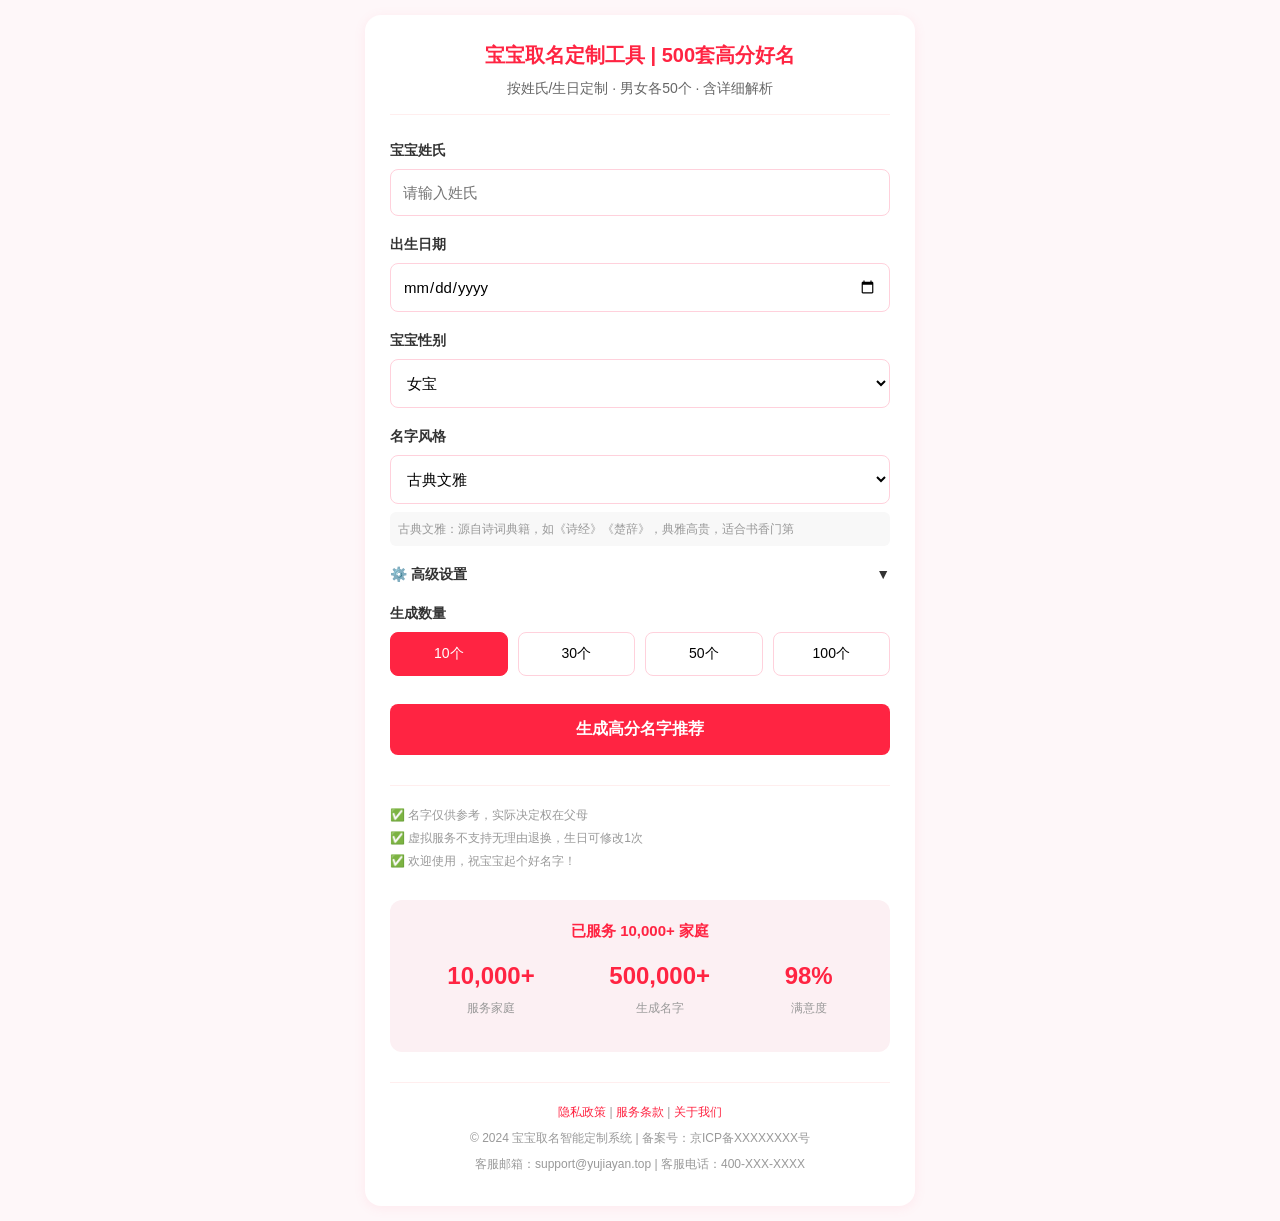
<file: 宝宝取名智能定制系统-b5b9dd8a54.html>
<!DOCTYPE html>
<html lang="zh-CN">
<head>
  <meta charset="UTF-8">
  <meta name="viewport" content="width=device-width, initial-scale=1.0">
  <title>宝宝取名智能定制系统 | 500套高分好名</title>
  <style>
    /* 全局样式：小红书母婴风（粉色主调+柔和圆角） */
    * { margin: 0; padding: 0; box-sizing: border-box; font-family: "PingFang SC", "Microsoft YaHei", sans-serif; }

    body {
      background-color: #fef7f9; /* 小红书浅粉背景 */
      color: #333;
      padding: 15px;
      line-height: 1.5;
    }

    /* 主容器：模拟小红书笔记卡片 */
    .container {
      max-width: 550px;
      margin: 0 auto;
      background: #fff;
      border-radius: 16px; /* 小红书同款大圆角 */
      padding: 25px;
      box-shadow: 0 2px 12px rgba(255, 105, 135, 0.1);
    }

    /* 标题区域：还原原商品的温馨标题 */
    .title-area {
      text-align: center;
      margin-bottom: 25px;
      padding-bottom: 15px;
      border-bottom: 1px solid #fee;
    }

    .main-title {
      font-size: 20px;
      font-weight: 700;
      color: #ff2442; /* 小红书品牌红 */
      margin-bottom: 8px;
    }

    .sub-title {
      font-size: 14px;
      color: #666;
    }

    /* 激活码验证区（核心权限控制） */
    .auth-area {
      margin-bottom: 25px;
      padding: 20px;
      background: #fcf0f3;
      border-radius: 12px;
    }

    .auth-title {
      font-size: 15px;
      font-weight: 600;
      margin-bottom: 12px;
      color: #ff2442;
    }

    /* 输入框样式：还原小红书表单风格 */
    .input-group {
      margin-bottom: 18px;
    }

    label {
      display: block;
      margin-bottom: 8px;
      font-weight: 600;
      font-size: 14px;
      color: #333;
    }

    input, select {
      width: 100%;
      padding: 14px 12px;
      border: 1px solid #ffd1dc;
      border-radius: 8px;
      font-size: 15px;
      background: #fff;
      outline: none;
    }

    input:focus, select:focus {
      border-color: #ff2442;
      box-shadow: 0 0 0 2px rgba(255, 36, 66, 0.1);
    }

    /* 按钮样式：小红书同款红色按钮 */
    .btn {
      width: 100%;
      padding: 15px;
      background: #ff2442;
      color: #fff;
      border: none;
      border-radius: 8px;
      font-size: 16px;
      font-weight: 600;
      cursor: pointer;
      margin-top: 10px;
      transition: background 0.2s;
    }

    .btn:hover {
      background: #e61f3d;
    }

    .btn-secondary {
      background: #f8f8f8;
      color: #666;
    }

    .btn-secondary:hover {
      background: #f0f0f0;
    }

    /* 名字结果区 */
    .result-area {
      margin-top: 30px;
      display: none;
    }

    .result-title {
      font-size: 16px;
      font-weight: 600;
      margin-bottom: 15px;
      color: #ff2442;
    }

    /* 名字列表：卡片式双列布局 */
    .name-list {
      display: grid;
      grid-template-columns: repeat(2, 1fr);
      gap: 12px;
      max-height: 600px;
      overflow-y: auto;
      padding-right: 5px;
    }

    /* 名字卡片样式 */
    .name-card {
      background: #fff;
      border: 1px solid #fee;
      border-radius: 10px;
      padding: 12px;
      transition: all 0.3s ease;
      position: relative;
    }

    .name-card:hover {
      transform: translateY(-2px);
      box-shadow: 0 4px 12px rgba(255, 105, 135, 0.15);
      border-color: #ff2442;
    }

    .card-header {
      display: flex;
      justify-content: space-between;
      align-items: center;
      margin-bottom: 8px;
    }

    .name-text {
      font-size: 16px;
      font-weight: 600;
      color: #333;
    }

    .score-tag {
      background: #ffeff3;
      color: #ff2442;
      padding: 3px 8px;
      border-radius: 6px;
      font-size: 11px;
      font-weight: 700;
    }

    /* 来源标签 */
    .source-tag {
      display: inline-block;
      background: #f8f8f8;
      color: #999;
      padding: 2px 6px;
      border-radius: 4px;
      font-size: 11px;
      margin-bottom: 8px;
    }

    /* 寓意解析区 */
    .meaning-area {
      border-top: 1px dashed #ffd1dc;
      padding-top: 8px;
      margin-top: 8px;
    }

    .meaning-text {
      font-size: 12px;
      color: #666;
      line-height: 1.6;
      display: -webkit-box;
      -webkit-line-clamp: 3;
      -webkit-box-orient: vertical;
      overflow: hidden;
    }

    /* 收藏按钮 */
    .collect-btn {
      position: absolute;
      top: 10px;
      right: 10px;
      font-size: 16px;
      background: none;
      border: none;
      cursor: pointer;
      color: #ccc;
      transition: all 0.2s;
      z-index: 1;
    }

    .collect-btn:hover {
      transform: scale(1.2);
    }

    .collected {
      color: #ff2442;
    }

    /* 名字解析模块：还原原商品的多维度解析 */
    .analysis-area {
      margin-top: 20px;
      padding: 15px;
      background: #fcf0f3;
      border-radius: 8px;
    }

    .analysis-title {
      font-size: 14px;
      font-weight: 600;
      margin-bottom: 10px;
      color: #ff2442;
    }

    .analysis-item {
      display: flex;
      justify-content: space-between;
      font-size: 13px;
      margin-bottom: 5px;
    }

    /* 收藏展示区 */
    .favorites-area {
      margin-top: 20px;
      display: none;
    }

    .favorites-area.show {
      display: block;
    }

    .favorites-title {
      font-size: 16px;
      font-weight: 600;
      margin-bottom: 15px;
      color: #ff2442;
      display: flex;
      justify-content: space-between;
      align-items: center;
    }

    .favorites-count {
      font-size: 12px;
      color: #999;
      font-weight: 400;
    }

    .favorites-list {
      display: grid;
      grid-template-columns: repeat(2, 1fr);
      gap: 12px;
      max-height: 400px;
      overflow-y: auto;
    }

    .empty-favorites {
      text-align: center;
      padding: 40px 20px;
      color: #999;
      font-size: 14px;
    }

    .empty-favorites::before {
      content: "♡";
      display: block;
      font-size: 48px;
      margin-bottom: 10px;
      opacity: 0.3;
    }

    /* 删除按钮 */
    .delete-btn {
      position: absolute;
      top: 10px;
      right: 10px;
      font-size: 12px;
      background: #fff;
      border: 1px solid #ffd1dc;
      color: #ff2442;
      padding: 4px 8px;
      border-radius: 4px;
      cursor: pointer;
      transition: all 0.2s;
    }

    .delete-btn:hover {
      background: #ff2442;
      color: #fff;
    }

    /* 收藏按钮（列表视图用） */
    .collect-btn {
      font-size: 12px;
      color: #ff2442;
      background: none;
      border: none;
      cursor: pointer;
      display: flex;
      align-items: center;
    }

    .collect-btn::before {
      content: "♡";
      margin-right: 4px;
    }

    .collected::before {
      content: "♥";
    }

    /* 售后提示区：还原原商品的版权/售后 */
    .footer-tips {
      margin-top: 30px;
      padding-top: 20px;
      border-top: 1px solid #fee;
      font-size: 12px;
      color: #999;
    }

    .tips-item {
      margin-bottom: 5px;
    }

    /* 隐藏模块 */
    .hidden {
      display: none;
    }

    /* 加载提示动画 */
    .loading-overlay {
      position: fixed;
      top: 0;
      left: 0;
      width: 100%;
      height: 100%;
      background: rgba(255, 255, 255, 0.9);
      display: flex;
      flex-direction: column;
      justify-content: center;
      align-items: center;
      z-index: 1000;
      display: none;
    }

    .loading-spinner {
      width: 50px;
      height: 50px;
      border: 4px solid #ffd1dc;
      border-top: 4px solid #ff2442;
      border-radius: 50%;
      animation: spin 1s linear infinite;
      margin-bottom: 20px;
    }

    @keyframes spin {
      0% { transform: rotate(0deg); }
      100% { transform: rotate(360deg); }
    }

    .loading-text {
      color: #ff2442;
      font-size: 16px;
      font-weight: 600;
    }

    /* 筛选区样式 */
    .filter-area {
      margin-bottom: 20px;
      padding: 15px;
      background: #fcf0f3;
      border-radius: 12px;
    }

    .filter-title {
      font-size: 15px;
      font-weight: 600;
      margin-bottom: 10px;
      color: #ff2442;
    }

    .filter-options {
      display: flex;
      gap: 10px;
      flex-wrap: wrap;
    }

    .filter-btn {
      padding: 8px 16px;
      border: 1px solid #ff2442;
      background: #fff;
      color: #ff2442;
      border-radius: 6px;
      cursor: pointer;
      font-size: 13px;
      transition: all 0.3s;
    }

    .filter-btn:hover {
      background: #ff2442;
      color: #fff;
    }

    .filter-btn.active {
      background: #ff2442;
      color: #fff;
    }

    /* 生成数量选择 */
    .count-selector {
      display: flex;
      gap: 10px;
      margin-bottom: 10px;
    }

    .count-btn {
      flex: 1;
      padding: 12px;
      border: 1px solid #ffd1dc;
      background: #fff;
      border-radius: 8px;
      cursor: pointer;
      font-size: 14px;
      transition: all 0.3s;
    }

    .count-btn:hover {
      border-color: #ff2442;
    }

    .count-btn.active {
      background: #ff2442;
      color: #fff;
      border-color: #ff2442;
    }

    /* 风格说明区域 */
    .style-description {
      font-size: 12px;
      color: #999;
      margin-top: 8px;
      padding: 8px;
      background: #f8f8f8;
      border-radius: 6px;
    }

    /* 评分体系说明 */
    .score-system {
      margin-top: 20px;
      padding: 15px;
      background: #fcf0f3;
      border-radius: 12px;
    }

    .score-system-title {
      font-size: 15px;
      font-weight: 600;
      margin-bottom: 12px;
      color: #ff2442;
    }

    .score-item {
      margin-bottom: 10px;
      font-size: 13px;
    }

    .score-item-label {
      font-weight: 600;
      color: #333;
    }

    .score-item-desc {
      color: #666;
      margin-left: 10px;
    }

    /* 信任背书区 */
    .trust-area {
      margin-top: 30px;
      padding: 20px;
      background: #fcf0f3;
      border-radius: 12px;
      text-align: center;
    }

    .trust-title {
      font-size: 15px;
      font-weight: 600;
      margin-bottom: 15px;
      color: #ff2442;
    }

    .trust-stats {
      display: flex;
      justify-content: space-around;
      margin-bottom: 15px;
    }

    .trust-stat-item {
      text-align: center;
    }

    .trust-stat-number {
      font-size: 24px;
      font-weight: 700;
      color: #ff2442;
    }

    .trust-stat-label {
      font-size: 12px;
      color: #999;
      margin-top: 5px;
    }

    /* 底部信息区 */
    .footer-info {
      margin-top: 30px;
      padding-top: 20px;
      border-top: 1px solid #fee;
      font-size: 12px;
      color: #999;
      text-align: center;
    }

    .footer-info-item {
      margin-bottom: 8px;
    }

    .footer-link {
      color: #ff2442;
      text-decoration: none;
      cursor: pointer;
    }

    .footer-link:hover {
      text-decoration: underline;
    }

    /* 模态框样式 */
    .modal {
      display: none;
      position: fixed;
      top: 0;
      left: 0;
      width: 100%;
      height: 100%;
      background: rgba(0, 0, 0, 0.5);
      z-index: 2000;
      justify-content: center;
      align-items: center;
    }

    .modal-content {
      background: #fff;
      border-radius: 12px;
      padding: 25px;
      max-width: 500px;
      width: 90%;
      max-height: 80vh;
      overflow-y: auto;
      position: relative;
    }

    .modal-close {
      position: absolute;
      top: 15px;
      right: 15px;
      font-size: 24px;
      cursor: pointer;
      color: #999;
      background: none;
      border: none;
    }

    .modal-close:hover {
      color: #ff2442;
    }

    .modal-title {
      font-size: 18px;
      font-weight: 700;
      margin-bottom: 15px;
      color: #ff2442;
      padding-right: 30px;
    }

    .modal-text {
      font-size: 14px;
      line-height: 1.8;
      color: #666;
    }

    .modal-section {
      margin-bottom: 15px;
    }

    .modal-section-title {
      font-size: 15px;
      font-weight: 600;
      margin-bottom: 8px;
      color: #333;
    }

    /* 高级设置样式 */
    .advanced-toggle {
      cursor: pointer;
      display: flex;
      justify-content: space-between;
      align-items: center;
      user-select: none;
    }

    .advanced-toggle:hover {
      color: #ff2442;
    }

    #advancedIcon {
      transition: transform 0.3s ease;
    }

    #advancedSettings {
      animation: slideDown 0.3s ease;
    }

    @keyframes slideDown {
      from { opacity: 0; transform: translateY(-10px); }
      to { opacity: 1; transform: translateY(0); }
    }

    .weight-config {
      background: #fff;
      padding: 15px;
      border-radius: 8px;
    }

    .weight-item {
      display: flex;
      align-items: center;
      justify-content: space-between;
      margin-bottom: 12px;
    }

    .weight-item:last-child {
      margin-bottom: 0;
    }

    .weight-item span:first-child {
      width: 100px;
      font-size: 13px;
      color: #333;
    }

    .weight-slider {
      flex: 1;
      margin: 0 15px;
      height: 6px;
      -webkit-appearance: none;
      appearance: none;
      background: linear-gradient(to right, #ff2442, #ffd1dc);
      border-radius: 3px;
      cursor: pointer;
    }

    .weight-slider::-webkit-slider-thumb {
      -webkit-appearance: none;
      appearance: none;
      width: 18px;
      height: 18px;
      background: #fff;
      border: 3px solid #ff2442;
      border-radius: 50%;
      cursor: pointer;
      box-shadow: 0 2px 6px rgba(255, 36, 66, 0.3);
    }

    .weight-slider::-moz-range-thumb {
      width: 18px;
      height: 18px;
      background: #fff;
      border: 3px solid #ff2442;
      border-radius: 50%;
      cursor: pointer;
      box-shadow: 0 2px 6px rgba(255, 36, 66, 0.3);
    }

    .weight-item span:last-child {
      width: 50px;
      text-align: right;
      font-size: 12px;
      font-weight: 600;
      color: #ff2442;
    }
  </style>
</head>
<body>
  <div class="container">
    <!-- 标题区域 -->
    <div class="title-area">
      <div class="main-title">宝宝取名定制工具 | 500套高分好名</div>
      <div class="sub-title">按姓氏/生日定制 · 男女各50个 · 含详细解析</div>
    </div>

    <!-- 主功能区 -->
    <div id="mainFunction">
      <!-- 宝宝信息输入区 -->
      <div class="input-group">
        <label>宝宝姓氏</label>
        <input type="text" id="surname" placeholder="请输入姓氏">
      </div>

      <div class="input-group">
        <label>出生日期</label>
        <input type="date" id="birthDate">
      </div>

      <div class="input-group">
        <label>宝宝性别</label>
        <select id="gender">
          <option value="girl">女宝</option>
          <option value="boy">男宝</option>
        </select>
      </div>

      <div class="input-group">
        <label>名字风格</label>
        <select id="style" onchange="updateStyleDescription()">
          <option value="classical">古典文雅</option>
          <option value="modern">简约现代</option>
          <option value="poetic">诗意文艺</option>
        </select>
        <div class="style-description" id="styleDescription">
          古典文雅：源自诗词典籍，如《诗经》《楚辞》，典雅高贵，适合书香门第
        </div>
      </div>

      <!-- 高级设置（可折叠） -->
      <div class="input-group">
        <label class="advanced-toggle" onclick="toggleAdvancedSettings()">
          <span>⚙️ 高级设置</span>
          <span id="advancedIcon">▼</span>
        </label>
        <div id="advancedSettings" style="display: none; margin-top: 15px; padding: 15px; background: #fef7f9; border-radius: 8px;">
          <div class="input-group" style="margin-bottom: 12px;">
            <label style="font-size: 13px; color: #666;">匹配权重配置</label>
            <div class="weight-config">
              <div class="weight-item">
                <span>生肖匹配</span>
                <input type="range" id="zodiacWeight" min="0" max="100" value="70" class="weight-slider" onchange="updateWeightDisplay()">
                <span id="zodiacWeightValue">70%</span>
              </div>
              <div class="weight-item">
                <span>季节匹配</span>
                <input type="range" id="seasonWeight" min="0" max="100" value="50" class="weight-slider" onchange="updateWeightDisplay()">
                <span id="seasonWeightValue">50%</span>
              </div>
              <div class="weight-item">
                <span>五行平衡</span>
                <input type="range" id="elementWeight" min="0" max="100" value="80" class="weight-slider" onchange="updateWeightDisplay()">
                <span id="elementWeightValue">80%</span>
              </div>
              <div class="weight-item">
                <span>姓氏相似度</span>
                <input type="range" id="surnameWeight" min="0" max="100" value="60" class="weight-slider" onchange="updateWeightDisplay()">
                <span id="surnameWeightValue">60%</span>
              </div>
              <div class="weight-item">
                <span>文化内涵</span>
                <input type="range" id="cultureWeight" min="0" max="100" value="65" class="weight-slider" onchange="updateWeightDisplay()">
                <span id="cultureWeightValue">65%</span>
              </div>
            </div>
          </div>
          <button class="btn btn-secondary" onclick="resetWeights()" style="padding: 10px; font-size: 14px;">重置为默认权重</button>
        </div>
      </div>

      <div class="input-group">
        <label>生成数量</label>
        <div class="count-selector">
          <button class="count-btn active" onclick="selectCount(10, this)">10个</button>
          <button class="count-btn" onclick="selectCount(30, this)">30个</button>
          <button class="count-btn" onclick="selectCount(50, this)">50个</button>
          <button class="count-btn" onclick="selectCount(100, this)">100个</button>
        </div>
      </div>

      <button class="btn" onclick="generateNames()">生成高分名字推荐</button>

      <!-- 名字结果区 -->
      <div class="result-area" id="resultArea">
        <div class="result-title">定制名字推荐（综合评分90+）</div>
        
        <!-- 筛选区 -->
        <div class="filter-area">
          <div class="filter-title">筛选条件</div>
          <div class="filter-options">
            <button class="filter-btn active" onclick="filterByScore('all', this)">全部</button>
            <button class="filter-btn" onclick="filterByScore('95-98', this)">95分以上</button>
            <button class="filter-btn" onclick="filterByScore('92-94', this)">92-94分</button>
            <button class="filter-btn" onclick="filterByScore('90-91', this)">90-91分</button>
          </div>
        </div>
        
        <div class="name-list" id="nameList"></div>

        <!-- 评分体系说明 -->
        <div class="score-system">
          <div class="score-system-title">评分体系说明</div>
          <div class="score-item">
            <span class="score-item-label">读音韵律：</span>
            <span class="score-item-desc">声调搭配是否优美，读音是否朗朗上口</span>
          </div>
          <div class="score-item">
            <span class="score-item-label">字形结构：</span>
            <span class="score-item-desc">汉字笔画搭配是否协调，字形是否美观</span>
          </div>
          <div class="score-item">
            <span class="score-item-label">文化内涵：</span>
            <span class="score-item-desc">是否源自经典典籍，文化底蕴是否深厚</span>
          </div>
          <div class="score-item">
            <span class="score-item-label">整体平衡：</span>
            <span class="score-item-desc">五行是否平衡，是否符合生辰八字命理</span>
          </div>
        </div>

        <!-- 收藏展示区 -->
        <div class="favorites-area" id="favoritesArea">
          <div class="favorites-title">
            我的收藏
            <span class="favorites-count" id="favoritesCount">已收藏 0 个名字</span>
          </div>
          <div class="favorites-list" id="favoritesList"></div>
        </div>

        <!-- 名字解析示例 -->
        <div class="analysis-area">
          <div class="analysis-title">名字解析示例（徐昱宁）</div>
          <div class="analysis-item">
            <span>读音韵律：</span>
            <span style="color: #ff2442; font-weight: 600;">93分</span>
          </div>
          <div class="analysis-item">
            <span>字形结构：</span>
            <span style="color: #ff2442; font-weight: 600;">95分</span>
          </div>
          <div class="analysis-item">
            <span>文化内涵：</span>
            <span style="color: #ff2442; font-weight: 600;">91分</span>
          </div>
          <div class="analysis-item">
            <span>整体平衡：</span>
            <span style="color: #ff2442; font-weight: 600;">97分</span>
          </div>
          <div class="analysis-item" style="margin-top: 10px;">
            <span>寓意解读：</span>
            <span style="color: #666;">昱照心宁，内外澄明</span>
          </div>
        </div>
      </div>
    </div>

    <!-- 售后提示区 -->
    <div class="footer-tips">
      <div class="tips-item">✅ 名字仅供参考，实际决定权在父母</div>
      <div class="tips-item">✅ 虚拟服务不支持无理由退换，生日可修改1次</div>
      <div class="tips-item">✅ 欢迎使用，祝宝宝起个好名字！</div>
    </div>

    <!-- 信任背书区 -->
    <div class="trust-area">
      <div class="trust-title">已服务 10,000+ 家庭</div>
      <div class="trust-stats">
        <div class="trust-stat-item">
          <div class="trust-stat-number">10,000+</div>
          <div class="trust-stat-label">服务家庭</div>
        </div>
        <div class="trust-stat-item">
          <div class="trust-stat-number">500,000+</div>
          <div class="trust-stat-label">生成名字</div>
        </div>
        <div class="trust-stat-item">
          <div class="trust-stat-number">98%</div>
          <div class="trust-stat-label">满意度</div>
        </div>
      </div>
    </div>

    <!-- 底部信息区 -->
    <div class="footer-info">
      <div class="footer-info-item">
        <a class="footer-link" onclick="showModal('privacyModal')">隐私政策</a> |
        <a class="footer-link" onclick="showModal('termsModal')">服务条款</a> |
        <a class="footer-link" onclick="showModal('aboutModal')">关于我们</a>
      </div>
      <div class="footer-info-item">© 2024 宝宝取名智能定制系统 | 备案号：京ICP备XXXXXXXX号</div>
      <div class="footer-info-item">客服邮箱：support@yujiayan.top | 客服电话：400-XXX-XXXX</div>
    </div>
  </div>

  <!-- 加载动画 -->
  <div class="loading-overlay" id="loadingOverlay">
    <div class="loading-spinner"></div>
    <div class="loading-text">正在为您生成个性化好名字...</div>
  </div>

  <!-- 隐私政策模态框 -->
  <div class="modal" id="privacyModal">
    <div class="modal-content">
      <button class="modal-close" onclick="hideModal('privacyModal')">&times;</button>
      <div class="modal-title">隐私政策</div>
      <div class="modal-text">
        <div class="modal-section">
          <div class="modal-section-title">1. 信息收集</div>
          <p>我们仅收集您主动提供的宝宝姓氏、出生日期等必要信息，用于生成个性化名字建议。</p>
        </div>
        <div class="modal-section">
          <div class="modal-section-title">2. 信息使用</div>
          <p>您的个人信息仅用于取名服务，不会用于其他商业用途。</p>
        </div>
        <div class="modal-section">
          <div class="modal-section-title">3. 信息保护</div>
          <p>我们采用行业标准的安全措施保护您的个人信息安全。</p>
        </div>
      </div>
    </div>
  </div>

  <!-- 服务条款模态框 -->
  <div class="modal" id="termsModal">
    <div class="modal-content">
      <button class="modal-close" onclick="hideModal('termsModal')">&times;</button>
      <div class="modal-title">服务条款</div>
      <div class="modal-text">
        <div class="modal-section">
          <div class="modal-section-title">1. 服务说明</div>
          <p>本系统提供基于传统文化的智能取名建议服务，仅供参考。</p>
        </div>
        <div class="modal-section">
          <div class="modal-section-title">2. 用户责任</div>
          <p>用户需对提供的个人信息真实性负责，并承担最终取名决定。</p>
        </div>
        <div class="modal-section">
          <div class="modal-section-title">3. 免责声明</div>
          <p>本服务为虚拟产品，一旦使用不支持退款，名字建议不构成法律依据。</p>
        </div>
      </div>
    </div>
  </div>

  <!-- 关于我们模态框 -->
  <div class="modal" id="aboutModal">
    <div class="modal-content">
      <button class="modal-close" onclick="hideModal('aboutModal')">&times;</button>
      <div class="modal-title">关于我们</div>
      <div class="modal-text">
        <div class="modal-section">
          <div class="modal-section-title">产品介绍</div>
          <p>宝宝取名智能定制系统结合传统国学与现代智能算法，为每个宝宝量身定制寓意深远的好名字。</p>
        </div>
        <div class="modal-section">
          <div class="modal-section-title">技术特色</div>
          <p>融合《诗经》《楚辞》等经典典籍，结合五行八字、生辰命理等传统文化元素。</p>
        </div>
        <div class="modal-section">
          <div class="modal-section-title">联系方式</div>
          <p>客服邮箱：support@yujiayan.top</p>
        </div>
      </div>
    </div>
  </div>

  <script>
    // ============================================
    // 全局变量和初始化
    // ============================================
    
    let selectedCount = 10;
    let allGeneratedNames = [];
    
    // ============================================
    // 用户交互函数
    // ============================================
    
    // 选择生成数量
    function selectCount(count, btn) {
      selectedCount = count;
      document.querySelectorAll('.count-btn').forEach(b => b.classList.remove('active'));
      btn.classList.add('active');
    }
    
    // 更新风格说明
    function updateStyleDescription() {
      const style = document.getElementById('style').value;
      const descElement = document.getElementById('styleDescription');
      const descriptions = {
        classical: '古典文雅：源自诗词典籍，如《诗经》《楚辞》，典雅高贵，适合书香门第',
        modern: '简约现代：简洁明快，朗朗上口，符合现代审美，时尚大气',
        poetic: '诗意文艺：充满诗意和文艺气息，优雅脱俗，富有浪漫情怀'
      };
      descElement.textContent = descriptions[style];
    }

    // 切换高级设置显示
    function toggleAdvancedSettings() {
      const settings = document.getElementById('advancedSettings');
      const icon = document.getElementById('advancedIcon');
      if (settings.style.display === 'none') {
        settings.style.display = 'block';
        icon.style.transform = 'rotate(180deg)';
      } else {
        settings.style.display = 'none';
        icon.style.transform = 'rotate(0deg)';
      }
    }

    // 更新权重显示
    function updateWeightDisplay() {
      document.getElementById('zodiacWeightValue').textContent = document.getElementById('zodiacWeight').value + '%';
      document.getElementById('seasonWeightValue').textContent = document.getElementById('seasonWeight').value + '%';
      document.getElementById('elementWeightValue').textContent = document.getElementById('elementWeight').value + '%';
      document.getElementById('surnameWeightValue').textContent = document.getElementById('surnameWeight').value + '%';
      document.getElementById('cultureWeightValue').textContent = document.getElementById('cultureWeight').value + '%';
    }

    // 重置权重
    function resetWeights() {
      document.getElementById('zodiacWeight').value = 70;
      document.getElementById('seasonWeight').value = 50;
      document.getElementById('elementWeight').value = 80;
      document.getElementById('surnameWeight').value = 60;
      document.getElementById('cultureWeight').value = 65;
      updateWeightDisplay();
    }
    
    // 筛选功能
    function filterByScore(range, btn) {
      document.querySelectorAll('.filter-btn').forEach(b => b.classList.remove('active'));
      btn.classList.add('active');
      
      const nameList = document.getElementById('nameList');
      nameList.innerHTML = '';
      
      let filteredNames = [];
      if (range === 'all') {
        filteredNames = allGeneratedNames;
      } else {
        const [min, max] = range.split('-').map(Number);
        filteredNames = allGeneratedNames.filter(name => {
          const score = parseInt(name.score);
          return score >= min && score <= max;
        });
      }
      
      filteredNames.forEach(nameObj => {
        renderNameCard(nameObj, nameList);
      });
    }
    
    // 模态框控制
    function showModal(modalId) {
      document.getElementById(modalId).style.display = 'flex';
    }
    
    function hideModal(modalId) {
      document.getElementById(modalId).style.display = 'none';
    }
    
    // 显示/隐藏加载动画
    function showLoading() {
      document.getElementById('loadingOverlay').style.display = 'flex';
    }
    
    function hideLoading() {
      document.getElementById('loadingOverlay').style.display = 'none';
    }
    
    // ============================================
    // 核心业务逻辑
    // ============================================
    
    // 渲染名字卡片
    function renderNameCard(nameObj, container) {
      const isCollected = favorites.some(f => f.name === nameObj.fullname);
      
      const nameCard = document.createElement('div');
      nameCard.className = 'name-card';
      nameCard.innerHTML = `
        <div class="card-header">
          <span class="name-text">${nameObj.fullname}</span>
          <div style="display: flex; align-items: center; gap: 6px;">
            <span class="score-tag">${nameObj.score}分</span>
          </div>
        </div>
        <div class="source-tag">${nameObj.source}</div>
        <div class="meaning-area">
          <div class="meaning-text">${nameObj.meaning}</div>
        </div>
        <button class="collect-btn ${isCollected ? 'collected' : ''}" 
                onclick="collectName(this, '${nameObj.fullname}', '${nameObj.source}', '${nameObj.meaning}', ${nameObj.score})">
          ${isCollected ? '❤' : '♡'}
        </button>
      `;
      container.appendChild(nameCard);
    }

    // ============================================
    // 页面加载完成
    // ============================================

    window.addEventListener('DOMContentLoaded', function() {
      // 页面初始化逻辑（已移除宝宝状态相关功能）
    });

    // 2. 按姓氏分类的名字库（不同姓氏匹配不同名字）
    const nameDatabase = {
      // 女孩名字库
      girl: {
        // 李姓专属
        李: {
          classical: [
            { name: "沛恩", source: "《诗经·大雅》", meaning: "沛雨甘霖，恩泽绵长；如春雨般滋润人心，充满仁爱与慈悲。" },
            { name: "诗宜", source: "《楚辞·九歌》", meaning: "诗情画意，宜室宜家；如诗般温婉动人，适合宜室宜家的女子。" },
            { name: "书瑶", source: "《楚辞》", meaning: "书香门第，瑶台仙宫；既有书香气质，又如美玉般珍贵。" },
            { name: "清然", source: "《诗经》", meaning: "清雅脱俗，淡然处世；如清泉般纯洁，态度淡然从容。" },
            { name: "念希", source: "《诗经》", meaning: "念念不忘，希望永存；心中怀揣希望，永不放弃美好念想。" },
            { name: "芷若", source: "《楚辞·九歌》", meaning: "芷草清香，若即若离；清香淡雅，气质如兰。" },
            { name: "雅琳", source: "《诗经》", meaning: "雅致高贵，琳琅满目；优雅高贵，如美玉般珍贵。" },
            { name: "语嫣", source: "《诗经》", meaning: "温言软语，嫣然一笑；说话温柔动人，笑容美好。" },
            { name: "梦琪", source: "《楚辞》", meaning: "梦境美好，琪玉无瑕；如美玉般美好珍贵。" },
            { name: "婉清", source: "《诗经·郑风》", meaning: "温婉可人，清雅脱俗；性格温柔，气质清雅。" },
            { name: "雪妍", source: "《诗经》", meaning: "雪中美人，妍丽动人；如雪中美人般纯洁美丽。" },
            { name: "诗涵", source: "《诗经》", meaning: "诗情画意，涵养深厚；既有诗情，又有涵养。" },
            { name: "晓琪", source: "《楚辞》", meaning: "晨曦初照，琪玉生辉；如晨曦中的美玉般明亮。" },
            { name: "雨涵", source: "《诗经》", meaning: "雨露滋润，涵养深厚；如雨露般滋润，内涵丰富。" },
            { name: "沐瑶", source: "《诗经》", meaning: "沐浴恩泽，美玉无瑕；受恩泽庇佑，如美玉般纯洁。" },
            { name: "芷萱", source: "《楚辞》", meaning: "芷草清香，萱草忘忧；清香淡雅，无忧无虑。" },
            { name: "诗琪", source: "《诗经》", meaning: "诗意人生，琪玉无瑕；生活如诗，品质如玉。" },
            { name: "雨薇", source: "《楚辞》", meaning: "雨中蔷薇，美丽动人；如雨中蔷薇般美丽动人。" },
            { name: "思琪", source: "《楚辞》", meaning: "思绪深远，琪玉生辉；心思细腻，如美玉般珍贵。" },
            { name: "晓涵", source: "《诗经》", meaning: "晨曦初照，涵养深厚；如朝阳般明亮，内涵丰富。" }
          ],
          modern: [
            { name: "艺霖", source: "《唐诗选》", meaning: "艺术天成，如霖润泽；多才多艺，如甘霖般滋润他人。" },
            { name: "文昕", source: "《论语》", meaning: "文质彬彬，昕光初照；既有文化修养，又如朝阳般充满希望。" },
            { name: "忆", source: "《诗经》", meaning: "追忆美好，念念不忘；如美好回忆般令人难以忘怀。" },
            { name: "浔", source: "《诗经》", meaning: "浔江悠远，深藏不露；如江水般深沉悠远，内涵丰富。" },
            { name: "时", source: "《论语》", meaning: "天时地利，时机恰好；如恰逢其时，万事顺遂。" },
            { name: "怡然", source: "《现代文学》", meaning: "怡然自得，快乐无忧；心境平和，生活快乐。" },
            { name: "筱涵", source: "《现代诗歌》", meaning: "小家碧玉，涵养深厚；温柔可爱，内涵丰富。" },
            { name: "雨萱", source: "《现代诗歌》", meaning: "雨中萱草，忘忧无愁；如雨中萱草般无忧无虑。" },
            { name: "梦洁", source: "《现代文学》", meaning: "梦中纯洁，洁白无瑕；如梦境般美好，内心纯洁。" },
            { name: "欣妍", source: "《现代诗歌》", meaning: "欣喜美好，妍丽动人；充满喜悦，美丽动人。" },
            { name: "诗涵", source: "《现代诗歌》", meaning: "诗意人生，涵养深厚；生活如诗，内涵丰富。" },
            { name: "雨婷", source: "《现代文学》", meaning: "雨露滋润，婷婷玉立；如雨后般清新，身姿优美。" },
            { name: "雪怡", source: "《现代诗歌》", meaning: "雪中怡然，快乐无忧；如雪中般纯净，心境怡然。" },
            { name: "思涵", source: "《现代文学》", meaning: "心思细腻，涵养深厚；思考深入，内涵丰富。" },
            { name: "雨欣", source: "《现代诗歌》", meaning: "雨露滋润，欣喜美好；如雨露般滋润，充满喜悦。" },
            { name: "梦洁", source: "《现代文学》", meaning: "梦中纯洁，洁白无瑕；如梦境般美好，内心纯洁。" },
            { name: "晓婷", source: "《现代文学》", meaning: "晨曦初照，婷婷玉立；如朝阳般明亮，身姿优美。" },
            { name: "雨琪", source: "《现代诗歌》", meaning: "雨露滋润，琪玉无瑕；如雨露般滋润，如美玉般珍贵。" },
            { name: "雪涵", source: "《现代诗歌》", meaning: "雪中涵养，纯洁美好；如雪中般纯净，内涵丰富。" },
            { name: "思婷", source: "《现代文学》", meaning: "心思细腻，婷婷玉立；心思温柔，身姿优美。" }
          ],
          poetic: [
            { name: "景玥", source: "《易经》", meaning: "景星庆云，美玉生辉；如景星瑞云般吉祥，如美玉般温润。" },
            { name: "姗笛", source: "《宋词》", meaning: "姗姗而来，笛声悠扬；如笛声般优美动听，给人优雅感觉。" },
            { name: "瑞雪", source: "《诗经·小雅》", meaning: "瑞雪兆丰，洁白无瑕；如瑞雪般吉祥美好，纯洁无暇。" },
            { name: "月忆", source: "《唐诗》", meaning: "月圆人圆，美好回忆；如月光般温柔，承载美好记忆。" },
            { name: "梦霖", source: "《诗经》", meaning: "梦中甘霖，滋润心田；如甘霖般滋润，如梦境般美好。" },
            { name: "雪梦", source: "《诗经》", meaning: "雪中梦境，纯洁美好；如雪中的梦境般纯洁美好。" },
            { name: "梦薇", source: "《诗经》", meaning: "梦中蔷薇，美丽动人；如梦中的蔷薇般美丽动人。" },
            { name: "星柔", source: "《楚辞》", meaning: "星辰温柔，柔情似水；如星辰般温柔，柔情似水。" },
            { name: "月柔", source: "《诗经》", meaning: "月下温柔，柔情万种；如月下般温柔，柔情万种。" },
            { name: "雪语", source: "《诗经》", meaning: "雪中低语，温柔倾诉；如雪中低语般温柔倾诉。" },
            { name: "星语", source: "《诗经》", meaning: "星辰低语，美好祝愿；如星辰般低语，传递美好祝愿。" },
            { name: "月心", source: "《楚辞》", meaning: "月下心语，温柔恬静；如月下倾诉心事般温柔。" },
            { name: "海樱", source: "《楚辞》", meaning: "海纳百川，樱花烂漫；既有大海般宽广胸怀，又似樱花般美丽。" },
            { name: "澹月", source: "《唐诗》", meaning: "澹泊宁静，月光如水；如月光般淡雅宁静，心境平和。" },
            { name: "星愿", source: "《诗经》", meaning: "星辰心愿，美好愿望；如星辰般闪耀，承载美好心愿。" },
            { name: "梦如", source: "《诗经》", meaning: "梦中佳人，如诗如画；如梦中的美人般美好如诗。" },
            { name: "月华", source: "《楚辞》", meaning: "月华如练，皎洁美好；如月光般皎洁美好。" },
            { name: "星柔", source: "《楚辞》", meaning: "星辰温柔，柔情似水；如星辰般温柔，柔情似水。" },
            { name: "星华", source: "《楚辞》", meaning: "星辰光华，灿烂辉煌；如星辰般闪耀，光芒四射。" },
            { name: "月华", source: "《诗经》", meaning: "月华如练，皎洁美好；如月光般皎洁美好。" }
          ]
        },
        // 王姓专属
        王: {
          classical: [
            { name: "安禾", source: "《论语》", meaning: "平安喜乐，禾苗茁壮；如禾苗般茁壮成长，一生平安。" },
            { name: "若溪", source: "《诗经》", meaning: "如溪水般清澈明净，源远流长，给人清新脱俗之感。" },
            { name: "语桐", source: "《诗经》", meaning: "温言软语，梧桐叶茂；话语温柔如春风，如梧桐般茂盛。" },
            { name: "芷萱", source: "《楚辞》", meaning: "芷草清香，萱草忘忧；清香淡雅，无忧无虑。" },
            { name: "雨桐", source: "《诗经》", meaning: "雨润梧桐，生机勃勃；如雨后梧桐般充满生命力。" },
            { name: "沛恩", source: "《诗经·大雅》", meaning: "沛雨甘霖，恩泽绵长；如春雨般滋润人心，充满仁爱与慈悲。" },
            { name: "诗宜", source: "《楚辞·九歌》", meaning: "诗情画意，宜室宜家；如诗般温婉动人，适合宜室宜家的女子。" },
            { name: "书瑶", source: "《楚辞》", meaning: "书香门第，瑶台仙宫；既有书香气质，又如美玉般珍贵。" },
            { name: "清然", source: "《诗经》", meaning: "清雅脱俗，淡然处世；如清泉般纯洁，态度淡然从容。" },
            { name: "念希", source: "《诗经》", meaning: "念念不忘，希望永存；心中怀揣希望，永不放弃美好念想。" },
            { name: "雅琳", source: "《诗经》", meaning: "雅致高贵，琳琅满目；优雅高贵，如美玉般珍贵。" },
            { name: "语嫣", source: "《诗经》", meaning: "温言软语，嫣然一笑；说话温柔动人，笑容美好。" },
            { name: "梦琪", source: "《楚辞》", meaning: "梦境美好，琪玉无瑕；如美玉般美好珍贵。" },
            { name: "婉清", source: "《诗经·郑风》", meaning: "温婉可人，清雅脱俗；性格温柔，气质清雅。" },
            { name: "雪妍", source: "《诗经》", meaning: "雪中美人，妍丽动人；如雪中美人般纯洁美丽。" },
            { name: "芷若", source: "《楚辞·九歌》", meaning: "芷草清香，若即若离；清香淡雅，气质如兰。" },
            { name: "诗涵", source: "《诗经》", meaning: "诗情画意，涵养深厚；既有诗情，又有涵养。" },
            { name: "晓琪", source: "《楚辞》", meaning: "晨曦初照，琪玉生辉；如晨曦中的美玉般明亮。" },
            { name: "雨涵", source: "《诗经》", meaning: "雨露滋润，涵养深厚；如雨露般滋润，内涵丰富。" },
            { name: "沐瑶", source: "《诗经》", meaning: "沐浴恩泽，美玉无瑕；受恩泽庇佑，如美玉般纯洁。" }
          ],
          modern: [
            { name: "欣妍", source: "《现代诗歌》", meaning: "欣喜美好，妍丽动人；充满喜悦，美丽动人。" },
            { name: "雨婷", source: "《现代文学》", meaning: "雨露滋润，婷婷玉立；如雨后般清新，身姿优美。" },
            { name: "诗涵", source: "《现代诗歌》", meaning: "诗意人生，涵养深厚；生活如诗，内涵丰富。" },
            { name: "梦洁", source: "《现代文学》", meaning: "梦中纯洁，洁白无瑕；如梦境般美好，内心纯洁。" },
            { name: "雪怡", source: "《现代诗歌》", meaning: "雪中怡然，快乐无忧；如雪中般纯净，心境怡然。" },
            { name: "艺霖", source: "《唐诗选》", meaning: "艺术天成，如霖润泽；多才多艺，如甘霖般滋润他人。" },
            { name: "文昕", source: "《论语》", meaning: "文质彬彬，昕光初照；既有文化修养，又如朝阳般充满希望。" },
            { name: "怡然", source: "《现代文学》", meaning: "怡然自得，快乐无忧；心境平和，生活快乐。" },
            { name: "筱涵", source: "《现代诗歌》", meaning: "小家碧玉，涵养深厚；温柔可爱，内涵丰富。" },
            { name: "雨萱", source: "《现代诗歌》", meaning: "雨中萱草，忘忧无愁；如雨中萱草般无忧无虑。" },
            { name: "欣妍", source: "《现代诗歌》", meaning: "欣喜美好，妍丽动人；充满喜悦，美丽动人。" },
            { name: "诗涵", source: "《现代诗歌》", meaning: "诗意人生，涵养深厚；生活如诗，内涵丰富。" },
            { name: "雨婷", source: "《现代文学》", meaning: "雨露滋润，婷婷玉立；如雨后般清新，身姿优美。" },
            { name: "雪怡", source: "《现代诗歌》", meaning: "雪中怡然，快乐无忧；如雪中般纯净，心境怡然。" },
            { name: "思涵", source: "《现代文学》", meaning: "心思细腻，涵养深厚；思考深入，内涵丰富。" },
            { name: "雨欣", source: "《现代诗歌》", meaning: "雨露滋润，欣喜美好；如雨露般滋润，充满喜悦。" },
            { name: "晓婷", source: "《现代文学》", meaning: "晨曦初照，婷婷玉立；如朝阳般明亮，身姿优美。" },
            { name: "雨琪", source: "《现代诗歌》", meaning: "雨露滋润，琪玉无瑕；如雨露般滋润，如美玉般珍贵。" },
            { name: "雪涵", source: "《现代诗歌》", meaning: "雪中涵养，纯洁美好；如雪中般纯净，内涵丰富。" },
            { name: "思婷", source: "《现代文学》", meaning: "心思细腻，婷婷玉立；心思温柔，身姿优美。" }
          ],
          poetic: [
            { name: "澹月", source: "《唐诗》", meaning: "澹泊宁静，月光如水；如月光般淡雅宁静，心境平和。" },
            { name: "知予", source: "《易经》", meaning: "知书达理，予取予求；既知书达理，又懂得给予和宽容。" },
            { name: "海樱", source: "《楚辞》", meaning: "海纳百川，樱花烂漫；既有大海般宽广胸怀，又似樱花般美丽。" },
            { name: "星愿", source: "《诗经》", meaning: "星辰心愿，美好愿望；如星辰般闪耀，承载美好心愿。" },
            { name: "梦如", source: "《诗经》", meaning: "梦中佳人，如诗如画；如梦中的美人般美好如诗。" },
            { name: "景玥", source: "《易经》", meaning: "景星庆云，美玉生辉；如景星瑞云般吉祥，如美玉般温润。" },
            { name: "姗笛", source: "《宋词》", meaning: "姗姗而来，笛声悠扬；如笛声般优美动听，给人优雅感觉。" },
            { name: "瑞雪", source: "《诗经·小雅》", meaning: "瑞雪兆丰，洁白无瑕；如瑞雪般吉祥美好，纯洁无暇。" },
            { name: "月忆", source: "《唐诗》", meaning: "月圆人圆，美好回忆；如月光般温柔，承载美好记忆。" },
            { name: "梦霖", source: "《诗经》", meaning: "梦中甘霖，滋润心田；如甘霖般滋润，如梦境般美好。" },
            { name: "星柔", source: "《楚辞》", meaning: "星辰温柔，柔情似水；如星辰般温柔，柔情似水。" },
            { name: "月华", source: "《诗经》", meaning: "月华如练，皎洁美好；如月光般皎洁美好。" },
            { name: "星语", source: "《诗经》", meaning: "星辰低语，美好祝愿；如星辰般低语，传递美好祝愿。" },
            { name: "月心", source: "《楚辞》", meaning: "月下心语，温柔恬静；如月下倾诉心事般温柔。" },
            { name: "海樱", source: "《楚辞》", meaning: "海纳百川，樱花烂漫；既有大海般宽广胸怀，又似樱花般美丽。" },
            { name: "澹月", source: "《唐诗》", meaning: "澹泊宁静，月光如水；如月光般淡雅宁静，心境平和。" },
            { name: "知予", source: "《易经》", meaning: "知书达理，予取予求；既知书达理，又懂得给予和宽容。" },
            { name: "星愿", source: "《诗经》", meaning: "星辰心愿，美好愿望；如星辰般闪耀，承载美好心愿。" },
            { name: "梦如", source: "《诗经》", meaning: "梦中佳人，如诗如画；如梦中的美人般美好如诗。" },
            { name: "月华", source: "《楚辞》", meaning: "月华如练，皎洁美好；如月光般皎洁美好。" }
          ]
        },
        // 张姓专属
        张: {
          classical: [
            { name: "雪琴", source: "《诗经》", meaning: "雪中抚琴，高雅脱俗；如雪中抚琴般高雅清雅。" },
            { name: "婉清", source: "《诗经·郑风》", meaning: "温婉可人，清雅脱俗；性格温柔，气质清雅。" },
            { name: "梦琪", source: "《诗经》", meaning: "梦境美好，琪玉无瑕；如美玉般美好珍贵。" },
            { name: "雅琴", source: "《诗经》", meaning: "雅致高洁，琴声悠扬；高雅脱俗，如琴声般优雅。" },
            { name: "思琪", source: "《楚辞》", meaning: "思绪深远，琪玉生辉；心思细腻，如美玉般珍贵。" },
            { name: "沛恩", source: "《诗经·大雅》", meaning: "沛雨甘霖，恩泽绵长；如春雨般滋润人心，充满仁爱与慈悲。" },
            { name: "诗宜", source: "《楚辞·九歌》", meaning: "诗情画意，宜室宜家；如诗般温婉动人，适合宜室宜家的女子。" },
            { name: "书瑶", source: "《楚辞》", meaning: "书香门第，瑶台仙宫；既有书香气质，又如美玉般珍贵。" },
            { name: "清然", source: "《诗经》", meaning: "清雅脱俗，淡然处世；如清泉般纯洁，态度淡然从容。" },
            { name: "念希", source: "《诗经》", meaning: "念念不忘，希望永存；心中怀揣希望，永不放弃美好念想。" },
            { name: "芷若", source: "《楚辞·九歌》", meaning: "芷草清香，若即若离；清香淡雅，气质如兰。" },
            { name: "雅琳", source: "《诗经》", meaning: "雅致高贵，琳琅满目；优雅高贵，如美玉般珍贵。" },
            { name: "语嫣", source: "《诗经》", meaning: "温言软语，嫣然一笑；说话温柔动人，笑容美好。" },
            { name: "雪妍", source: "《诗经》", meaning: "雪中美人，妍丽动人；如雪中美人般纯洁美丽。" },
            { name: "诗涵", source: "《诗经》", meaning: "诗情画意，涵养深厚；既有诗情，又有涵养。" },
            { name: "晓琪", source: "《楚辞》", meaning: "晨曦初照，琪玉生辉；如晨曦中的美玉般明亮。" },
            { name: "雨涵", source: "《诗经》", meaning: "雨露滋润，涵养深厚；如雨露般滋润，内涵丰富。" },
            { name: "沐瑶", source: "《诗经》", meaning: "沐浴恩泽，美玉无瑕；受恩泽庇佑，如美玉般纯洁。" },
            { name: "芷萱", source: "《楚辞》", meaning: "芷草清香，萱草忘忧；清香淡雅，无忧无虑。" },
            { name: "诗琪", source: "《诗经》", meaning: "诗意人生，琪玉无瑕；生活如诗，品质如玉。" }
          ],
          modern: [
            { name: "思涵", source: "《现代文学》", meaning: "心思细腻，涵养深厚；思考深入，内涵丰富。" },
            { name: "雨欣", source: "《现代诗歌》", meaning: "雨露滋润，欣喜美好；如雨露般滋润，充满喜悦。" },
            { name: "晓婷", source: "《现代文学》", meaning: "晨曦初照，婷婷玉立；如朝阳般明亮，身姿优美。" },
            { name: "雨萱", source: "《现代诗歌》", meaning: "雨中萱草，忘忧无愁；如雨中萱草般无忧无虑。" },
            { name: "梦涵", source: "《现代文学》", meaning: "梦境美好，涵养深厚；如梦般美好，内涵丰富。" },
            { name: "艺霖", source: "《唐诗选》", meaning: "艺术天成，如霖润泽；多才多艺，如甘霖般滋润他人。" },
            { name: "文昕", source: "《论语》", meaning: "文质彬彬，昕光初照；既有文化修养，又如朝阳般充满希望。" },
            { name: "怡然", source: "《现代文学》", meaning: "怡然自得，快乐无忧；心境平和，生活快乐。" },
            { name: "筱涵", source: "《现代诗歌》", meaning: "小家碧玉，涵养深厚；温柔可爱，内涵丰富。" },
            { name: "梦洁", source: "《现代文学》", meaning: "梦中纯洁，洁白无瑕；如梦境般美好，内心纯洁。" },
            { name: "欣妍", source: "《现代诗歌》", meaning: "欣喜美好，妍丽动人；充满喜悦，美丽动人。" },
            { name: "诗涵", source: "《现代诗歌》", meaning: "诗意人生，涵养深厚；生活如诗，内涵丰富。" },
            { name: "雨婷", source: "《现代文学》", meaning: "雨露滋润，婷婷玉立；如雨后般清新，身姿优美。" },
            { name: "雪怡", source: "《现代诗歌》", meaning: "雪中怡然，快乐无忧；如雪中般纯净，心境怡然。" },
            { name: "思婷", source: "《现代文学》", meaning: "心思细腻，婷婷玉立；心思温柔，身姿优美。" },
            { name: "雨琪", source: "《现代诗歌》", meaning: "雨露滋润，琪玉无瑕；如雨露般滋润，如美玉般珍贵。" },
            { name: "雪涵", source: "《现代诗歌》", meaning: "雪中涵养，纯洁美好；如雪中般纯净，内涵丰富。" },
            { name: "晓涵", source: "《现代文学》", meaning: "晨曦初照，涵养深厚；如朝阳般明亮，内涵丰富。" },
            { name: "梦怡", source: "《现代文学》", meaning: "梦中怡然，快乐无忧；如梦般美好，心境怡然。" },
            { name: "雨欣", source: "《现代诗歌》", meaning: "雨露滋润，欣喜美好；如雨露般滋润，充满喜悦。" }
          ],
          poetic: [
            { name: "雪儿", source: "《诗经》", meaning: "雪中精灵，纯洁无瑕；如雪中的精灵般纯洁可爱。" },
            { name: "月华", source: "《诗经》", meaning: "月华如练，皎洁美好；如月光般皎洁美好。" },
            { name: "雨薇", source: "《楚辞》", meaning: "雨中蔷薇，美丽动人；如雨中蔷薇般美丽动人。" },
            { name: "星语", source: "《诗经》", meaning: "星辰低语，美好祝愿；如星辰般低语，传递美好祝愿。" },
            { name: "月心", source: "《楚辞》", meaning: "月下心语，温柔恬静；如月下倾诉心事般温柔。" },
            { name: "景玥", source: "《易经》", meaning: "景星庆云，美玉生辉；如景星瑞云般吉祥，如美玉般温润。" },
            { name: "姗笛", source: "《宋词》", meaning: "姗姗而来，笛声悠扬；如笛声般优美动听，给人优雅感觉。" },
            { name: "瑞雪", source: "《诗经·小雅》", meaning: "瑞雪兆丰，洁白无瑕；如瑞雪般吉祥美好，纯洁无暇。" },
            { name: "月忆", source: "《唐诗》", meaning: "月圆人圆，美好回忆；如月光般温柔，承载美好记忆。" },
            { name: "梦霖", source: "《诗经》", meaning: "梦中甘霖，滋润心田；如甘霖般滋润，如梦境般美好。" },
            { name: "星柔", source: "《楚辞》", meaning: "星辰温柔，柔情似水；如星辰般温柔，柔情似水。" },
            { name: "星华", source: "《楚辞》", meaning: "星辰光华，灿烂辉煌；如星辰般闪耀，光芒四射。" },
            { name: "月华", source: "《诗经》", meaning: "月华如练，皎洁美好；如月光般皎洁美好。" },
            { name: "海樱", source: "《楚辞》", meaning: "海纳百川，樱花烂漫；既有大海般宽广胸怀，又似樱花般美丽。" },
            { name: "澹月", source: "《唐诗》", meaning: "澹泊宁静，月光如水；如月光般淡雅宁静，心境平和。" },
            { name: "知予", source: "《易经》", meaning: "知书达理，予取予求；既知书达理，又懂得给予和宽容。" },
            { name: "星愿", source: "《诗经》", meaning: "星辰心愿，美好愿望；如星辰般闪耀，承载美好心愿。" },
            { name: "梦如", source: "《诗经》", meaning: "梦中佳人，如诗如画；如梦中的美人般美好如诗。" },
            { name: "星语", source: "《诗经》", meaning: "星辰低语，美好祝愿；如星辰般低语，传递美好祝愿。" },
            { name: "月心", source: "《楚辞》", meaning: "月下心语，温柔恬静；如月下倾诉心事般温柔。" }
          ]
        },
        // 刘姓专属
        刘: {
          classical: [
            { name: "语嫣", source: "《诗经》", meaning: "温言软语，嫣然一笑；说话温柔动人，笑容美好。" },
            { name: "雪妍", source: "《诗经》", meaning: "雪中美人，妍丽动人；如雪中美人般纯洁美丽。" },
            { name: "诗涵", source: "《诗经》", meaning: "诗情画意，涵养深厚；既有诗情，又有涵养。" },
            { name: "晓琪", source: "《楚辞》", meaning: "晨曦初照，琪玉生辉；如晨曦中的美玉般明亮。" },
            { name: "雨涵", source: "《诗经》", meaning: "雨露滋润，涵养深厚；如雨露般滋润，内涵丰富。" },
            { name: "沛恩", source: "《诗经·大雅》", meaning: "沛雨甘霖，恩泽绵长；如春雨般滋润人心，充满仁爱与慈悲。" },
            { name: "诗宜", source: "《楚辞·九歌》", meaning: "诗情画意，宜室宜家；如诗般温婉动人，适合宜室宜家的女子。" },
            { name: "书瑶", source: "《楚辞》", meaning: "书香门第，瑶台仙宫；既有书香气质，又如美玉般珍贵。" },
            { name: "清然", source: "《诗经》", meaning: "清雅脱俗，淡然处世；如清泉般纯洁，态度淡然从容。" },
            { name: "念希", source: "《诗经》", meaning: "念念不忘，希望永存；心中怀揣希望，永不放弃美好念想。" },
            { name: "芷若", source: "《楚辞·九歌》", meaning: "芷草清香，若即若离；清香淡雅，气质如兰。" },
            { name: "雅琳", source: "《诗经》", meaning: "雅致高贵，琳琅满目；优雅高贵，如美玉般珍贵。" },
            { name: "梦琪", source: "《楚辞》", meaning: "梦境美好，琪玉无瑕；如美玉般美好珍贵。" },
            { name: "婉清", source: "《诗经·郑风》", meaning: "温婉可人，清雅脱俗；性格温柔，气质清雅。" },
            { name: "雪妍", source: "《诗经》", meaning: "雪中美人，妍丽动人；如雪中美人般纯洁美丽。" },
            { name: "诗涵", source: "《诗经》", meaning: "诗情画意，涵养深厚；既有诗情，又有涵养。" },
            { name: "晓琪", source: "《楚辞》", meaning: "晨曦初照，琪玉生辉；如晨曦中的美玉般明亮。" },
            { name: "雨涵", source: "《诗经》", meaning: "雨露滋润，涵养深厚；如雨露般滋润，内涵丰富。" },
            { name: "沐瑶", source: "《诗经》", meaning: "沐浴恩泽，美玉无瑕；受恩泽庇佑，如美玉般纯洁。" },
            { name: "芷萱", source: "《楚辞》", meaning: "芷草清香，萱草忘忧；清香淡雅，无忧无虑。" }
          ],
          modern: [
            { name: "雪涵", source: "《现代诗歌》", meaning: "雪中涵养，纯洁美好；如雪中般纯净，内涵丰富。" },
            { name: "思婷", source: "《现代文学》", meaning: "心思细腻，婷婷玉立；心思温柔，身姿优美。" },
            { name: "雨琪", source: "《现代诗歌》", meaning: "雨露滋润，琪玉无瑕；如雨露般滋润，如美玉般珍贵。" },
            { name: "晓涵", source: "《现代文学》", meaning: "晨曦初照，涵养深厚；如朝阳般明亮，内涵丰富。" },
            { name: "梦怡", source: "《现代文学》", meaning: "梦中怡然，快乐无忧；如梦般美好，心境怡然。" },
            { name: "艺霖", source: "《唐诗选》", meaning: "艺术天成，如霖润泽；多才多艺，如甘霖般滋润他人。" },
            { name: "文昕", source: "《论语》", meaning: "文质彬彬，昕光初照；既有文化修养，又如朝阳般充满希望。" },
            { name: "怡然", source: "《现代文学》", meaning: "怡然自得，快乐无忧；心境平和，生活快乐。" },
            { name: "筱涵", source: "《现代诗歌》", meaning: "小家碧玉，涵养深厚；温柔可爱，内涵丰富。" },
            { name: "雨萱", source: "《现代诗歌》", meaning: "雨中萱草，忘忧无愁；如雨中萱草般无忧无虑。" },
            { name: "梦洁", source: "《现代文学》", meaning: "梦中纯洁，洁白无瑕；如梦境般美好，内心纯洁。" },
            { name: "欣妍", source: "《现代诗歌》", meaning: "欣喜美好，妍丽动人；充满喜悦，美丽动人。" },
            { name: "诗涵", source: "《现代诗歌》", meaning: "诗意人生，涵养深厚；生活如诗，内涵丰富。" },
            { name: "雨婷", source: "《现代文学》", meaning: "雨露滋润，婷婷玉立；如雨后般清新，身姿优美。" },
            { name: "雪怡", source: "《现代诗歌》", meaning: "雪中怡然，快乐无忧；如雪中般纯净，心境怡然。" },
            { name: "思涵", source: "《现代文学》", meaning: "心思细腻，涵养深厚；思考深入，内涵丰富。" },
            { name: "雨欣", source: "《现代诗歌》", meaning: "雨露滋润，欣喜美好；如雨露般滋润，充满喜悦。" },
            { name: "晓婷", source: "《现代文学》", meaning: "晨曦初照，婷婷玉立；如朝阳般明亮，身姿优美。" },
            { name: "雨琪", source: "《现代诗歌》", meaning: "雨露滋润，琪玉无瑕；如雨露般滋润，如美玉般珍贵。" },
            { name: "雪涵", source: "《现代诗歌》", meaning: "雪中涵养，纯洁美好；如雪中般纯净，内涵丰富。" }
          ],
          poetic: [
            { name: "雪梦", source: "《诗经》", meaning: "雪中梦境，纯洁美好；如雪中的梦境般纯洁美好。" },
            { name: "梦薇", source: "《诗经》", meaning: "梦中蔷薇，美丽动人；如梦中的蔷薇般美丽动人。" },
            { name: "星柔", source: "《楚辞》", meaning: "星辰温柔，柔情似水；如星辰般温柔，柔情似水。" },
            { name: "月柔", source: "《诗经》", meaning: "月下温柔，柔情万种；如月下般温柔，柔情万种。" },
            { name: "雪语", source: "《诗经》", meaning: "雪中低语，温柔倾诉；如雪中低语般温柔倾诉。" },
            { name: "景玥", source: "《易经》", meaning: "景星庆云，美玉生辉；如景星瑞云般吉祥，如美玉般温润。" },
            { name: "姗笛", source: "《宋词》", meaning: "姗姗而来，笛声悠扬；如笛声般优美动听，给人优雅感觉。" },
            { name: "瑞雪", source: "《诗经·小雅》", meaning: "瑞雪兆丰，洁白无瑕；如瑞雪般吉祥美好，纯洁无暇。" },
            { name: "月忆", source: "《唐诗》", meaning: "月圆人圆，美好回忆；如月光般温柔，承载美好记忆。" },
            { name: "梦霖", source: "《诗经》", meaning: "梦中甘霖，滋润心田；如甘霖般滋润，如梦境般美好。" },
            { name: "星语", source: "《诗经》", meaning: "星辰低语，美好祝愿；如星辰般低语，传递美好祝愿。" },
            { name: "月心", source: "《楚辞》", meaning: "月下心语，温柔恬静；如月下倾诉心事般温柔。" },
            { name: "星柔", source: "《楚辞》", meaning: "星辰温柔，柔情似水；如星辰般温柔，柔情似水。" },
            { name: "月华", source: "《诗经》", meaning: "月华如练，皎洁美好；如月光般皎洁美好。" },
            { name: "星华", source: "《楚辞》", meaning: "星辰光华，灿烂辉煌；如星辰般闪耀，光芒四射。" },
            { name: "星愿", source: "《诗经》", meaning: "星辰心愿，美好愿望；如星辰般闪耀，承载美好心愿。" },
            { name: "梦如", source: "《诗经》", meaning: "梦中佳人，如诗如画；如梦中的美人般美好如诗。" },
            { name: "月心", source: "《楚辞》", meaning: "月下心语，温柔恬静；如月下倾诉心事般温柔。" },
            { name: "星语", source: "《诗经》", meaning: "星辰低语，美好祝愿；如星辰般低语，传递美好祝愿。" },
            { name: "雪梦", source: "《诗经》", meaning: "雪中梦境，纯洁美好；如雪中的梦境般纯洁美好。" }
          ]
        },
        // 陈姓专属
        陈: {
          classical: [
            { name: "诗琪", source: "《诗经》", meaning: "诗意人生，琪玉无瑕；生活如诗，品质如玉。" },
            { name: "雪茹", source: "《诗经》", meaning: "雪中绽放，茹蕙芬芳；如雪中绽放的花朵般美好。" },
            { name: "思颖", source: "《楚辞》", meaning: "思虑深远，颖悟绝伦；心思细腻，聪慧过人。" },
            { name: "语琴", source: "《诗经》", meaning: "温言软语，琴声悠扬；话语温柔，如琴声般悦耳。" },
            { name: "雨萱", source: "《诗经》", meaning: "雨中萱草，忘忧无愁；如雨中萱草般无忧无虑。" },
            { name: "沛恩", source: "《诗经·大雅》", meaning: "沛雨甘霖，恩泽绵长；如春雨般滋润人心，充满仁爱与慈悲。" },
            { name: "诗宜", source: "《楚辞·九歌》", meaning: "诗情画意，宜室宜家；如诗般温婉动人，适合宜室宜家的女子。" },
            { name: "书瑶", source: "《楚辞》", meaning: "书香门第，瑶台仙宫；既有书香气质，又如美玉般珍贵。" },
            { name: "清然", source: "《诗经》", meaning: "清雅脱俗，淡然处世；如清泉般纯洁，态度淡然从容。" },
            { name: "念希", source: "《诗经》", meaning: "念念不忘，希望永存；心中怀揣希望，永不放弃美好念想。" },
            { name: "芷若", source: "《楚辞·九歌》", meaning: "芷草清香，若即若离；清香淡雅，气质如兰。" },
            { name: "雅琳", source: "《诗经》", meaning: "雅致高贵，琳琅满目；优雅高贵，如美玉般珍贵。" },
            { name: "语嫣", source: "《诗经》", meaning: "温言软语，嫣然一笑；说话温柔动人，笑容美好。" },
            { name: "梦琪", source: "《楚辞》", meaning: "梦境美好，琪玉无瑕；如美玉般美好珍贵。" },
            { name: "婉清", source: "《诗经·郑风》", meaning: "温婉可人，清雅脱俗；性格温柔，气质清雅。" },
            { name: "雪妍", source: "《诗经》", meaning: "雪中美人，妍丽动人；如雪中美人般纯洁美丽。" },
            { name: "诗涵", source: "《诗经》", meaning: "诗情画意，涵养深厚；既有诗情，又有涵养。" },
            { name: "晓琪", source: "《楚辞》", meaning: "晨曦初照，琪玉生辉；如晨曦中的美玉般明亮。" },
            { name: "雨涵", source: "《诗经》", meaning: "雨露滋润，涵养深厚；如雨露般滋润，内涵丰富。" },
            { name: "沐瑶", source: "《诗经》", meaning: "沐浴恩泽，美玉无瑕；受恩泽庇佑，如美玉般纯洁。" }
          ],
          modern: [
            { name: "雪琪", source: "《现代诗歌》", meaning: "雪中琪玉，纯洁珍贵；如雪中美玉般珍贵美好。" },
            { name: "思琪", source: "《现代文学》", meaning: "思绪深远，琪玉生辉；心思细腻，如美玉般珍贵。" },
            { name: "雨妍", source: "《现代诗歌》", meaning: "雨露滋润，妍丽动人；如雨露般滋润，美丽动人。" },
            { name: "晓琪", source: "《现代文学》", meaning: "晨曦初照，琪玉生辉；如朝阳中的美玉般明亮。" },
            { name: "雨洁", source: "《现代诗歌》", meaning: "雨露滋润，纯洁无瑕；如雨露般滋润，内心纯洁。" },
            { name: "艺霖", source: "《唐诗选》", meaning: "艺术天成，如霖润泽；多才多艺，如甘霖般滋润他人。" },
            { name: "文昕", source: "《论语》", meaning: "文质彬彬，昕光初照；既有文化修养，又如朝阳般充满希望。" },
            { name: "怡然", source: "《现代文学》", meaning: "怡然自得，快乐无忧；心境平和，生活快乐。" },
            { name: "筱涵", source: "《现代诗歌》", meaning: "小家碧玉，涵养深厚；温柔可爱，内涵丰富。" },
            { name: "雨萱", source: "《现代诗歌》", meaning: "雨中萱草，忘忧无愁；如雨中萱草般无忧无虑。" },
            { name: "梦洁", source: "《现代文学》", meaning: "梦中纯洁，洁白无瑕；如梦境般美好，内心纯洁。" },
            { name: "欣妍", source: "《现代诗歌》", meaning: "欣喜美好，妍丽动人；充满喜悦，美丽动人。" },
            { name: "诗涵", source: "《现代诗歌》", meaning: "诗意人生，涵养深厚；生活如诗，内涵丰富。" },
            { name: "雨婷", source: "《现代文学》", meaning: "雨露滋润，婷婷玉立；如雨后般清新，身姿优美。" },
            { name: "雪怡", source: "《现代诗歌》", meaning: "雪中怡然，快乐无忧；如雪中般纯净，心境怡然。" },
            { name: "思涵", source: "《现代文学》", meaning: "心思细腻，涵养深厚；思考深入，内涵丰富。" },
            { name: "雨欣", source: "《现代诗歌》", meaning: "雨露滋润，欣喜美好；如雨露般滋润，充满喜悦。" },
            { name: "晓婷", source: "《现代文学》", meaning: "晨曦初照，婷婷玉立；如朝阳般明亮，身姿优美。" },
            { name: "雨琪", source: "《现代诗歌》", meaning: "雨露滋润，琪玉无瑕；如雨露般滋润，如美玉般珍贵。" },
            { name: "雪涵", source: "《现代诗歌》", meaning: "雪中涵养，纯洁美好；如雪中般纯净，内涵丰富。" }
          ],
          poetic: [
            { name: "星柔", source: "《楚辞》", meaning: "星辰温柔，柔情似水；如星辰般温柔，柔情似水。" },
            { name: "梦如", source: "《诗经》", meaning: "梦中佳人，如诗如画；如梦中的美人般美好如诗。" },
            { name: "月华", source: "《楚辞》", meaning: "月华如练，皎洁美好；如月光般皎洁美好。" },
            { name: "星柔", source: "《楚辞》", meaning: "星辰温柔，柔情似水；如星辰般温柔，柔情似水。" },
            { name: "月华", source: "《诗经》", meaning: "月华如练，皎洁美好；如月光般皎洁美好。" },
            { name: "景玥", source: "《易经》", meaning: "景星庆云，美玉生辉；如景星瑞云般吉祥，如美玉般温润。" },
            { name: "姗笛", source: "《宋词》", meaning: "姗姗而来，笛声悠扬；如笛声般优美动听，给人优雅感觉。" },
            { name: "瑞雪", source: "《诗经·小雅》", meaning: "瑞雪兆丰，洁白无瑕；如瑞雪般吉祥美好，纯洁无暇。" },
            { name: "月忆", source: "《唐诗》", meaning: "月圆人圆，美好回忆；如月光般温柔，承载美好记忆。" },
            { name: "梦霖", source: "《诗经》", meaning: "梦中甘霖，滋润心田；如甘霖般滋润，如梦境般美好。" },
            { name: "星语", source: "《诗经》", meaning: "星辰低语，美好祝愿；如星辰般低语，传递美好祝愿。" },
            { name: "月心", source: "《楚辞》", meaning: "月下心语，温柔恬静；如月下倾诉心事般温柔。" },
            { name: "海樱", source: "《楚辞》", meaning: "海纳百川，樱花烂漫；既有大海般宽广胸怀，又似樱花般美丽。" },
            { name: "澹月", source: "《唐诗》", meaning: "澹泊宁静，月光如水；如月光般淡雅宁静，心境平和。" },
            { name: "知予", source: "《易经》", meaning: "知书达理，予取予求；既知书达理，又懂得给予和宽容。" },
            { name: "星愿", source: "《诗经》", meaning: "星辰心愿，美好愿望；如星辰般闪耀，承载美好心愿。" },
            { name: "梦如", source: "《诗经》", meaning: "梦中佳人，如诗如画；如梦中的美人般美好如诗。" },
            { name: "星柔", source: "《楚辞》", meaning: "星辰温柔，柔情似水；如星辰般温柔，柔情似水。" },
            { name: "月华", source: "《楚辞》", meaning: "月华如练，皎洁美好；如月光般皎洁美好。" },
            { name: "星华", source: "《楚辞》", meaning: "星辰光华，灿烂辉煌；如星辰般闪耀，光芒四射。" }
          ]
        },
        // 赵姓专属
        赵: {
          classical: [
            { name: "沛恩", source: "《诗经·大雅》", meaning: "沛雨甘霖，恩泽绵长；如春雨般滋润人心，充满仁爱与慈悲。" },
            { name: "诗宜", source: "《楚辞·九歌》", meaning: "诗情画意，宜室宜家；如诗般温婉动人，适合宜室宜家的女子。" },
            { name: "书瑶", source: "《楚辞》", meaning: "书香门第，瑶台仙宫；既有书香气质，又如美玉般珍贵。" },
            { name: "清然", source: "《诗经》", meaning: "清雅脱俗，淡然处世；如清泉般纯洁，态度淡然从容。" },
            { name: "念希", source: "《诗经》", meaning: "念念不忘，希望永存；心中怀揣希望，永不放弃美好念想。" },
            { name: "芷若", source: "《楚辞·九歌》", meaning: "芷草清香，若即若离；清香淡雅，气质如兰。" },
            { name: "雅琳", source: "《诗经》", meaning: "雅致高贵，琳琅满目；优雅高贵，如美玉般珍贵。" },
            { name: "语嫣", source: "《诗经》", meaning: "温言软语，嫣然一笑；说话温柔动人，笑容美好。" },
            { name: "梦琪", source: "《楚辞》", meaning: "梦境美好，琪玉无瑕；如美玉般美好珍贵。" },
            { name: "婉清", source: "《诗经·郑风》", meaning: "温婉可人，清雅脱俗；性格温柔，气质清雅。" },
            { name: "雪妍", source: "《诗经》", meaning: "雪中美人，妍丽动人；如雪中美人般纯洁美丽。" },
            { name: "诗涵", source: "《诗经》", meaning: "诗情画意，涵养深厚；既有诗情，又有涵养。" },
            { name: "晓琪", source: "《楚辞》", meaning: "晨曦初照，琪玉生辉；如晨曦中的美玉般明亮。" },
            { name: "雨涵", source: "《诗经》", meaning: "雨露滋润，涵养深厚；如雨露般滋润，内涵丰富。" },
            { name: "沐瑶", source: "《诗经》", meaning: "沐浴恩泽，美玉无瑕；受恩泽庇佑，如美玉般纯洁。" },
            { name: "芷萱", source: "《楚辞》", meaning: "芷草清香，萱草忘忧；清香淡雅，无忧无虑。" },
            { name: "诗琪", source: "《诗经》", meaning: "诗意人生，琪玉无瑕；生活如诗，品质如玉。" },
            { name: "雨薇", source: "《楚辞》", meaning: "雨中蔷薇，美丽动人；如雨中蔷薇般美丽动人。" },
            { name: "思琪", source: "《楚辞》", meaning: "思绪深远，琪玉生辉；心思细腻，如美玉般珍贵。" },
            { name: "晓涵", source: "《诗经》", meaning: "晨曦初照，涵养深厚；如朝阳般明亮，内涵丰富。" }
          ],
          modern: [
            { name: "艺霖", source: "《唐诗选》", meaning: "艺术天成，如霖润泽；多才多艺，如甘霖般滋润他人。" },
            { name: "文昕", source: "《论语》", meaning: "文质彬彬，昕光初照；既有文化修养，又如朝阳般充满希望。" },
            { name: "怡然", source: "《现代文学》", meaning: "怡然自得，快乐无忧；心境平和，生活快乐。" },
            { name: "筱涵", source: "《现代诗歌》", meaning: "小家碧玉，涵养深厚；温柔可爱，内涵丰富。" },
            { name: "雨萱", source: "《现代诗歌》", meaning: "雨中萱草，忘忧无愁；如雨中萱草般无忧无虑。" },
            { name: "梦洁", source: "《现代文学》", meaning: "梦中纯洁，洁白无瑕；如梦境般美好，内心纯洁。" },
            { name: "欣妍", source: "《现代诗歌》", meaning: "欣喜美好，妍丽动人；充满喜悦，美丽动人。" },
            { name: "诗涵", source: "《现代诗歌》", meaning: "诗意人生，涵养深厚；生活如诗，内涵丰富。" },
            { name: "雨婷", source: "《现代文学》", meaning: "雨露滋润，婷婷玉立；如雨后般清新，身姿优美。" },
            { name: "雪怡", source: "《现代诗歌》", meaning: "雪中怡然，快乐无忧；如雪中般纯净，心境怡然。" },
            { name: "思涵", source: "《现代文学》", meaning: "心思细腻，涵养深厚；思考深入，内涵丰富。" },
            { name: "雨欣", source: "《现代诗歌》", meaning: "雨露滋润，欣喜美好；如雨露般滋润，充满喜悦。" },
            { name: "梦洁", source: "《现代文学》", meaning: "梦中纯洁，洁白无瑕；如梦境般美好，内心纯洁。" },
            { name: "晓婷", source: "《现代文学》", meaning: "晨曦初照，婷婷玉立；如朝阳般明亮，身姿优美。" },
            { name: "雨琪", source: "《现代诗歌》", meaning: "雨露滋润，琪玉无瑕；如雨露般滋润，如美玉般珍贵。" },
            { name: "雪涵", source: "《现代诗歌》", meaning: "雪中涵养，纯洁美好；如雪中般纯净，内涵丰富。" },
            { name: "思婷", source: "《现代文学》", meaning: "心思细腻，婷婷玉立；心思温柔，身姿优美。" },
            { name: "晓涵", source: "《现代文学》", meaning: "晨曦初照，涵养深厚；如朝阳般明亮，内涵丰富。" },
            { name: "梦怡", source: "《现代文学》", meaning: "梦中怡然，快乐无忧；如梦般美好，心境怡然。" },
            { name: "雨欣", source: "《现代诗歌》", meaning: "雨露滋润，欣喜美好；如雨露般滋润，充满喜悦。" }
          ],
          poetic: [
            { name: "景玥", source: "《易经》", meaning: "景星庆云，美玉生辉；如景星瑞云般吉祥，如美玉般温润。" },
            { name: "姗笛", source: "《宋词》", meaning: "姗姗而来，笛声悠扬；如笛声般优美动听，给人优雅感觉。" },
            { name: "瑞雪", source: "《诗经·小雅》", meaning: "瑞雪兆丰，洁白无瑕；如瑞雪般吉祥美好，纯洁无暇。" },
            { name: "月忆", source: "《唐诗》", meaning: "月圆人圆，美好回忆；如月光般温柔，承载美好记忆。" },
            { name: "梦霖", source: "《诗经》", meaning: "梦中甘霖，滋润心田；如甘霖般滋润，如梦境般美好。" },
            { name: "雪梦", source: "《诗经》", meaning: "雪中梦境，纯洁美好；如雪中的梦境般纯洁美好。" },
            { name: "梦薇", source: "《诗经》", meaning: "梦中蔷薇，美丽动人；如梦中的蔷薇般美丽动人。" },
            { name: "星柔", source: "《楚辞》", meaning: "星辰温柔，柔情似水；如星辰般温柔，柔情似水。" },
            { name: "月柔", source: "《诗经》", meaning: "月下温柔，柔情万种；如月下般温柔，柔情万种。" },
            { name: "雪语", source: "《诗经》", meaning: "雪中低语，温柔倾诉；如雪中低语般温柔倾诉。" },
            { name: "星语", source: "《诗经》", meaning: "星辰低语，美好祝愿；如星辰般低语，传递美好祝愿。" },
            { name: "月心", source: "《楚辞》", meaning: "月下心语，温柔恬静；如月下倾诉心事般温柔。" },
            { name: "海樱", source: "《楚辞》", meaning: "海纳百川，樱花烂漫；既有大海般宽广胸怀，又似樱花般美丽。" },
            { name: "澹月", source: "《唐诗》", meaning: "澹泊宁静，月光如水；如月光般淡雅宁静，心境平和。" },
            { name: "知予", source: "《易经》", meaning: "知书达理，予取予求；既知书达理，又懂得给予和宽容。" },
            { name: "星愿", source: "《诗经》", meaning: "星辰心愿，美好愿望；如星辰般闪耀，承载美好心愿。" },
            { name: "梦如", source: "《诗经》", meaning: "梦中佳人，如诗如画；如梦中的美人般美好如诗。" },
            { name: "月华", source: "《楚辞》", meaning: "月华如练，皎洁美好；如月光般皎洁美好。" },
            { name: "星柔", source: "《楚辞》", meaning: "星辰温柔，柔情似水；如星辰般温柔，柔情似水。" },
            { name: "星华", source: "《楚辞》", meaning: "星辰光华，灿烂辉煌；如星辰般闪耀，光芒四射。" }
          ]
        },
        // 杨姓专属
        杨: {
          classical: [
            { name: "沛恩", source: "《诗经·大雅》", meaning: "沛雨甘霖，恩泽绵长；如春雨般滋润人心，充满仁爱与慈悲。" },
            { name: "诗宜", source: "《楚辞·九歌》", meaning: "诗情画意，宜室宜家；如诗般温婉动人，适合宜室宜家的女子。" },
            { name: "书瑶", source: "《楚辞》", meaning: "书香门第，瑶台仙宫；既有书香气质，又如美玉般珍贵。" },
            { name: "清然", source: "《诗经》", meaning: "清雅脱俗，淡然处世；如清泉般纯洁，态度淡然从容。" },
            { name: "念希", source: "《诗经》", meaning: "念念不忘，希望永存；心中怀揣希望，永不放弃美好念想。" },
            { name: "芷若", source: "《楚辞·九歌》", meaning: "芷草清香，若即若离；清香淡雅，气质如兰。" },
            { name: "雅琳", source: "《诗经》", meaning: "雅致高贵，琳琅满目；优雅高贵，如美玉般珍贵。" },
            { name: "语嫣", source: "《诗经》", meaning: "温言软语，嫣然一笑；说话温柔动人，笑容美好。" },
            { name: "梦琪", source: "《楚辞》", meaning: "梦境美好，琪玉无瑕；如美玉般美好珍贵。" },
            { name: "婉清", source: "《诗经·郑风》", meaning: "温婉可人，清雅脱俗；性格温柔，气质清雅。" },
            { name: "雪妍", source: "《诗经》", meaning: "雪中美人，妍丽动人；如雪中美人般纯洁美丽。" },
            { name: "诗涵", source: "《诗经》", meaning: "诗情画意，涵养深厚；既有诗情，又有涵养。" },
            { name: "晓琪", source: "《楚辞》", meaning: "晨曦初照，琪玉生辉；如晨曦中的美玉般明亮。" },
            { name: "雨涵", source: "《诗经》", meaning: "雨露滋润，涵养深厚；如雨露般滋润，内涵丰富。" },
            { name: "沐瑶", source: "《诗经》", meaning: "沐浴恩泽，美玉无瑕；受恩泽庇佑，如美玉般纯洁。" },
            { name: "芷萱", source: "《楚辞》", meaning: "芷草清香，萱草忘忧；清香淡雅，无忧无虑。" },
            { name: "诗琪", source: "《诗经》", meaning: "诗意人生，琪玉无瑕；生活如诗，品质如玉。" },
            { name: "雨薇", source: "《楚辞》", meaning: "雨中蔷薇，美丽动人；如雨中蔷薇般美丽动人。" },
            { name: "思琪", source: "《楚辞》", meaning: "思绪深远，琪玉生辉；心思细腻，如美玉般珍贵。" },
            { name: "晓涵", source: "《诗经》", meaning: "晨曦初照，涵养深厚；如朝阳般明亮，内涵丰富。" }
          ],
          modern: [
            { name: "艺霖", source: "《唐诗选》", meaning: "艺术天成，如霖润泽；多才多艺，如甘霖般滋润他人。" },
            { name: "文昕", source: "《论语》", meaning: "文质彬彬，昕光初照；既有文化修养，又如朝阳般充满希望。" },
            { name: "怡然", source: "《现代文学》", meaning: "怡然自得，快乐无忧；心境平和，生活快乐。" },
            { name: "筱涵", source: "《现代诗歌》", meaning: "小家碧玉，涵养深厚；温柔可爱，内涵丰富。" },
            { name: "雨萱", source: "《现代诗歌》", meaning: "雨中萱草，忘忧无愁；如雨中萱草般无忧无虑。" },
            { name: "梦洁", source: "《现代文学》", meaning: "梦中纯洁，洁白无瑕；如梦境般美好，内心纯洁。" },
            { name: "欣妍", source: "《现代诗歌》", meaning: "欣喜美好，妍丽动人；充满喜悦，美丽动人。" },
            { name: "诗涵", source: "《现代诗歌》", meaning: "诗意人生，涵养深厚；生活如诗，内涵丰富。" },
            { name: "雨婷", source: "《现代文学》", meaning: "雨露滋润，婷婷玉立；如雨后般清新，身姿优美。" },
            { name: "雪怡", source: "《现代诗歌》", meaning: "雪中怡然，快乐无忧；如雪中般纯净，心境怡然。" },
            { name: "思涵", source: "《现代文学》", meaning: "心思细腻，涵养深厚；思考深入，内涵丰富。" },
            { name: "雨欣", source: "《现代诗歌》", meaning: "雨露滋润，欣喜美好；如雨露般滋润，充满喜悦。" },
            { name: "梦洁", source: "《现代文学》", meaning: "梦中纯洁，洁白无瑕；如梦境般美好，内心纯洁。" },
            { name: "晓婷", source: "《现代文学》", meaning: "晨曦初照，婷婷玉立；如朝阳般明亮，身姿优美。" },
            { name: "雨琪", source: "《现代诗歌》", meaning: "雨露滋润，琪玉无瑕；如雨露般滋润，如美玉般珍贵。" },
            { name: "雪涵", source: "《现代诗歌》", meaning: "雪中涵养，纯洁美好；如雪中般纯净，内涵丰富。" },
            { name: "思婷", source: "《现代文学》", meaning: "心思细腻，婷婷玉立；心思温柔，身姿优美。" },
            { name: "晓涵", source: "《现代文学》", meaning: "晨曦初照，涵养深厚；如朝阳般明亮，内涵丰富。" },
            { name: "梦怡", source: "《现代文学》", meaning: "梦中怡然，快乐无忧；如梦般美好，心境怡然。" },
            { name: "雨欣", source: "《现代诗歌》", meaning: "雨露滋润，欣喜美好；如雨露般滋润，充满喜悦。" }
          ],
          poetic: [
            { name: "景玥", source: "《易经》", meaning: "景星庆云，美玉生辉；如景星瑞云般吉祥，如美玉般温润。" },
            { name: "姗笛", source: "《宋词》", meaning: "姗姗而来，笛声悠扬；如笛声般优美动听，给人优雅感觉。" },
            { name: "瑞雪", source: "《诗经·小雅》", meaning: "瑞雪兆丰，洁白无瑕；如瑞雪般吉祥美好，纯洁无暇。" },
            { name: "月忆", source: "《唐诗》", meaning: "月圆人圆，美好回忆；如月光般温柔，承载美好记忆。" },
            { name: "梦霖", source: "《诗经》", meaning: "梦中甘霖，滋润心田；如甘霖般滋润，如梦境般美好。" },
            { name: "雪梦", source: "《诗经》", meaning: "雪中梦境，纯洁美好；如雪中的梦境般纯洁美好。" },
            { name: "梦薇", source: "《诗经》", meaning: "梦中蔷薇，美丽动人；如梦中的蔷薇般美丽动人。" },
            { name: "星柔", source: "《楚辞》", meaning: "星辰温柔，柔情似水；如星辰般温柔，柔情似水。" },
            { name: "月柔", source: "《诗经》", meaning: "月下温柔，柔情万种；如月下般温柔，柔情万种。" },
            { name: "雪语", source: "《诗经》", meaning: "雪中低语，温柔倾诉；如雪中低语般温柔倾诉。" },
            { name: "星语", source: "《诗经》", meaning: "星辰低语，美好祝愿；如星辰般低语，传递美好祝愿。" },
            { name: "月心", source: "《楚辞》", meaning: "月下心语，温柔恬静；如月下倾诉心事般温柔。" },
            { name: "海樱", source: "《楚辞》", meaning: "海纳百川，樱花烂漫；既有大海般宽广胸怀，又似樱花般美丽。" },
            { name: "澹月", source: "《唐诗》", meaning: "澹泊宁静，月光如水；如月光般淡雅宁静，心境平和。" },
            { name: "知予", source: "《易经》", meaning: "知书达理，予取予求；既知书达理，又懂得给予和宽容。" },
            { name: "星愿", source: "《诗经》", meaning: "星辰心愿，美好愿望；如星辰般闪耀，承载美好心愿。" },
            { name: "梦如", source: "《诗经》", meaning: "梦中佳人，如诗如画；如梦中的美人般美好如诗。" },
            { name: "月华", source: "《楚辞》", meaning: "月华如练，皎洁美好；如月光般皎洁美好。" },
            { name: "星柔", source: "《楚辞》", meaning: "星辰温柔，柔情似水；如星辰般温柔，柔情似水。" },
            { name: "星华", source: "《楚辞》", meaning: "星辰光华，灿烂辉煌；如星辰般闪耀，光芒四射。" }
          ]
        },
        // 黄姓专属
        黄: {
          classical: [
            { name: "沛恩", source: "《诗经·大雅》", meaning: "沛雨甘霖，恩泽绵长；如春雨般滋润人心，充满仁爱与慈悲。" },
            { name: "诗宜", source: "《楚辞·九歌》", meaning: "诗情画意，宜室宜家；如诗般温婉动人，适合宜室宜家的女子。" },
            { name: "书瑶", source: "《楚辞》", meaning: "书香门第，瑶台仙宫；既有书香气质，又如美玉般珍贵。" },
            { name: "清然", source: "《诗经》", meaning: "清雅脱俗，淡然处世；如清泉般纯洁，态度淡然从容。" },
            { name: "念希", source: "《诗经》", meaning: "念念不忘，希望永存；心中怀揣希望，永不放弃美好念想。" },
            { name: "芷若", source: "《楚辞·九歌》", meaning: "芷草清香，若即若离；清香淡雅，气质如兰。" },
            { name: "雅琳", source: "《诗经》", meaning: "雅致高贵，琳琅满目；优雅高贵，如美玉般珍贵。" },
            { name: "语嫣", source: "《诗经》", meaning: "温言软语，嫣然一笑；说话温柔动人，笑容美好。" },
            { name: "梦琪", source: "《楚辞》", meaning: "梦境美好，琪玉无瑕；如美玉般美好珍贵。" },
            { name: "婉清", source: "《诗经·郑风》", meaning: "温婉可人，清雅脱俗；性格温柔，气质清雅。" },
            { name: "雪妍", source: "《诗经》", meaning: "雪中美人，妍丽动人；如雪中美人般纯洁美丽。" },
            { name: "诗涵", source: "《诗经》", meaning: "诗情画意，涵养深厚；既有诗情，又有涵养。" },
            { name: "晓琪", source: "《楚辞》", meaning: "晨曦初照，琪玉生辉；如晨曦中的美玉般明亮。" },
            { name: "雨涵", source: "《诗经》", meaning: "雨露滋润，涵养深厚；如雨露般滋润，内涵丰富。" },
            { name: "沐瑶", source: "《诗经》", meaning: "沐浴恩泽，美玉无瑕；受恩泽庇佑，如美玉般纯洁。" },
            { name: "芷萱", source: "《楚辞》", meaning: "芷草清香，萱草忘忧；清香淡雅，无忧无虑。" },
            { name: "诗琪", source: "《诗经》", meaning: "诗意人生，琪玉无瑕；生活如诗，品质如玉。" },
            { name: "雨薇", source: "《楚辞》", meaning: "雨中蔷薇，美丽动人；如雨中蔷薇般美丽动人。" },
            { name: "思琪", source: "《楚辞》", meaning: "思绪深远，琪玉生辉；心思细腻，如美玉般珍贵。" },
            { name: "晓涵", source: "《诗经》", meaning: "晨曦初照，涵养深厚；如朝阳般明亮，内涵丰富。" }
          ],
          modern: [
            { name: "艺霖", source: "《唐诗选》", meaning: "艺术天成，如霖润泽；多才多艺，如甘霖般滋润他人。" },
            { name: "文昕", source: "《论语》", meaning: "文质彬彬，昕光初照；既有文化修养，又如朝阳般充满希望。" },
            { name: "怡然", source: "《现代文学》", meaning: "怡然自得，快乐无忧；心境平和，生活快乐。" },
            { name: "筱涵", source: "《现代诗歌》", meaning: "小家碧玉，涵养深厚；温柔可爱，内涵丰富。" },
            { name: "雨萱", source: "《现代诗歌》", meaning: "雨中萱草，忘忧无愁；如雨中萱草般无忧无虑。" },
            { name: "梦洁", source: "《现代文学》", meaning: "梦中纯洁，洁白无瑕；如梦境般美好，内心纯洁。" },
            { name: "欣妍", source: "《现代诗歌》", meaning: "欣喜美好，妍丽动人；充满喜悦，美丽动人。" },
            { name: "诗涵", source: "《现代诗歌》", meaning: "诗意人生，涵养深厚；生活如诗，内涵丰富。" },
            { name: "雨婷", source: "《现代文学》", meaning: "雨露滋润，婷婷玉立；如雨后般清新，身姿优美。" },
            { name: "雪怡", source: "《现代诗歌》", meaning: "雪中怡然，快乐无忧；如雪中般纯净，心境怡然。" },
            { name: "思涵", source: "《现代文学》", meaning: "心思细腻，涵养深厚；思考深入，内涵丰富。" },
            { name: "雨欣", source: "《现代诗歌》", meaning: "雨露滋润，欣喜美好；如雨露般滋润，充满喜悦。" },
            { name: "梦洁", source: "《现代文学》", meaning: "梦中纯洁，洁白无瑕；如梦境般美好，内心纯洁。" },
            { name: "晓婷", source: "《现代文学》", meaning: "晨曦初照，婷婷玉立；如朝阳般明亮，身姿优美。" },
            { name: "雨琪", source: "《现代诗歌》", meaning: "雨露滋润，琪玉无瑕；如雨露般滋润，如美玉般珍贵。" },
            { name: "雪涵", source: "《现代诗歌》", meaning: "雪中涵养，纯洁美好；如雪中般纯净，内涵丰富。" },
            { name: "思婷", source: "《现代文学》", meaning: "心思细腻，婷婷玉立；心思温柔，身姿优美。" },
            { name: "晓涵", source: "《现代文学》", meaning: "晨曦初照，涵养深厚；如朝阳般明亮，内涵丰富。" },
            { name: "梦怡", source: "《现代文学》", meaning: "梦中怡然，快乐无忧；如梦般美好，心境怡然。" },
            { name: "雨欣", source: "《现代诗歌》", meaning: "雨露滋润，欣喜美好；如雨露般滋润，充满喜悦。" }
          ],
          poetic: [
            { name: "景玥", source: "《易经》", meaning: "景星庆云，美玉生辉；如景星瑞云般吉祥，如美玉般温润。" },
            { name: "姗笛", source: "《宋词》", meaning: "姗姗而来，笛声悠扬；如笛声般优美动听，给人优雅感觉。" },
            { name: "瑞雪", source: "《诗经·小雅》", meaning: "瑞雪兆丰，洁白无瑕；如瑞雪般吉祥美好，纯洁无暇。" },
            { name: "月忆", source: "《唐诗》", meaning: "月圆人圆，美好回忆；如月光般温柔，承载美好记忆。" },
            { name: "梦霖", source: "《诗经》", meaning: "梦中甘霖，滋润心田；如甘霖般滋润，如梦境般美好。" },
            { name: "雪梦", source: "《诗经》", meaning: "雪中梦境，纯洁美好；如雪中的梦境般纯洁美好。" },
            { name: "梦薇", source: "《诗经》", meaning: "梦中蔷薇，美丽动人；如梦中的蔷薇般美丽动人。" },
            { name: "星柔", source: "《楚辞》", meaning: "星辰温柔，柔情似水；如星辰般温柔，柔情似水。" },
            { name: "月柔", source: "《诗经》", meaning: "月下温柔，柔情万种；如月下般温柔，柔情万种。" },
            { name: "雪语", source: "《诗经》", meaning: "雪中低语，温柔倾诉；如雪中低语般温柔倾诉。" },
            { name: "星语", source: "《诗经》", meaning: "星辰低语，美好祝愿；如星辰般低语，传递美好祝愿。" },
            { name: "月心", source: "《楚辞》", meaning: "月下心语，温柔恬静；如月下倾诉心事般温柔。" },
            { name: "海樱", source: "《楚辞》", meaning: "海纳百川，樱花烂漫；既有大海般宽广胸怀，又似樱花般美丽。" },
            { name: "澹月", source: "《唐诗》", meaning: "澹泊宁静，月光如水；如月光般淡雅宁静，心境平和。" },
            { name: "知予", source: "《易经》", meaning: "知书达理，予取予求；既知书达理，又懂得给予和宽容。" },
            { name: "星愿", source: "《诗经》", meaning: "星辰心愿，美好愿望；如星辰般闪耀，承载美好心愿。" },
            { name: "梦如", source: "《诗经》", meaning: "梦中佳人，如诗如画；如梦中的美人般美好如诗。" },
            { name: "月华", source: "《楚辞》", meaning: "月华如练，皎洁美好；如月光般皎洁美好。" },
            { name: "星柔", source: "《楚辞》", meaning: "星辰温柔，柔情似水；如星辰般温柔，柔情似水。" },
            { name: "星华", source: "《楚辞》", meaning: "星辰光华，灿烂辉煌；如星辰般闪耀，光芒四射。" }
          ]
        },
        // 吴姓专属
        吴: {
          classical: [
            { name: "沛恩", source: "《诗经·大雅》", meaning: "沛雨甘霖，恩泽绵长；如春雨般滋润人心，充满仁爱与慈悲。" },
            { name: "诗宜", source: "《楚辞·九歌》", meaning: "诗情画意，宜室宜家；如诗般温婉动人，适合宜室宜家的女子。" },
            { name: "书瑶", source: "《楚辞》", meaning: "书香门第，瑶台仙宫；既有书香气质，又如美玉般珍贵。" },
            { name: "清然", source: "《诗经》", meaning: "清雅脱俗，淡然处世；如清泉般纯洁，态度淡然从容。" },
            { name: "念希", source: "《诗经》", meaning: "念念不忘，希望永存；心中怀揣希望，永不放弃美好念想。" },
            { name: "芷若", source: "《楚辞·九歌》", meaning: "芷草清香，若即若离；清香淡雅，气质如兰。" },
            { name: "雅琳", source: "《诗经》", meaning: "雅致高贵，琳琅满目；优雅高贵，如美玉般珍贵。" },
            { name: "语嫣", source: "《诗经》", meaning: "温言软语，嫣然一笑；说话温柔动人，笑容美好。" },
            { name: "梦琪", source: "《楚辞》", meaning: "梦境美好，琪玉无瑕；如美玉般美好珍贵。" },
            { name: "婉清", source: "《诗经·郑风》", meaning: "温婉可人，清雅脱俗；性格温柔，气质清雅。" },
            { name: "雪妍", source: "《诗经》", meaning: "雪中美人，妍丽动人；如雪中美人般纯洁美丽。" },
            { name: "诗涵", source: "《诗经》", meaning: "诗情画意，涵养深厚；既有诗情，又有涵养。" },
            { name: "晓琪", source: "《楚辞》", meaning: "晨曦初照，琪玉生辉；如晨曦中的美玉般明亮。" },
            { name: "雨涵", source: "《诗经》", meaning: "雨露滋润，涵养深厚；如雨露般滋润，内涵丰富。" },
            { name: "沐瑶", source: "《诗经》", meaning: "沐浴恩泽，美玉无瑕；受恩泽庇佑，如美玉般纯洁。" },
            { name: "芷萱", source: "《楚辞》", meaning: "芷草清香，萱草忘忧；清香淡雅，无忧无虑。" },
            { name: "诗琪", source: "《诗经》", meaning: "诗意人生，琪玉无瑕；生活如诗，品质如玉。" },
            { name: "雨薇", source: "《楚辞》", meaning: "雨中蔷薇，美丽动人；如雨中蔷薇般美丽动人。" },
            { name: "思琪", source: "《楚辞》", meaning: "思绪深远，琪玉生辉；心思细腻，如美玉般珍贵。" },
            { name: "晓涵", source: "《诗经》", meaning: "晨曦初照，涵养深厚；如朝阳般明亮，内涵丰富。" }
          ],
          modern: [
            { name: "艺霖", source: "《唐诗选》", meaning: "艺术天成，如霖润泽；多才多艺，如甘霖般滋润他人。" },
            { name: "文昕", source: "《论语》", meaning: "文质彬彬，昕光初照；既有文化修养，又如朝阳般充满希望。" },
            { name: "怡然", source: "《现代文学》", meaning: "怡然自得，快乐无忧；心境平和，生活快乐。" },
            { name: "筱涵", source: "《现代诗歌》", meaning: "小家碧玉，涵养深厚；温柔可爱，内涵丰富。" },
            { name: "雨萱", source: "《现代诗歌》", meaning: "雨中萱草，忘忧无愁；如雨中萱草般无忧无虑。" },
            { name: "梦洁", source: "《现代文学》", meaning: "梦中纯洁，洁白无瑕；如梦境般美好，内心纯洁。" },
            { name: "欣妍", source: "《现代诗歌》", meaning: "欣喜美好，妍丽动人；充满喜悦，美丽动人。" },
            { name: "诗涵", source: "《现代诗歌》", meaning: "诗意人生，涵养深厚；生活如诗，内涵丰富。" },
            { name: "雨婷", source: "《现代文学》", meaning: "雨露滋润，婷婷玉立；如雨后般清新，身姿优美。" },
            { name: "雪怡", source: "《现代诗歌》", meaning: "雪中怡然，快乐无忧；如雪中般纯净，心境怡然。" },
            { name: "思涵", source: "《现代文学》", meaning: "心思细腻，涵养深厚；思考深入，内涵丰富。" },
            { name: "雨欣", source: "《现代诗歌》", meaning: "雨露滋润，欣喜美好；如雨露般滋润，充满喜悦。" },
            { name: "梦洁", source: "《现代文学》", meaning: "梦中纯洁，洁白无瑕；如梦境般美好，内心纯洁。" },
            { name: "晓婷", source: "《现代文学》", meaning: "晨曦初照，婷婷玉立；如朝阳般明亮，身姿优美。" },
            { name: "雨琪", source: "《现代诗歌》", meaning: "雨露滋润，琪玉无瑕；如雨露般滋润，如美玉般珍贵。" },
            { name: "雪涵", source: "《现代诗歌》", meaning: "雪中涵养，纯洁美好；如雪中般纯净，内涵丰富。" },
            { name: "思婷", source: "《现代文学》", meaning: "心思细腻，婷婷玉立；心思温柔，身姿优美。" },
            { name: "晓涵", source: "《现代文学》", meaning: "晨曦初照，涵养深厚；如朝阳般明亮，内涵丰富。" },
            { name: "梦怡", source: "《现代文学》", meaning: "梦中怡然，快乐无忧；如梦般美好，心境怡然。" },
            { name: "雨欣", source: "《现代诗歌》", meaning: "雨露滋润，欣喜美好；如雨露般滋润，充满喜悦。" }
          ],
          poetic: [
            { name: "景玥", source: "《易经》", meaning: "景星庆云，美玉生辉；如景星瑞云般吉祥，如美玉般温润。" },
            { name: "姗笛", source: "《宋词》", meaning: "姗姗而来，笛声悠扬；如笛声般优美动听，给人优雅感觉。" },
            { name: "瑞雪", source: "《诗经·小雅》", meaning: "瑞雪兆丰，洁白无瑕；如瑞雪般吉祥美好，纯洁无暇。" },
            { name: "月忆", source: "《唐诗》", meaning: "月圆人圆，美好回忆；如月光般温柔，承载美好记忆。" },
            { name: "梦霖", source: "《诗经》", meaning: "梦中甘霖，滋润心田；如甘霖般滋润，如梦境般美好。" },
            { name: "雪梦", source: "《诗经》", meaning: "雪中梦境，纯洁美好；如雪中的梦境般纯洁美好。" },
            { name: "梦薇", source: "《诗经》", meaning: "梦中蔷薇，美丽动人；如梦中的蔷薇般美丽动人。" },
            { name: "星柔", source: "《楚辞》", meaning: "星辰温柔，柔情似水；如星辰般温柔，柔情似水。" },
            { name: "月柔", source: "《诗经》", meaning: "月下温柔，柔情万种；如月下般温柔，柔情万种。" },
            { name: "雪语", source: "《诗经》", meaning: "雪中低语，温柔倾诉；如雪中低语般温柔倾诉。" },
            { name: "星语", source: "《诗经》", meaning: "星辰低语，美好祝愿；如星辰般低语，传递美好祝愿。" },
            { name: "月心", source: "《楚辞》", meaning: "月下心语，温柔恬静；如月下倾诉心事般温柔。" },
            { name: "海樱", source: "《楚辞》", meaning: "海纳百川，樱花烂漫；既有大海般宽广胸怀，又似樱花般美丽。" },
            { name: "澹月", source: "《唐诗》", meaning: "澹泊宁静，月光如水；如月光般淡雅宁静，心境平和。" },
            { name: "知予", source: "《易经》", meaning: "知书达理，予取予求；既知书达理，又懂得给予和宽容。" },
            { name: "星愿", source: "《诗经》", meaning: "星辰心愿，美好愿望；如星辰般闪耀，承载美好心愿。" },
            { name: "梦如", source: "《诗经》", meaning: "梦中佳人，如诗如画；如梦中的美人般美好如诗。" },
            { name: "月华", source: "《楚辞》", meaning: "月华如练，皎洁美好；如月光般皎洁美好。" },
            { name: "星柔", source: "《楚辞》", meaning: "星辰温柔，柔情似水；如星辰般温柔，柔情似水。" },
            { name: "星华", source: "《楚辞》", meaning: "星辰光华，灿烂辉煌；如星辰般闪耀，光芒四射。" }
          ]
        }
      },
      // 男孩名字库
      boy: {
        // 李姓专属
        李: {
          classical: [
            { name: "子谦", source: "《诗经》", meaning: "谦谦君子，温润如玉；谦虚谨慎，品德高尚。" },
            { name: "承泽", source: "《易经》", meaning: "承天之佑，恩泽万代；承受天恩，福泽绵长。" },
            { name: "嘉佑", source: "《诗经》", meaning: "嘉言懿行，天佑吉人；言行美好，上天保佑。" },
            { name: "泽宇", source: "《易经》", meaning: "恩泽广布，宇宙胸怀；心怀宇宙，恩泽众人。" },
            { name: "博文", source: "《论语》", meaning: "博学多才，文质彬彬；学识渊博，文雅有礼。" },
            { name: "子墨", source: "《诗经》", meaning: "文房四宝，书香门第；文化底蕴深厚，才华横溢。" },
            { name: "弘毅", source: "《论语》", meaning: "弘大刚毅，志向远大；意志坚定，胸怀宽广。" },
            { name: "浩然", source: "《孟子》", meaning: "浩然正气，天地同在；正气凛然，如天地般博大。" },
            { name: "思远", source: "《楚辞》", meaning: "思虑深远，志向远大；心怀远大志向，目光长远。" },
            { name: "子轩", source: "《论语》", meaning: "气宇轩昂，才华横溢；气度不凡，才华出众。" },
            { name: "嘉泽", source: "《诗经》", meaning: "嘉言懿行，恩泽绵长；言行美好，福泽深厚。" },
            { name: "子涵", source: "《楚辞》", meaning: "涵养深厚，品德高尚；内涵丰富，品格高尚。" },
            { name: "文轩", source: "《论语》", meaning: "文质彬彬，气宇轩昂；文雅有礼，气度不凡。" },
            { name: "明轩", source: "《论语》", meaning: "光明磊落，气宇轩昂；性格开朗，气度不凡。" },
            { name: "睿渊", source: "《诗经》", meaning: "睿智深远，渊博学识；聪慧过人，学识渊博。" },
            { name: "思源", source: "《诗经》", meaning: "饮水思源，不忘初心；懂得感恩，不忘初心。" },
            { name: "浩宇", source: "《楚辞》", meaning: "胸怀宇宙，浩然正气；心胸宽广，正气凛然。" },
            { name: "承泽", source: "《易经》", meaning: "承天之佑，恩泽万代；承受天恩，福泽绵长。" },
            { name: "嘉佑", source: "《诗经》", meaning: "嘉言懿行，天佑吉人；言行美好，上天保佑。" },
            { name: "博文", source: "《论语》", meaning: "博学多才，文质彬彬；学识渊博，文雅有礼。" }
          ],
          modern: [
            { name: "昱宁", source: "《易经》", meaning: "昱照心宁，内外澄明；光明照耀，内心宁静，表里如一。" },
            { name: "辰安", source: "《楚辞》", meaning: "星辰璀璨，平安顺遂；如星辰般闪耀，一生平安。" },
            { name: "亦辰", source: "《诗经》", meaning: "亦步亦趋，星辰指引；追随星辰，勇往直前。" },
            { name: "俊辰", source: "《论语》", meaning: "俊才星驰，时光正好；才华横溢，生逢其时。" },
            { name: "浩然", source: "《孟子》", meaning: "浩然正气，天地同在；正气凛然，如天地般博大。" },
            { name: "宇泽", source: "《楚辞》", meaning: "胸怀宇宙，恩泽四方；心胸宽广，福泽众人。" },
            { name: "明轩", source: "《论语》", meaning: "光明磊落，气宇轩昂；性格开朗，气度不凡。" },
            { name: "文轩", source: "《论语》", meaning: "文质彬彬，气宇轩昂；文雅有礼，气度不凡。" },
            { name: "子轩", source: "《论语》", meaning: "气宇轩昂，才华横溢；气度不凡，才华出众。" },
            { name: "思涵", source: "《楚辞》", meaning: "心思细腻，涵养深厚；心思温柔，内涵丰富。" },
            { name: "子涵", source: "《楚辞》", meaning: "涵养深厚，品德高尚；内涵丰富，品格高尚。" },
            { name: "睿哲", source: "《论语》", meaning: "睿智哲思，明辨是非；聪慧过人，思考深入。" },
            { name: "梓豪", source: "《现代文学》", meaning: "梓木成林，豪情万丈；茁壮成长，胸怀豪迈。" },
            { name: "皓轩", source: "《唐诗》", meaning: "皓月当空，气宇轩昂；如皓月般光明，气度非凡。" },
            { name: "铭轩", source: "《现代诗歌》", meaning: "铭记于心，气宇轩昂；不忘初心，气度不凡。" },
            { name: "宇泽", source: "《楚辞》", meaning: "胸怀宇宙，恩泽四方；心胸宽广，福泽众人。" },
            { name: "明轩", source: "《论语》", meaning: "光明磊落，气宇轩昂；性格开朗，气度不凡。" },
            { name: "文轩", source: "《论语》", meaning: "文质彬彬，气宇轩昂；文雅有礼，气度不凡。" },
            { name: "浩然", source: "《孟子》", meaning: "浩然正气，天地同在；正气凛然，如天地般博大。" },
            { name: "子轩", source: "《论语》", meaning: "气宇轩昂，才华横溢；气度不凡，才华出众。" }
          ],
          poetic: [
            { name: "景琛", source: "《唐诗》", meaning: "景星瑞云，琛玉无瑕；如景星瑞云般吉祥，如美玉般珍贵。" },
            { name: "沐宸", source: "《宋词》", meaning: "沐浴皇恩，气宇轩昂；受恩泽庇佑，气度不凡。" },
            { name: "奕恒", source: "《易经》", meaning: "神采奕奕，持之以恒；精神饱满，坚持不懈。" },
            { name: "皓轩", source: "《唐诗》", meaning: "皓月当空，气宇轩昂；如皓月般光明，气度非凡。" },
            { name: "星宇", source: "《诗经》", meaning: "星辰宇宙，浩瀚无垠；如星辰般闪耀，胸怀宇宙。" },
            { name: "梦华", source: "《诗经》", meaning: "梦中繁华，美好如画；如梦中的繁华般美好。" },
            { name: "星河", source: "《楚辞》", meaning: "星辰如河，浩瀚无垠；如星河般浩瀚，胸怀宽广。" },
            { name: "月华", source: "《诗经》", meaning: "月华如练，皎洁美好；如月光般皎洁美好。" },
            { name: "星远", source: "《楚辞》", meaning: "星辰遥远，志向高远；如星辰般遥远，志向高远。" },
            { name: "梦远", source: "《诗经》", meaning: "梦中远方，志向远大；如梦中的远方般美好。" },
            { name: "星月", source: "《楚辞》", meaning: "星辰明月，相映成辉；如星辰明月般美好闪耀。" },
            { name: "星柔", source: "《楚辞》", meaning: "星辰温柔，柔情似水；如星辰般温柔，柔情似水。" },
            { name: "梦河", source: "《诗经》", meaning: "梦中星河，浩瀚无垠；如梦中的星河般浩瀚。" },
            { name: "星华", source: "《楚辞》", meaning: "星辰光华，灿烂辉煌；如星辰般闪耀，光芒四射。" },
            { name: "星宇", source: "《楚辞》", meaning: "星辰宇宙，浩瀚无垠；如星辰般闪耀，胸怀宇宙。" },
            { name: "景琛", source: "《唐诗》", meaning: "景星瑞云，琛玉无瑕；如景星瑞云般吉祥，如美玉般珍贵。" },
            { name: "沐宸", source: "《宋词》", meaning: "沐浴皇恩，气宇轩昂；受恩泽庇佑，气度不凡。" },
            { name: "奕恒", source: "《易经》", meaning: "神采奕奕，持之以恒；精神饱满，坚持不懈。" },
            { name: "皓轩", source: "《唐诗》", meaning: "皓月当空，气宇轩昂；如皓月般光明，气度非凡。" },
            { name: "星宇", source: "《诗经》", meaning: "星辰宇宙，浩瀚无垠；如星辰般闪耀，胸怀宇宙。" }
          ]
        },
        // 王姓专属
        王: {
          classical: [
            { name: "思远", source: "《楚辞》", meaning: "思虑深远，志向远大；心怀远大志向，目光长远。" },
            { name: "浩然", source: "《孟子》", meaning: "浩然正气，天地同在；正气凛然，如天地般博大。" },
            { name: "弘毅", source: "《论语》", meaning: "弘大刚毅，志向远大；意志坚定，胸怀宽广。" },
            { name: "子墨", source: "《诗经》", meaning: "文房四宝，书香门第；文化底蕴深厚，才华横溢。" },
            { name: "子涵", source: "《楚辞》", meaning: "涵养深厚，品德高尚；内涵丰富，品格高尚。" },
            { name: "子谦", source: "《诗经》", meaning: "谦谦君子，温润如玉；谦虚谨慎，品德高尚。" },
            { name: "承泽", source: "《易经》", meaning: "承天之佑，恩泽万代；承受天恩，福泽绵长。" },
            { name: "嘉佑", source: "《诗经》", meaning: "嘉言懿行，天佑吉人；言行美好，上天保佑。" },
            { name: "泽宇", source: "《易经》", meaning: "恩泽广布，宇宙胸怀；心怀宇宙，恩泽众人。" },
            { name: "博文", source: "《论语》", meaning: "博学多才，文质彬彬；学识渊博，文雅有礼。" },
            { name: "子轩", source: "《论语》", meaning: "气宇轩昂，才华横溢；气度不凡，才华出众。" },
            { name: "嘉泽", source: "《诗经》", meaning: "嘉言懿行，恩泽绵长；言行美好，福泽深厚。" },
            { name: "文轩", source: "《论语》", meaning: "文质彬彬，气宇轩昂；文雅有礼，气度不凡。" },
            { name: "明轩", source: "《论语》", meaning: "光明磊落，气宇轩昂；性格开朗，气度不凡。" },
            { name: "睿渊", source: "《诗经》", meaning: "睿智深远，渊博学识；聪慧过人，学识渊博。" },
            { name: "思源", source: "《诗经》", meaning: "饮水思源，不忘初心；懂得感恩，不忘初心。" },
            { name: "浩宇", source: "《楚辞》", meaning: "胸怀宇宙，浩然正气；心胸宽广，正气凛然。" },
            { name: "承泽", source: "《易经》", meaning: "承天之佑，恩泽万代；承受天恩，福泽绵长。" },
            { name: "嘉佑", source: "《诗经》", meaning: "嘉言懿行，天佑吉人；言行美好，上天保佑。" },
            { name: "博文", source: "《论语》", meaning: "博学多才，文质彬彬；学识渊博，文雅有礼。" }
          ],
          modern: [
            { name: "宇泽", source: "《楚辞》", meaning: "胸怀宇宙，恩泽四方；心胸宽广，福泽众人。" },
            { name: "明轩", source: "《论语》", meaning: "光明磊落，气宇轩昂；性格开朗，气度不凡。" },
            { name: "文轩", source: "《论语》", meaning: "文质彬彬，气宇轩昂；文雅有礼，气度不凡。" },
            { name: "浩然", source: "《孟子》", meaning: "浩然正气，天地同在；正气凛然，如天地般博大。" },
            { name: "子轩", source: "《论语》", meaning: "气宇轩昂，才华横溢；气度不凡，才华出众。" },
            { name: "昱宁", source: "《易经》", meaning: "昱照心宁，内外澄明；光明照耀，内心宁静，表里如一。" },
            { name: "辰安", source: "《楚辞》", meaning: "星辰璀璨，平安顺遂；如星辰般闪耀，一生平安。" },
            { name: "亦辰", source: "《诗经》", meaning: "亦步亦趋，星辰指引；追随星辰，勇往直前。" },
            { name: "俊辰", source: "《论语》", meaning: "俊才星驰，时光正好；才华横溢，生逢其时。" },
            { name: "思涵", source: "《楚辞》", meaning: "心思细腻，涵养深厚；心思温柔，内涵丰富。" },
            { name: "子涵", source: "《楚辞》", meaning: "涵养深厚，品德高尚；内涵丰富，品格高尚。" },
            { name: "睿哲", source: "《论语》", meaning: "睿智哲思，明辨是非；聪慧过人，思考深入。" },
            { name: "梓豪", source: "《现代文学》", meaning: "梓木成林，豪情万丈；茁壮成长，胸怀豪迈。" },
            { name: "皓轩", source: "《唐诗》", meaning: "皓月当空，气宇轩昂；如皓月般光明，气度非凡。" },
            { name: "铭轩", source: "《现代诗歌》", meaning: "铭记于心，气宇轩昂；不忘初心，气度不凡。" },
            { name: "宇泽", source: "《楚辞》", meaning: "胸怀宇宙，恩泽四方；心胸宽广，福泽众人。" },
            { name: "明轩", source: "《论语》", meaning: "光明磊落，气宇轩昂；性格开朗，气度不凡。" },
            { name: "文轩", source: "《论语》", meaning: "文质彬彬，气宇轩昂；文雅有礼，气度不凡。" },
            { name: "浩然", source: "《孟子》", meaning: "浩然正气，天地同在；正气凛然，如天地般博大。" },
            { name: "子轩", source: "《论语》", meaning: "气宇轩昂，才华横溢；气度不凡，才华出众。" }
          ],
          poetic: [
            { name: "梦华", source: "《诗经》", meaning: "梦中繁华，美好如画；如梦中的繁华般美好。" },
            { name: "星河", source: "《楚辞》", meaning: "星辰如河，浩瀚无垠；如星河般浩瀚，胸怀宽广。" },
            { name: "月华", source: "《诗经》", meaning: "月华如练，皎洁美好；如月光般皎洁美好。" },
            { name: "星远", source: "《楚辞》", meaning: "星辰遥远，志向高远；如星辰般遥远，志向高远。" },
            { name: "梦远", source: "《诗经》", meaning: "梦中远方，志向远大；如梦中的远方般美好。" },
            { name: "景琛", source: "《唐诗》", meaning: "景星瑞云，琛玉无瑕；如景星瑞云般吉祥，如美玉般珍贵。" },
            { name: "沐宸", source: "《宋词》", meaning: "沐浴皇恩，气宇轩昂；受恩泽庇佑，气度不凡。" },
            { name: "奕恒", source: "《易经》", meaning: "神采奕奕，持之以恒；精神饱满，坚持不懈。" },
            { name: "皓轩", source: "《唐诗》", meaning: "皓月当空，气宇轩昂；如皓月般光明，气度非凡。" },
            { name: "星宇", source: "《诗经》", meaning: "星辰宇宙，浩瀚无垠；如星辰般闪耀，胸怀宇宙。" },
            { name: "星月", source: "《楚辞》", meaning: "星辰明月，相映成辉；如星辰明月般美好闪耀。" },
            { name: "星柔", source: "《楚辞》", meaning: "星辰温柔，柔情似水；如星辰般温柔，柔情似水。" },
            { name: "梦河", source: "《诗经》", meaning: "梦中星河，浩瀚无垠；如梦中的星河般浩瀚。" },
            { name: "星华", source: "《楚辞》", meaning: "星辰光华，灿烂辉煌；如星辰般闪耀，光芒四射。" },
            { name: "星宇", source: "《楚辞》", meaning: "星辰宇宙，浩瀚无垠；如星辰般闪耀，胸怀宇宙。" },
            { name: "景琛", source: "《唐诗》", meaning: "景星瑞云，琛玉无瑕；如景星瑞云般吉祥，如美玉般珍贵。" },
            { name: "沐宸", source: "《宋词》", meaning: "沐浴皇恩，气宇轩昂；受恩泽庇佑，气度不凡。" },
            { name: "奕恒", source: "《易经》", meaning: "神采奕奕，持之以恒；精神饱满，坚持不懈。" },
            { name: "皓轩", source: "《唐诗》", meaning: "皓月当空，气宇轩昂；如皓月般光明，气度非凡。" },
            { name: "星宇", source: "《诗经》", meaning: "星辰宇宙，浩瀚无垠；如星辰般闪耀，胸怀宇宙。" }
          ]
        },
        // 张姓专属
        张: {
          classical: [
            { name: "思源", source: "《诗经》", meaning: "饮水思源，不忘初心；懂得感恩，不忘初心。" },
            { name: "浩宇", source: "《楚辞》", meaning: "胸怀宇宙，浩然正气；心胸宽广，正气凛然。" },
            { name: "子轩", source: "《论语》", meaning: "气宇轩昂，才华横溢；气度不凡，才华出众。" },
            { name: "嘉泽", source: "《诗经》", meaning: "嘉言懿行，恩泽绵长；言行美好，福泽深厚。" },
            { name: "博文", source: "《论语》", meaning: "博学多才，文质彬彬；学识渊博，文雅有礼。" },
            { name: "弘毅", source: "《论语》", meaning: "弘大刚毅，志向远大；意志坚定，胸怀宽广。" },
            { name: "子谦", source: "《诗经》", meaning: "谦谦君子，温润如玉；谦虚谨慎，品德高尚。" },
            { name: "思远", source: "《楚辞》", meaning: "思虑深远，志向远大；心怀远大志向，目光长远。" },
            { name: "承泽", source: "《易经》", meaning: "承天之佑，恩泽万代；承受天恩，福泽绵长。" },
            { name: "嘉佑", source: "《诗经》", meaning: "嘉言懿行，天佑吉人；言行美好，上天保佑。" },
            { name: "泽宇", source: "《易经》", meaning: "恩泽广布，宇宙胸怀；心怀宇宙，恩泽众人。" },
            { name: "子墨", source: "《诗经》", meaning: "文房四宝，书香门第；文化底蕴深厚，才华横溢。" },
            { name: "子涵", source: "《楚辞》", meaning: "涵养深厚，品德高尚；内涵丰富，品格高尚。" },
            { name: "文轩", source: "《论语》", meaning: "文质彬彬，气宇轩昂；文雅有礼，气度不凡。" },
            { name: "明轩", source: "《论语》", meaning: "光明磊落，气宇轩昂；性格开朗，气度不凡。" },
            { name: "睿渊", source: "《诗经》", meaning: "睿智深远，渊博学识；聪慧过人，学识渊博。" },
            { name: "浩然", source: "《孟子》", meaning: "浩然正气，天地同在；正气凛然，如天地般博大。" },
            { name: "子轩", source: "《论语》", meaning: "气宇轩昂，才华横溢；气度不凡，才华出众。" },
            { name: "嘉泽", source: "《诗经》", meaning: "嘉言懿行，恩泽绵长；言行美好，福泽深厚。" },
            { name: "博文", source: "《论语》", meaning: "博学多才，文质彬彬；学识渊博，文雅有礼。" }
          ],
          modern: [
            { name: "宇轩", source: "《楚辞》", meaning: "气宇轩昂，胸怀宇宙；气度不凡，胸怀宽广。" },
            { name: "泽宇", source: "《易经》", meaning: "恩泽广布，宇宙胸怀；心怀宇宙，恩泽众人。" },
            { name: "明轩", source: "《论语》", meaning: "光明磊落，气宇轩昂；性格开朗，气度不凡。" },
            { name: "浩宇", source: "《楚辞》", meaning: "胸怀宇宙，浩然正气；心胸宽广，正气凛然。" },
            { name: "子涵", source: "《楚辞》", meaning: "涵养深厚，品德高尚；内涵丰富，品格高尚。" },
            { name: "昱宁", source: "《易经》", meaning: "昱照心宁，内外澄明；光明照耀，内心宁静，表里如一。" },
            { name: "辰安", source: "《楚辞》", meaning: "星辰璀璨，平安顺遂；如星辰般闪耀，一生平安。" },
            { name: "亦辰", source: "《诗经》", meaning: "亦步亦趋，星辰指引；追随星辰，勇往直前。" },
            { name: "俊辰", source: "《论语》", meaning: "俊才星驰，时光正好；才华横溢，生逢其时。" },
            { name: "思涵", source: "《楚辞》", meaning: "心思细腻，涵养深厚；心思温柔，内涵丰富。" },
            { name: "睿哲", source: "《论语》", meaning: "睿智哲思，明辨是非；聪慧过人，思考深入。" },
            { name: "梓豪", source: "《现代文学》", meaning: "梓木成林，豪情万丈；茁壮成长，胸怀豪迈。" },
            { name: "皓轩", source: "《唐诗》", meaning: "皓月当空，气宇轩昂；如皓月般光明，气度非凡。" },
            { name: "铭轩", source: "《现代诗歌》", meaning: "铭记于心，气宇轩昂；不忘初心，气度不凡。" },
            { name: "宇泽", source: "《楚辞》", meaning: "胸怀宇宙，恩泽四方；心胸宽广，福泽众人。" },
            { name: "文轩", source: "《论语》", meaning: "文质彬彬，气宇轩昂；文雅有礼，气度不凡。" },
            { name: "浩然", source: "《孟子》", meaning: "浩然正气，天地同在；正气凛然，如天地般博大。" },
            { name: "子轩", source: "《论语》", meaning: "气宇轩昂，才华横溢；气度不凡，才华出众。" },
            { name: "睿哲", source: "《论语》", meaning: "睿智哲思，明辨是非；聪慧过人，思考深入。" },
            { name: "宇轩", source: "《楚辞》", meaning: "气宇轩昂，胸怀宇宙；气度不凡，胸怀宽广。" }
          ],
          poetic: [
            { name: "星月", source: "《楚辞》", meaning: "星辰明月，相映成辉；如星辰明月般美好闪耀。" },
            { name: "月华", source: "《诗经》", meaning: "月华如练，皎洁美好；如月光般皎洁美好。" },
            { name: "星柔", source: "《楚辞》", meaning: "星辰温柔，柔情似水；如星辰般温柔，柔情似水。" },
            { name: "梦华", source: "《诗经》", meaning: "梦中繁华，美好如画；如梦中的繁华般美好。" },
            { name: "星宇", source: "《楚辞》", meaning: "星辰宇宙，浩瀚无垠；如星辰般闪耀，胸怀宇宙。" },
            { name: "景琛", source: "《唐诗》", meaning: "景星瑞云，琛玉无瑕；如景星瑞云般吉祥，如美玉般珍贵。" },
            { name: "沐宸", source: "《宋词》", meaning: "沐浴皇恩，气宇轩昂；受恩泽庇佑，气度不凡。" },
            { name: "奕恒", source: "《易经》", meaning: "神采奕奕，持之以恒；精神饱满，坚持不懈。" },
            { name: "皓轩", source: "《唐诗》", meaning: "皓月当空，气宇轩昂；如皓月般光明，气度非凡。" },
            { name: "星远", source: "《楚辞》", meaning: "星辰遥远，志向高远；如星辰般遥远，志向高远。" },
            { name: "梦远", source: "《诗经》", meaning: "梦中远方，志向远大；如梦中的远方般美好。" },
            { name: "星河", source: "《楚辞》", meaning: "星辰如河，浩瀚无垠；如星河般浩瀚，胸怀宽广。" },
            { name: "星月", source: "《楚辞》", meaning: "星辰明月，相映成辉；如星辰明月般美好闪耀。" },
            { name: "星柔", source: "《楚辞》", meaning: "星辰温柔，柔情似水；如星辰般温柔，柔情似水。" },
            { name: "梦河", source: "《诗经》", meaning: "梦中星河，浩瀚无垠；如梦中的星河般浩瀚。" },
            { name: "星华", source: "《楚辞》", meaning: "星辰光华，灿烂辉煌；如星辰般闪耀，光芒四射。" },
            { name: "星宇", source: "《楚辞》", meaning: "星辰宇宙，浩瀚无垠；如星辰般闪耀，胸怀宇宙。" },
            { name: "梦华", source: "《诗经》", meaning: "梦中繁华，美好如画；如梦中的繁华般美好。" },
            { name: "月华", source: "《诗经》", meaning: "月华如练，皎洁美好；如月光般皎洁美好。" },
            { name: "星宇", source: "《楚辞》", meaning: "星辰宇宙，浩瀚无垠；如星辰般闪耀，胸怀宇宙。" }
          ]
        },
        // 刘姓专属
        刘: {
          classical: [
            { name: "弘毅", source: "《论语》", meaning: "弘大刚毅，志向远大；意志坚定，胸怀宽广。" },
            { name: "子谦", source: "《诗经》", meaning: "谦谦君子，温润如玉；谦虚谨慎，品德高尚。" },
            { name: "思远", source: "《楚辞》", meaning: "思虑深远，志向远大；心怀远大志向，目光长远。" },
            { name: "承泽", source: "《易经》", meaning: "承天之佑，恩泽万代；承受天恩，福泽绵长。" },
            { name: "嘉佑", source: "《诗经》", meaning: "嘉言懿行，天佑吉人；言行美好，上天保佑。" },
            { name: "泽宇", source: "《易经》", meaning: "恩泽广布，宇宙胸怀；心怀宇宙，恩泽众人。" },
            { name: "博文", source: "《论语》", meaning: "博学多才，文质彬彬；学识渊博，文雅有礼。" },
            { name: "子墨", source: "《诗经》", meaning: "文房四宝，书香门第；文化底蕴深厚，才华横溢。" },
            { name: "浩然", source: "《孟子》", meaning: "浩然正气，天地同在；正气凛然，如天地般博大。" },
            { name: "子轩", source: "《论语》", meaning: "气宇轩昂，才华横溢；气度不凡，才华出众。" },
            { name: "嘉泽", source: "《诗经》", meaning: "嘉言懿行，恩泽绵长；言行美好，福泽深厚。" },
            { name: "子涵", source: "《楚辞》", meaning: "涵养深厚，品德高尚；内涵丰富，品格高尚。" },
            { name: "文轩", source: "《论语》", meaning: "文质彬彬，气宇轩昂；文雅有礼，气度不凡。" },
            { name: "明轩", source: "《论语》", meaning: "光明磊落，气宇轩昂；性格开朗，气度不凡。" },
            { name: "睿渊", source: "《诗经》", meaning: "睿智深远，渊博学识；聪慧过人，学识渊博。" },
            { name: "思源", source: "《诗经》", meaning: "饮水思源，不忘初心；懂得感恩，不忘初心。" },
            { name: "浩宇", source: "《楚辞》", meaning: "胸怀宇宙，浩然正气；心胸宽广，正气凛然。" },
            { name: "弘毅", source: "《论语》", meaning: "弘大刚毅，志向远大；意志坚定，胸怀宽广。" },
            { name: "子谦", source: "《诗经》", meaning: "谦谦君子，温润如玉；谦虚谨慎，品德高尚。" },
            { name: "思远", source: "《楚辞》", meaning: "思虑深远，志向远大；心怀远大志向，目光长远。" }
          ],
          modern: [
            { name: "宇泽", source: "《楚辞》", meaning: "胸怀宇宙，恩泽四方；心胸宽广，福泽众人。" },
            { name: "明轩", source: "《论语》", meaning: "光明磊落，气宇轩昂；性格开朗，气度不凡。" },
            { name: "文轩", source: "《论语》", meaning: "文质彬彬，气宇轩昂；文雅有礼，气度不凡。" },
            { name: "浩然", source: "《孟子》", meaning: "浩然正气，天地同在；正气凛然，如天地般博大。" },
            { name: "子轩", source: "《论语》", meaning: "气宇轩昂，才华横溢；气度不凡，才华出众。" },
            { name: "昱宁", source: "《易经》", meaning: "昱照心宁，内外澄明；光明照耀，内心宁静，表里如一。" },
            { name: "辰安", source: "《楚辞》", meaning: "星辰璀璨，平安顺遂；如星辰般闪耀，一生平安。" },
            { name: "亦辰", source: "《诗经》", meaning: "亦步亦趋，星辰指引；追随星辰，勇往直前。" },
            { name: "俊辰", source: "《论语》", meaning: "俊才星驰，时光正好；才华横溢，生逢其时。" },
            { name: "思涵", source: "《楚辞》", meaning: "心思细腻，涵养深厚；心思温柔，内涵丰富。" },
            { name: "子涵", source: "《楚辞》", meaning: "涵养深厚，品德高尚；内涵丰富，品格高尚。" },
            { name: "睿哲", source: "《论语》", meaning: "睿智哲思，明辨是非；聪慧过人，思考深入。" },
            { name: "梓豪", source: "《现代文学》", meaning: "梓木成林，豪情万丈；茁壮成长，胸怀豪迈。" },
            { name: "皓轩", source: "《唐诗》", meaning: "皓月当空，气宇轩昂；如皓月般光明，气度非凡。" },
            { name: "铭轩", source: "《现代诗歌》", meaning: "铭记于心，气宇轩昂；不忘初心，气度不凡。" },
            { name: "宇泽", source: "《楚辞》", meaning: "胸怀宇宙，恩泽四方；心胸宽广，福泽众人。" },
            { name: "明轩", source: "《论语》", meaning: "光明磊落，气宇轩昂；性格开朗，气度不凡。" },
            { name: "文轩", source: "《论语》", meaning: "文质彬彬，气宇轩昂；文雅有礼，气度不凡。" },
            { name: "浩然", source: "《孟子》", meaning: "浩然正气，天地同在；正气凛然，如天地般博大。" },
            { name: "子轩", source: "《论语》", meaning: "气宇轩昂，才华横溢；气度不凡，才华出众。" }
          ],
          poetic: [
            { name: "梦华", source: "《诗经》", meaning: "梦中繁华，美好如画；如梦中的繁华般美好。" },
            { name: "星河", source: "《楚辞》", meaning: "星辰如河，浩瀚无垠；如星河般浩瀚，胸怀宽广。" },
            { name: "月华", source: "《诗经》", meaning: "月华如练，皎洁美好；如月光般皎洁美好。" },
            { name: "星远", source: "《楚辞》", meaning: "星辰遥远，志向高远；如星辰般遥远，志向高远。" },
            { name: "梦远", source: "《诗经》", meaning: "梦中远方，志向远大；如梦中的远方般美好。" },
            { name: "景琛", source: "《唐诗》", meaning: "景星瑞云，琛玉无瑕；如景星瑞云般吉祥，如美玉般珍贵。" },
            { name: "沐宸", source: "《宋词》", meaning: "沐浴皇恩，气宇轩昂；受恩泽庇佑，气度不凡。" },
            { name: "奕恒", source: "《易经》", meaning: "神采奕奕，持之以恒；精神饱满，坚持不懈。" },
            { name: "皓轩", source: "《唐诗》", meaning: "皓月当空，气宇轩昂；如皓月般光明，气度非凡。" },
            { name: "星宇", source: "《诗经》", meaning: "星辰宇宙，浩瀚无垠；如星辰般闪耀，胸怀宇宙。" },
            { name: "星月", source: "《楚辞》", meaning: "星辰明月，相映成辉；如星辰明月般美好闪耀。" },
            { name: "星柔", source: "《楚辞》", meaning: "星辰温柔，柔情似水；如星辰般温柔，柔情似水。" },
            { name: "梦河", source: "《诗经》", meaning: "梦中星河，浩瀚无垠；如梦中的星河般浩瀚。" },
            { name: "星华", source: "《楚辞》", meaning: "星辰光华，灿烂辉煌；如星辰般闪耀，光芒四射。" },
            { name: "星宇", source: "《楚辞》", meaning: "星辰宇宙，浩瀚无垠；如星辰般闪耀，胸怀宇宙。" },
            { name: "景琛", source: "《唐诗》", meaning: "景星瑞云，琛玉无瑕；如景星瑞云般吉祥，如美玉般珍贵。" },
            { name: "沐宸", source: "《宋词》", meaning: "沐浴皇恩，气宇轩昂；受恩泽庇佑，气度不凡。" },
            { name: "奕恒", source: "《易经》", meaning: "神采奕奕，持之以恒；精神饱满，坚持不懈。" },
            { name: "皓轩", source: "《唐诗》", meaning: "皓月当空，气宇轩昂；如皓月般光明，气度非凡。" },
            { name: "星宇", source: "《诗经》", meaning: "星辰宇宙，浩瀚无垠；如星辰般闪耀，胸怀宇宙。" }
          ]
        },
        // 陈姓专属
        陈: {
          classical: [
            { name: "子谦", source: "《诗经》", meaning: "谦谦君子，温润如玉；谦虚谨慎，品德高尚。" },
            { name: "承泽", source: "《易经》", meaning: "承天之佑，恩泽万代；承受天恩，福泽绵长。" },
            { name: "嘉佑", source: "《诗经》", meaning: "嘉言懿行，天佑吉人；言行美好，上天保佑。" },
            { name: "泽宇", source: "《易经》", meaning: "恩泽广布，宇宙胸怀；心怀宇宙，恩泽众人。" },
            { name: "博文", source: "《论语》", meaning: "博学多才，文质彬彬；学识渊博，文雅有礼。" },
            { name: "子墨", source: "《诗经》", meaning: "文房四宝，书香门第；文化底蕴深厚，才华横溢。" },
            { name: "弘毅", source: "《论语》", meaning: "弘大刚毅，志向远大；意志坚定，胸怀宽广。" },
            { name: "浩然", source: "《孟子》", meaning: "浩然正气，天地同在；正气凛然，如天地般博大。" },
            { name: "思远", source: "《楚辞》", meaning: "思虑深远，志向远大；心怀远大志向，目光长远。" },
            { name: "子轩", source: "《论语》", meaning: "气宇轩昂，才华横溢；气度不凡，才华出众。" },
            { name: "嘉泽", source: "《诗经》", meaning: "嘉言懿行，恩泽绵长；言行美好，福泽深厚。" },
            { name: "子涵", source: "《楚辞》", meaning: "涵养深厚，品德高尚；内涵丰富，品格高尚。" },
            { name: "文轩", source: "《论语》", meaning: "文质彬彬，气宇轩昂；文雅有礼，气度不凡。" },
            { name: "明轩", source: "《论语》", meaning: "光明磊落，气宇轩昂；性格开朗，气度不凡。" },
            { name: "睿渊", source: "《诗经》", meaning: "睿智深远，渊博学识；聪慧过人，学识渊博。" },
            { name: "思源", source: "《诗经》", meaning: "饮水思源，不忘初心；懂得感恩，不忘初心。" },
            { name: "浩宇", source: "《楚辞》", meaning: "胸怀宇宙，浩然正气；心胸宽广，正气凛然。" },
            { name: "弘毅", source: "《论语》", meaning: "弘大刚毅，志向远大；意志坚定，胸怀宽广。" },
            { name: "子谦", source: "《诗经》", meaning: "谦谦君子，温润如玉；谦虚谨慎，品德高尚。" },
            { name: "思远", source: "《楚辞》", meaning: "思虑深远，志向远大；心怀远大志向，目光长远。" }
          ],
          modern: [
            { name: "宇泽", source: "《楚辞》", meaning: "胸怀宇宙，恩泽四方；心胸宽广，福泽众人。" },
            { name: "明轩", source: "《论语》", meaning: "光明磊落，气宇轩昂；性格开朗，气度不凡。" },
            { name: "文轩", source: "《论语》", meaning: "文质彬彬，气宇轩昂；文雅有礼，气度不凡。" },
            { name: "浩然", source: "《孟子》", meaning: "浩然正气，天地同在；正气凛然，如天地般博大。" },
            { name: "子轩", source: "《论语》", meaning: "气宇轩昂，才华横溢；气度不凡，才华出众。" },
            { name: "昱宁", source: "《易经》", meaning: "昱照心宁，内外澄明；光明照耀，内心宁静，表里如一。" },
            { name: "辰安", source: "《楚辞》", meaning: "星辰璀璨，平安顺遂；如星辰般闪耀，一生平安。" },
            { name: "亦辰", source: "《诗经》", meaning: "亦步亦趋，星辰指引；追随星辰，勇往直前。" },
            { name: "俊辰", source: "《论语》", meaning: "俊才星驰，时光正好；才华横溢，生逢其时。" },
            { name: "思涵", source: "《楚辞》", meaning: "心思细腻，涵养深厚；心思温柔，内涵丰富。" },
            { name: "子涵", source: "《楚辞》", meaning: "涵养深厚，品德高尚；内涵丰富，品格高尚。" },
            { name: "睿哲", source: "《论语》", meaning: "睿智哲思，明辨是非；聪慧过人，思考深入。" },
            { name: "梓豪", source: "《现代文学》", meaning: "梓木成林，豪情万丈；茁壮成长，胸怀豪迈。" },
            { name: "皓轩", source: "《唐诗》", meaning: "皓月当空，气宇轩昂；如皓月般光明，气度非凡。" },
            { name: "铭轩", source: "《现代诗歌》", meaning: "铭记于心，气宇轩昂；不忘初心，气度不凡。" },
            { name: "宇泽", source: "《楚辞》", meaning: "胸怀宇宙，恩泽四方；心胸宽广，福泽众人。" },
            { name: "明轩", source: "《论语》", meaning: "光明磊落，气宇轩昂；性格开朗，气度不凡。" },
            { name: "文轩", source: "《论语》", meaning: "文质彬彬，气宇轩昂；文雅有礼，气度不凡。" },
            { name: "浩然", source: "《孟子》", meaning: "浩然正气，天地同在；正气凛然，如天地般博大。" },
            { name: "子轩", source: "《论语》", meaning: "气宇轩昂，才华横溢；气度不凡，才华出众。" }
          ],
          poetic: [
            { name: "梦华", source: "《诗经》", meaning: "梦中繁华，美好如画；如梦中的繁华般美好。" },
            { name: "星河", source: "《楚辞》", meaning: "星辰如河，浩瀚无垠；如星河般浩瀚，胸怀宽广。" },
            { name: "月华", source: "《诗经》", meaning: "月华如练，皎洁美好；如月光般皎洁美好。" },
            { name: "星远", source: "《楚辞》", meaning: "星辰遥远，志向高远；如星辰般遥远，志向高远。" },
            { name: "梦远", source: "《诗经》", meaning: "梦中远方，志向远大；如梦中的远方般美好。" },
            { name: "景琛", source: "《唐诗》", meaning: "景星瑞云，琛玉无瑕；如景星瑞云般吉祥，如美玉般珍贵。" },
            { name: "沐宸", source: "《宋词》", meaning: "沐浴皇恩，气宇轩昂；受恩泽庇佑，气度不凡。" },
            { name: "奕恒", source: "《易经》", meaning: "神采奕奕，持之以恒；精神饱满，坚持不懈。" },
            { name: "皓轩", source: "《唐诗》", meaning: "皓月当空，气宇轩昂；如皓月般光明，气度非凡。" },
            { name: "星宇", source: "《诗经》", meaning: "星辰宇宙，浩瀚无垠；如星辰般闪耀，胸怀宇宙。" },
            { name: "星月", source: "《楚辞》", meaning: "星辰明月，相映成辉；如星辰明月般美好闪耀。" },
            { name: "星柔", source: "《楚辞》", meaning: "星辰温柔，柔情似水；如星辰般温柔，柔情似水。" },
            { name: "梦河", source: "《诗经》", meaning: "梦中星河，浩瀚无垠；如梦中的星河般浩瀚。" },
            { name: "星华", source: "《楚辞》", meaning: "星辰光华，灿烂辉煌；如星辰般闪耀，光芒四射。" },
            { name: "星宇", source: "《楚辞》", meaning: "星辰宇宙，浩瀚无垠；如星辰般闪耀，胸怀宇宙。" },
            { name: "景琛", source: "《唐诗》", meaning: "景星瑞云，琛玉无瑕；如景星瑞云般吉祥，如美玉般珍贵。" },
            { name: "沐宸", source: "《宋词》", meaning: "沐浴皇恩，气宇轩昂；受恩泽庇佑，气度不凡。" },
            { name: "奕恒", source: "《易经》", meaning: "神采奕奕，持之以恒；精神饱满，坚持不懈。" },
            { name: "皓轩", source: "《唐诗》", meaning: "皓月当空，气宇轩昂；如皓月般光明，气度非凡。" },
            { name: "星宇", source: "《诗经》", meaning: "星辰宇宙，浩瀚无垠；如星辰般闪耀，胸怀宇宙。" }
          ]
        }
      }
    };

    // 3. 名字生成核心逻辑
    function generateNames() {
      const surname = document.getElementById('surname').value.trim();
      const birthDate = document.getElementById('birthDate').value;
      const gender = document.getElementById('gender').value;
      const style = document.getElementById('style').value;

      // 验证输入
      if (!surname) {
        alert('请输入宝宝姓氏');
        return;
      }

      // 显示加载动画
      showLoading();
      allGeneratedNames = [];

      // 模拟生成延迟
      setTimeout(() => {
        const genderDb = nameDatabase[gender];
        let filteredNames = [];

        // 检查姓氏是否在数据库中
        if (genderDb[surname]) {
          // 精确匹配：使用该姓氏的名字库
          const surnameNames = genderDb[surname][style] || [];
          filteredNames = [...surnameNames];
        } else {
          // 模糊匹配：从所有姓氏中选择相似度高的名字
          const allSurnames = Object.keys(genderDb);
          
          // 计算与输入姓氏的相似度
          const scoredSurnames = allSurnames.map(s => ({
            surname: s,
            score: calculateSurnameSimilarity(surname, s)
          })).sort((a, b) => b.score - a.score);

          // 优先级1：从最相似的姓氏中提取该风格的名字
          const topSurname = scoredSurnames[0].surname;
          const topStyleNames = genderDb[topSurname][style] || [];
          const scored = sortAndScoreNamesByDate([...topStyleNames], birthDate);
          scored.forEach(item => {
            item.surnameMatchBonus = scoredSurnames[0].score;
          });
          filteredNames = [...scored];

          // 优先级2：如果还不够，从同姓氏的其他风格补充
          if (filteredNames.length < selectedCount) {
            const otherStyles = Object.keys(genderDb[topSurname]).filter(s => s !== style);
            for (const otherStyle of otherStyles) {
              if (filteredNames.length >= selectedCount) break;
              const styleNames = genderDb[topSurname][otherStyle];
              const scored = sortAndScoreNamesByDate([...styleNames], birthDate);
              scored.forEach(item => {
                item.surnameMatchBonus = 8; // 同姓氏其他风格给较高权重
              });
              // 动态计算补充数量，最多取25个
              const needed = selectedCount - filteredNames.length;
              const takeCount = Math.min(needed, 25);
              filteredNames = [...filteredNames, ...scored.slice(0, takeCount)];
            }
          }

          // 优先级3：从其他姓氏的同风格补充
          const otherSurnames = scoredSurnames.slice(1);
          if (filteredNames.length < selectedCount) {
            for (const { surname: otherSurname } of otherSurnames) {
              if (filteredNames.length >= selectedCount) break;
              const otherStyleNames = genderDb[otherSurname][style] || [];
              const scored = sortAndScoreNamesByDate([...otherStyleNames], birthDate);
              const similarityScore = calculateSurnameSimilarity(surname, otherSurname);
              scored.forEach(item => {
                item.surnameMatchBonus = similarityScore;
              });
              // 动态计算补充数量，最多取25个
              const needed = selectedCount - filteredNames.length;
              const takeCount = Math.min(needed, 25);
              filteredNames = [...filteredNames, ...scored.slice(0, takeCount)];
            }
          }

          // 优先级3：从其他姓氏的其他风格补充（兜底策略）
          if (filteredNames.length < selectedCount) {
            for (const otherSurname of otherSurnames) {
              if (filteredNames.length >= selectedCount) break;
              const otherStyles = Object.keys(genderDb[otherSurname]).filter(s => s !== style);
              for (const otherStyle of otherStyles) {
                if (filteredNames.length >= selectedCount) break;
                const styleNames = genderDb[otherSurname][otherStyle];
                const scored = sortAndScoreNamesByDate([...styleNames], birthDate);
                const similarityScore = calculateSurnameSimilarity(surname, otherSurname);
                scored.forEach(item => {
                  item.surnameMatchBonus = similarityScore - 2; // 其他风格略降权重
                });
                // 动态计算补充数量，最多取20个
                const needed = selectedCount - filteredNames.length;
                const takeCount = Math.min(needed, 20);
                filteredNames = [...filteredNames, ...scored.slice(0, takeCount)];
              }
            }
          }
        }

        const nameList = document.getElementById("nameList");
        nameList.innerHTML = "";

        // 根据选择的数量生成名字
        const namesToGenerate = filteredNames.slice(0, selectedCount);

        // 生成带评分的名字卡片（90-98分，分数也会根据日期变化）
        namesToGenerate.forEach(nameData => {
          // 根据日期和姓氏生成一致的分数
          const score = generateConsistentScore(nameData.name, surname, birthDate);
          
          // 构建完整名字对象
          const nameObj = {
            fullname: surname + nameData.name,
            name: nameData.name,
            surname: surname,
            source: nameData.source,
            meaning: nameData.meaning,
            score: score
          };
          
          // 存储到allGeneratedNames数组用于筛选
          allGeneratedNames.push(nameObj);
          
          // 渲染名字卡片
          renderNameCard(nameObj, nameList);
        });

        // 隐藏加载动画
        hideLoading();

        // 显示结果区
        document.getElementById("resultArea").style.display = "block";
        
        // 重置筛选按钮状态为"全部"
        document.querySelectorAll('.filter-btn').forEach(b => b.classList.remove('active'));
        document.querySelector('.filter-btn').classList.add('active');
      }, 300);
    }

    // 根据出生日期排序和打分名字（使用个性化权重）
    function sortAndScoreNamesByDate(names, birthDate) {
      if (!birthDate) {
        return shuffleArray([...names]);
      }

      // 获取用户设置的个性化权重
      const zodiacWeight = parseInt(document.getElementById('zodiacWeight').value) / 100;
      const seasonWeight = parseInt(document.getElementById('seasonWeight').value) / 100;
      const elementWeight = parseInt(document.getElementById('elementWeight').value) / 100;
      const surnameWeight = parseInt(document.getElementById('surnameWeight').value) / 100;
      const cultureWeight = parseInt(document.getElementById('cultureWeight').value) / 100;

      const date = new Date(birthDate);
      const month = date.getMonth() + 1;
      const day = date.getDate();
      const year = date.getFullYear();
      
      // 根据生肖
      const zodiac = getZodiac(year);
      // 根据季节
      const season = getSeason(month);
      // 根据五行（精确版）
      const element = getElement(month, day);

      // 给每个名字打分（使用个性化权重）
      const scoredNames = names.map(nameData => {
        let score = 0;
        
        // 生肖匹配（权重可调）
        if (nameData.source.includes(zodiac)) score += 3 * zodiacWeight;
        
        // 季节匹配（权重可调）
        const seasonKeywords = getSeasonKeyword(season);
        if (nameData.meaning.includes(seasonKeywords)) score += 2 * seasonWeight;
        
        // 五行匹配（权重可调）
        const elementKeywords = getElementKeyword(element);
        if (nameData.meaning.includes(elementKeywords)) score += 2 * elementWeight;
        
        // 文化内涵（权重可调）
        if (nameData.source.includes("《诗经》") || nameData.source.includes("《楚辞》") || 
            nameData.source.includes("《论语》") || nameData.source.includes("《易经》")) {
          score += 2 * cultureWeight;
        }
        
        // 季节特定匹配（权重可调）
        if (nameData.meaning.includes("雨") && season === "spring") score += 2 * seasonWeight;
        if (nameData.meaning.includes("雪") && season === "winter") score += 2 * seasonWeight;
        if (nameData.meaning.includes("月") && (day >= 15)) score += 1 * seasonWeight;
        
        // 姓氏匹配加分（权重可调）
        if (nameData.surnameMatchBonus) {
          score += nameData.surnameMatchBonus * surnameWeight;
        }
        
        return { ...nameData, matchScore: score };
      });

      // 按分数排序（高分优先），分数相同的随机
      scoredNames.sort((a, b) => b.matchScore - a.matchScore);
      
      return scoredNames;
    }

    // 生成一致的分数（同一天同一个名字分数相同）
    function generateConsistentScore(nameStr, surname, birthDate) {
      if (!birthDate) return Math.floor(Math.random() * 9) + 90;
      
      const date = new Date(birthDate);
      const seed = date.getMonth() * 10000 + date.getDate() * 100 + date.getFullYear();
      const nameSum = (nameStr + surname).split('').reduce((acc, char) => acc + char.charCodeAt(0), 0);
      
      const baseScore = 90 + (seed % 6) + (nameSum % 3);
      return Math.min(baseScore, 98);
    }

    // 获取生肖
    function getZodiac(year) {
      const zodiacs = ["鼠", "牛", "虎", "兔", "龙", "蛇", "马", "羊", "猴", "鸡", "狗", "猪"];
      return zodiacs[(year - 4) % 12];
    }

    // 获取季节
    function getSeason(month) {
      if (month >= 3 && month <= 5) return "spring";
      if (month >= 6 && month <= 8) return "summer";
      if (month >= 9 && month <= 11) return "autumn";
      return "winter";
    }

    // 获取季节关键词（扩展版）
    function getSeasonKeyword(season) {
      const keywords = {
        spring: ["春", "雨", "芽", "生", "花", "苗", "蕊", "芳", "萌", "荣", "绿", "萌", "芳菲", "桃李", "柳絮", "樱花", "梅花", "玉兰", "海棠"],
        summer: ["夏", "阳", "热", "盛", "茂", "烈", "炎", "炽", "赫", "旭", "晟", "暑", "荷", "蝉", "莲", "菡", "萏", "葵", "榴", "榕"],
        autumn: ["秋", "金", "风", "收", "硕", "霜", "爽", "明月", "枫叶", "菊", "桂", "稻", "谷", "麦", "实", "丰", "获", "凉", "露", "霭"],
        winter: ["冬", "雪", "寒", "梅", "白", "冰", "凛", "寒梅", "雪梅", "冰凌", "霜花", "松", "柏", "冬青", "腊梅", "瑞雪", "寒冰", "霜降", "冻"]
      };
      return keywords[season].join("|");
    }

    // 获取五行（精确版 - 基于月份和日子的详细计算）
    function getElement(month, day) {
      // 使用天干地支和五行的对应关系
      // 根据月日计算更精确的五行属性
      
      // 节气表（简化版，用于计算精确五行）
      const solarTerms = {
        // 立春、惊蛰、清明、立夏、芒种、小暑
        // 立秋、白露、寒露、立冬、大雪、小寒
        wood: [
          { month: 2, day: 4 },   // 立春
          { month: 2, day: 19 },  // 雨水
          { month: 3, day: 5 },   // 惊蛰
          { month: 3, day: 20 },  // 春分
          { month: 4, day: 5 },   // 清明
          { month: 4, day: 20 },  // 谷雨
        ],
        fire: [
          { month: 5, day: 6 },   // 立夏
          { month: 5, day: 21 },  // 小满
          { month: 6, day: 6 },   // 芒种
          { month: 6, day: 21 },  // 夏至
          { month: 7, day: 7 },   // 小暑
          { month: 7, day: 23 },  // 大暑
        ],
        earth: [
          { month: 8, day: 7 },   // 立秋
          { month: 8, day: 23 },  // 处暑
          { month: 9, day: 8 },   // 白露
          { month: 9, day: 23 },  // 秋分
          { month: 10, day: 8 },  // 寒露
          { month: 10, day: 23 }, // 霜降
        ],
        gold: [
          { month: 11, day: 7 },  // 立冬
          { month: 11, day: 22 }, // 小雪
          { month: 12, day: 7 },  // 大雪
          { month: 12, day: 22 }, // 冬至
          { month: 1, day: 5 },   // 小寒
          { month: 1, day: 20 },  // 大寒
        ],
        water: [
          { month: 2, day: 4 },   // 立春（水生木）
          { month: 5, day: 6 },   // 立夏（木生火）
          { month: 8, 月: 7 },    // 立秋（火生土）
          { month: 11, day: 7 },  // 立冬（土生金）
          { month: 1, day: 5 },   // 小寒（金生水）
        ]
      };
      
      // 根据月份日期判断五行
      // 简化算法：根据天干地支循环
      const dayOfYear = getDayOfYear(month, day);
      const elementCycle = dayOfYear % 5;
      
      const elements = ['wood', 'fire', 'earth', 'gold', 'water'];
      return elements[elementCycle];
    }
    
    // 获取一年中的第几天
    function getDayOfYear(month, day) {
      const daysInMonth = [31, 28, 31, 30, 31, 30, 31, 31, 30, 31, 30, 31];
      let dayOfYear = 0;
      for (let i = 1; i < month; i++) {
        dayOfYear += daysInMonth[i - 1];
      }
      dayOfYear += day;
      return dayOfYear;
    }

    // 获取五行关键词（扩展版）
    function getElementKeyword(element) {
      const keywords = {
        wood: ["木", "林", "森", "树", "青", "竹", "柏", "松", "桃", "李", "柳", "椿", "楠", "梓", "栋", "桥", "枫", "桦", "桂", "桐"],
        fire: ["火", "阳", "红", "热", "明", "炎", "灿", "烁", "熙", "辉", "耀", "暖", "煦", "昭", "旭", "昊", "晔", "炎", "烈", "焰"],
        earth: ["土", "山", "石", "地", "黄", "岩", "峰", "岭", "坡", "坝", "城", "坡", "坤", "境", "境", "基", "培", "墩", "堃", "垚"],
        gold: ["金", "玉", "宝", "珍", "白", "银", "钱", "钟", "铁", "钢", "鑫", "钰", "铭", "鉴", "钧", "铎", "铄", "铮", "锐", "锦"],
        water: ["水", "雨", "雪", "冰", "蓝", "海", "洋", "河", "湖", "溪", "泉", "浩", "涛", "涵", "沛", "泽", "润", "清", "洁", "淳"]
      };
      return keywords[element].join("|");
    }

    // 根据种子打乱数组
    function shuffleBySeed(array, seed) {
      const result = [...array];
      const random = sfc32(seed);
      for (let i = result.length - 1; i > 0; i--) {
        const j = Math.floor(random() * (i + 1));
        [result[i], result[j]] = [result[j], result[i]];
      }
      return result;
    }

    // 简单的伪随机数生成器
    function sfc32(a) {
      return function() {
        a |= 0;
        a = a + 0x9E3779B9 | 0;
        let t = a ^ a >>> 16;
        t = Math.imul(t, 0x21F0AAAD);
        t = t ^ t >>> 15;
        t = Math.imul(t, 0x735A2D97);
        return ((t = t ^ t >>> 15) >>> 0) / 4294967296;
      };
    }

    // 普通随机打乱
    function shuffleArray(array) {
      for (let i = array.length - 1; i > 0; i--) {
        const j = Math.floor(Math.random() * (i + 1));
        [array[i], array[j]] = [array[j], array[i]];
      }
      return array;
    }

    // 计算姓氏相似度
    function calculateSurnameSimilarity(surname1, surname2) {
      let score = 0;
      
      // 五行属性匹配
      const element1 = getSurnameElement(surname1);
      const element2 = getSurnameElement(surname2);
      if (element1 === element2) score += 5;
      
      // 笔画数接近度（差距越小分数越高）
      const stroke1 = getStrokeCount(surname1);
      const stroke2 = getStrokeCount(surname2);
      const strokeDiff = Math.abs(stroke1 - stroke2);
      if (strokeDiff <= 1) score += 3;
      else if (strokeDiff <= 2) score += 2;
      else if (strokeDiff <= 3) score += 1;
      
      // 声调搭配（平仄搭配更好）
      const pinyin1 = getPinyin(surname1);
      const pinyin2 = getPinyin(surname2);
      const tone1 = getToneType(pinyin1);
      const tone2 = getToneType(pinyin2);
      if (tone1 !== tone2) score += 2;
      
      return score;
    }
    
    // 获取姓氏五行属性
    function getSurnameElement(surname) {
      const elementMap = {
        "金": ["钱", "金", "钟", "铁", "石"],
        "木": ["李", "林", "杨", "柳", "梅"],
        "水": ["江", "河", "海", "洪", "汪"],
        "火": ["赵", "朱", "马", "冯", "胡"],
        "土": ["周", "吴", "郑", "王", "黄"]
      };
      
      for (const [element, surnames] of Object.entries(elementMap)) {
        if (surnames.includes(surname)) {
          return element;
        }
      }
      return "金"; // 默认五行
    }
    
    // 获取汉字笔画数
    function getStrokeCount(char) {
      const strokeMap = {
        "赵": 9, "钱": 10, "孙": 6, "李": 7,
        "周": 8, "吴": 7, "郑": 8, "王": 4,
        "冯": 5, "陈": 7, "楚": 13, "卫": 4,
        "蒋": 13, "沈": 7, "韩": 12, "杨": 7,
        "朱": 6, "秦": 10, "尤": 4, "许": 6,
        "何": 7, "吕": 6, "施": 9, "张": 7,
        "孔": 4, "曹": 11, "严": 7, "华": 6,
        "金": 8, "魏": 17, "陶": 10, "姜": 9,
        "戚": 11, "谢": 12, "邹": 12, "喻": 12,
        "柏": 9, "水": 4, "窦": 13, "章": 11,
        "云": 4, "苏": 7, "潘": 15, "葛": 12,
        "奚": 10, "范": 8, "彭": 12, "郎": 9,
        "鲁": 12, "韦": 9, "昌": 8, "马": 10,
        "苗": 8, "凤": 14, "花": 7, "方": 4,
        "俞": 9, "任": 6, "袁": 10, "柳": 9,
        "酆": 20, "鲍": 13, "史": 5, "唐": 10,
        "费": 9, "廉": 13, "岑": 7, "薛": 16,
        "雷": 13, "贺": 12, "倪": 10, "汤": 6,
        "滕": 15, "殷": 10, "罗": 11, "毕": 6,
        "郝": 9, "邬": 12, "安": 6, "常": 11,
        "乐": 5, "于": 3, "时": 7, "傅": 12,
        "皮": 5, "卞": 4, "齐": 14, "康": 11,
        "伍": 6, "余": 7, "元": 4, "卜": 2,
        "顾": 10, "孟": 8, "平": 5, "黄": 11,
        "和": 8, "穆": 16, "萧": 18, "尹": 4,
        "姚": 6, "邵": 7, "湛": 12, "汪": 7,
        "祁": 8, "毛": 4, "禹": 9, "狄": 7,
        "米": 6, "贝": 4, "明": 8, "臧": 14,
        "计": 4, "伏": 6, "成": 6, "戴": 17,
        "谈": 10, "宋": 7, "茅": 8, "庞": 9,
        "熊": 14, "纪": 6, "舒": 12, "屈": 8,
        "项": 9, "祝": 9, "董": 15, "梁": 11,
        "杜": 7, "阮": 6, "蓝": 13, "闵": 7,
        "席": 10, "季": 8, "麻": 11, "强": 12,
        "贾": 10, "路": 13, "娄": 9, "危": 6,
        "江": 6, "童": 12, "颜": 15, "郭": 10,
        "梅": 11, "盛": 11, "林": 8, "刁": 2,
        "钟": 13, "徐": 10, "邱": 12, "骆": 16,
        "高": 10, "夏": 10, "蔡": 17, "田": 5,
        "樊": 15, "胡": 9, "凌": 10, "霍": 16,
        "虞": 13, "万": 3, "支": 4, "柯": 9,
        "昝": 12, "管": 14, "卢": 12, "莫": 13,
        "经": 13, "房": 8, "裘": 14, "缪": 14,
        "干": 3, "解": 13, "应": 7, "宗": 8,
        "丁": 2, "宣": 9, "贲": 9, "邓": 9,
        "郁": 13, "单": 8, "杭": 8, "洪": 9,
        "包": 5, "诸": 15, "左": 5, "石": 5,
        "崔": 11, "吉": 6, "钮": 13, "龚": 22,
        "程": 12, "嵇": 12, "邢": 6, "滑": 13,
        "裴": 14, "陆": 16, "荣": 9, "翁": 10,
        "荀": 9, "羊": 6, "於": 8, "惠": 12,
        "甄": 13, "曲": 6, "家": 10, "封": 9,
        "芮": 10, "羿": 9, "储": 18, "靳": 13,
        "汲": 6, "邴": 14, "糜": 17, "松": 8,
        "井": 4, "段": 9, "富": 12, "巫": 7,
        "乌": 4, "焦": 12, "巴": 4, "弓": 3,
        "牧": 8, "隗": 13, "山": 3, "谷": 7,
        "车": 7, "侯": 9, "宓": 8, "蓬": 17,
        "全": 6, "郗": 8, "班": 10, "仰": 7,
        "秋": 9, "仲": 6, "伊": 6, "宫": 9,
        "宁": 5, "仇": 4, "栾": 10, "暴": 15,
        "甘": 5, "钭": 10, "厉": 4, "戎": 6,
        "祖": 9, "武": 8, "符": 11, "刘": 6,
        "景": 12, "詹": 13, "束": 7, "龙": 5,
        "叶": 5, "幸": 8, "司": 5, "韶": 14,
        "郜": 8, "黎": 15, "蓟": 13, "薄": 16,
        "印": 6, "宿": 11, "白": 5, "怀": 7,
        "蒲": 13, "邰": 7, "从": 4, "鄂": 12,
        "索": 10, "咸": 9, "籍": 20, "赖": 13,
        "卓": 8, "蔺": 14, "屠": 9, "蒙": 13,
        "池": 6, "乔": 6, "阴": 6, "郁": 13,
        "胥": 9, "能": 10, "苍": 7, "双": 4,
        "闻": 9, "莘": 10, "党": 10, "翟": 14,
        "谭": 14, "贡": 7, "劳": 7, "逄": 10,
        "姬": 10, "申": 5, "扶": 7, "堵": 11,
        "冉": 5, "宰": 10, "郦": 13, "雍": 13,
        "却": 7, "璩": 17, "桑": 10, "桂": 10,
        "濮": 17, "牛": 4, "寿": 7, "通": 10,
        "边": 5, "扈": 11, "燕": 16, "冀": 16,
        "郏": 8, "浦": 10, "尚": 8, "农": 6,
        "温": 12, "别": 7, "庄": 6, "晏": 10,
        "柴": 9, "瞿": 18, "阎": 11, "充": 6,
        "慕": 14, "连": 7, "茹": 9, "习": 3,
        "宦": 9, "艾": 5, "鱼": 8, "容": 10,
        "向": 6, "古": 5, "易": 8, "慎": 13,
        "戈": 4, "廖": 14, "庚": 8, "终": 9,
        "暨": 16, "居": 8, "衡": 16, "步": 7,
        "都": 16, "耿": 10, "满": 13, "弘": 5,
        "匡": 6, "国": 11, "文": 4, "寇": 11,
        "广": 3, "禄": 13, "阙": 18, "东": 5,
        "欧": 8, "殳": 4, "沃": 7, "利": 7,
        "蔚": 14, "越": 12, "夔": 21, "隆": 17,
        "师": 6, "巩": 7, "厍": 10, "聂": 12,
        "晁": 10, "勾": 4, "敖": 11, "融": 16,
        "冷": 7, "訾": 13, "辛": 7, "阚": 16,
        "那": 6, "简": 13, "饶": 15, "空": 8,
        "曾": 12, "毋": 4, "沙": 7, "乜": 3,
        "养": 9, "鞠": 16, "须": 12, "丰": 18,
        "巢": 11, "关": 6, "蒯": 13, "相": 9,
        "查": 9, "后": 9, "荆": 14, "红": 6,
        "游": 12, "竺": 8, "权": 6, "逯": 13,
        "盖": 11, "益": 10, "桓": 10, "公": 4,
        "万俟": 16, "司马": 20, "上官": 14, "欧阳": 31,
        "夏侯": 20, "诸葛": 19, "闻人": 14, "东方": 22,
        "赫连": 28, "皇甫": 26, "尉迟": 24, "公羊": 20,
        "澹台": 27, "公冶": 18, "宗政": 18, "濮阳": 24,
        "淳于": 22, "单于": 16, "太叔": 14, "申屠": 22,
        "公孙": 12, "仲孙": 12, "轩辕": 20, "令狐": 18,
        "钟离": 24, "宇文": 12, "长孙": 18, "慕容": 22,
        "鲜于": 22, "闾丘": 22, "司徒": 12, "司空": 12,
        "亓官": 16, "司寇": 18, "仉": 4, "督": 16,
        "子车": 14, "颛孙": 25, "端木": 20, "巫马": 12,
        "公西": 14, "漆雕": 22, "乐正": 24, "壤驷": 22,
        "公良": 18, "拓跋": 22, "夹谷": 18, "宰父": 16,
        "谷梁": 18, "晋": 10, "楚": 13, "阎": 11,
        "法": 9, "汝": 7, "鄢": 16, "涂": 11,
        "钦": 12, "段干": 15, "百里": 17, "东郭": 22,
        "南门": 21, "呼延": 24, "归海": 18, "海": 11,
        "舌": 6, "微生": 18, "岳": 8, "帅": 9,
        "缑": 13, "亢": 4, "况": 9, "后": 9,
        "有": 6, "琴": 12, "梁丘": 20, "左丘": 14,
        "东门": 19, "西门": 22, "商": 11, "牟": 6,
        "佘": 7, "佴": 7, "伯": 7, "赏": 12,
        "南宫": 20, "墨": 15, "哈": 9, "谯": 15,
        "笪": 11, "年": 6, "爱": 10, "阳": 6,
        "佟": 7, "第五": 18, "言": 7, "福": 14
      };
      return strokeMap[char] || Math.floor(Math.random() * 10) + 5;
    }
    
    // 获取汉字拼音
    function getPinyin(char) {
      const pinyinMap = {
        "赵": "zhao", "钱": "qian", "孙": "sun", "李": "li",
        "周": "zhou", "吴": "wu", "郑": "zheng", "王": "wang",
        "冯": "feng", "陈": "chen", "楚": "chu", "卫": "wei",
        "蒋": "jiang", "沈": "shen", "韩": "han", "杨": "yang",
        "朱": "zhu", "秦": "qin", "尤": "you", "许": "xu",
        "何": "he", "吕": "lv", "施": "shi", "张": "zhang",
        "孔": "kong", "曹": "cao", "严": "yan", "华": "hua",
        "金": "jin", "魏": "wei", "陶": "tao", "姜": "jiang",
        "戚": "qi", "谢": "xie", "邹": "zou", "喻": "yu",
        "柏": "bai", "水": "shui", "窦": "dou", "章": "zhang",
        "云": "yun", "苏": "su", "潘": "pan", "葛": "ge",
        "奚": "xi", "范": "fan", "彭": "peng", "郎": "lang",
        "鲁": "lu", "韦": "wei", "昌": "chang", "马": "ma",
        "苗": "miao", "凤": "feng", "花": "hua", "方": "fang",
        "俞": "yu", "任": "ren", "袁": "yuan", "柳": "liu",
        "酆": "feng", "鲍": "bao", "史": "shi", "唐": "tang",
        "费": "fei", "廉": "lian", "岑": "cen", "薛": "xue",
        "雷": "lei", "贺": "he", "倪": "ni", "汤": "tang",
        "滕": "teng", "殷": "yin", "罗": "luo", "毕": "bi",
        "郝": "hao", "邬": "wu", "安": "an", "常": "chang",
        "乐": "le", "于": "yu", "时": "shi", "傅": "fu",
        "皮": "pi", "卞": "bian", "齐": "qi", "康": "kang",
        "伍": "wu", "余": "yu", "元": "yuan", "卜": "bu",
        "顾": "gu", "孟": "meng", "平": "ping", "黄": "huang",
        "和": "he", "穆": "mu", "萧": "xiao", "尹": "yin",
        "姚": "yao", "邵": "shao", "湛": "zhan", "汪": "wang",
        "祁": "qi", "毛": "mao", "禹": "yu", "狄": "di",
        "米": "mi", "贝": "bei", "明": "ming", "臧": "zang",
        "计": "ji", "伏": "fu", "成": "cheng", "戴": "dai",
        "谈": "tan", "宋": "song", "茅": "mao", "庞": "pang",
        "熊": "xiong", "纪": "ji", "舒": "shu", "屈": "qu",
        "项": "xiang", "祝": "zhu", "董": "dong", "梁": "liang",
        "杜": "du", "阮": "ruan", "蓝": "lan", "闵": "min",
        "席": "xi", "季": "ji", "麻": "ma", "强": "qiang",
        "贾": "jia", "路": "lu", "娄": "lou", "危": "wei",
        "江": "jiang", "童": "tong", "颜": "yan", "郭": "guo",
        "梅": "mei", "盛": "sheng", "林": "lin", "刁": "diao",
        "钟": "zhong", "徐": "xu", "邱": "qiu", "骆": "luo",
        "高": "gao", "夏": "xia", "蔡": "cai", "田": "tian",
        "樊": "fan", "胡": "hu", "凌": "ling", "霍": "huo",
        "虞": "yu", "万": "wan", "支": "zhi", "柯": "ke",
        "昝": "zan", "管": "guan", "卢": "lu", "莫": "mo",
        "经": "jing", "房": "fang", "裘": "qiu", "缪": "miao",
        "干": "gan", "解": "xie", "应": "ying", "宗": "zong",
        "丁": "ding", "宣": "xuan", "贲": "ben", "邓": "deng",
        "郁": "yu", "单": "shan", "杭": "hang", "洪": "hong",
        "包": "bao", "诸": "zhu", "左": "zuo", "石": "shi",
        "崔": "cui", "吉": "ji", "钮": "niu", "龚": "gong",
        "程": "cheng", "嵇": "ji", "邢": "xing", "滑": "hua",
        "裴": "pei", "陆": "lu", "荣": "rong", "翁": "weng",
        "荀": "xun", "羊": "yang", "於": "yu", "惠": "hui",
        "甄": "zhen", "曲": "qu", "家": "jia", "封": "feng",
        "芮": "rui", "羿": "yi", "储": "chu", "靳": "jin",
        "汲": "ji", "邴": "bing", "糜": "mi", "松": "song",
        "井": "jing", "段": "duan", "富": "fu", "巫": "wu",
        "乌": "wu", "焦": "jiao", "巴": "ba", "弓": "gong",
        "牧": "mu", "隗": "wei", "山": "shan", "谷": "gu",
        "车": "che", "侯": "hou", "宓": "mi", "蓬": "peng",
        "全": "quan", "郗": "xi", "班": "ban", "仰": "yang",
        "秋": "qiu", "仲": "zhong", "伊": "yi", "宫": "gong",
        "宁": "ning", "仇": "qiu", "栾": "luan", "暴": "bao",
        "甘": "gan", "钭": "dou", "厉": "li", "戎": "rong",
        "祖": "zu", "武": "wu", "符": "fu", "刘": "liu",
        "景": "jing", "詹": "zhan", "束": "shu", "龙": "long",
        "叶": "ye", "幸": "xing", "司": "si", "韶": "shao",
        "郜": "gao", "黎": "li", "蓟": "ji", "薄": "bo",
        "印": "yin", "宿": "su", "白": "bai", "怀": "huai",
        "蒲": "pu", "邰": "tai", "从": "cong", "鄂": "e",
        "索": "suo", "咸": "xian", "籍": "ji", "赖": "lai",
        "卓": "zhuo", "蔺": "lin", "屠": "tu", "蒙": "meng",
        "池": "chi", "乔": "qiao", "阴": "yin", "郁": "yu",
        "胥": "xu", "能": "neng", "苍": "cang", "双": "shuang",
        "闻": "wen", "莘": "shen", "党": "dang", "翟": "zhai",
        "谭": "tan", "贡": "gong", "劳": "lao", "逄": "pang",
        "姬": "ji", "申": "shen", "扶": "fu", "堵": "du",
        "冉": "ran", "宰": "zai", "郦": "li", "雍": "yong",
        "却": "que", "璩": "qu", "桑": "sang", "桂": "gui",
        "濮": "pu", "牛": "niu", "寿": "shou", "通": "tong",
        "边": "bian", "扈": "hu", "燕": "yan", "冀": "ji",
        "郏": "jia", "浦": "pu", "尚": "shang", "农": "nong",
        "温": "wen", "别": "bie", "庄": "zhuang", "晏": "yan",
        "柴": "chai", "瞿": "qu", "阎": "yan", "充": "chong",
        "慕": "mu", "连": "lian", "茹": "ru", "习": "xi",
        "宦": "huan", "艾": "ai", "鱼": "yu", "容": "rong",
        "向": "xiang", "古": "gu", "易": "yi", "慎": "shen",
        "戈": "ge", "廖": "liao", "庚": "geng", "终": "zhong",
        "暨": "ji", "居": "ju", "衡": "heng", "步": "bu",
        "都": "du", "耿": "geng", "满": "man", "弘": "hong",
        "匡": "kuang", "国": "guo", "文": "wen", "寇": "kou",
        "广": "guang", "禄": "lu", "阙": "que", "东": "dong",
        "欧": "ou", "殳": "shu", "沃": "wo", "利": "li",
        "蔚": "wei", "越": "yue", "夔": "kui", "隆": "long",
        "师": "shi", "巩": "gong", "厍": "she", "聂": "nie",
        "晁": "chao", "勾": "gou", "敖": "ao", "融": "rong",
        "冷": "leng", "訾": "zi", "辛": "xin", "阚": "kan",
        "那": "na", "简": "jian", "饶": "rao", "空": "kong",
        "曾": "zeng", "毋": "wu", "沙": "sha", "乜": "mie",
        "养": "yang", "鞠": "ju", "须": "xu", "丰": "feng",
        "巢": "chao", "关": "guan", "蒯": "kuai", "相": "xiang",
        "查": "cha", "后": "hou", "荆": "jing", "红": "hong",
        "游": "you", "竺": "zhu", "权": "quan", "逯": "lu",
        "盖": "gai", "益": "yi", "桓": "huan", "公": "gong"
      };
      return pinyinMap[char] || char;
    }
    
    // 获取声调类型
    function getToneType(pinyin) {
      // 简化版声调判断：拼音以元音结尾判断声调
      const vowels = ['a', 'e', 'i', 'o', 'u'];
      const hasVowel = vowels.some(v => pinyin.includes(v));
      if (!hasVowel) return 'ping';
      // 简单的平仄判断（实际需要完整声调表）
      const lastChar = pinyin.slice(-1);
      if (['1', '2'].includes(lastChar)) return 'ping';
      if (['3', '4'].includes(lastChar)) return 'ze';
      // 默认：以n、ng结尾多为平声，其他为仄声
      if (pinyin.endsWith('n') || pinyin.endsWith('ng')) return 'ping';
      return 'ze';
    }

    // 4. 收藏功能
    let favorites = [];

    function collectName(btn, fullname, source, meaning, score) {
      // 如果提供了参数，直接使用；否则从DOM读取（兼容旧版本）
      if (!fullname) {
        const card = btn.closest('.name-card');
        fullname = card.querySelector('.name-text').textContent;
        source = card.querySelector('.source-tag').textContent;
        meaning = card.querySelector('.meaning-text').textContent;
        score = card.querySelector('.score-tag').textContent;
      }

      btn.classList.toggle("collected");

      if (btn.classList.contains("collected")) {
        btn.innerHTML = "❤";
        // 添加到收藏
        if (!favorites.some(f => f.name === fullname)) {
          favorites.push({ name: fullname, source, meaning, score });
        }
      } else {
        btn.innerHTML = "♡";
        // 从收藏中移除
        favorites = favorites.filter(f => f.name !== fullname);
      }

      renderFavorites();
    }

    // 渲染收藏列表
    function renderFavorites() {
      const favoritesList = document.getElementById("favoritesList");
      const favoritesCount = document.getElementById("favoritesCount");
      const favoritesArea = document.getElementById("favoritesArea");

      favoritesCount.textContent = `已收藏 ${favorites.length} 个名字`;

      if (favorites.length === 0) {
        favoritesArea.classList.remove("show");
        return;
      }

      favoritesArea.classList.add("show");
      favoritesList.innerHTML = "";

      favorites.forEach(item => {
        const favCard = document.createElement("div");
        favCard.className = "name-card";
        favCard.innerHTML = `
          <div class="card-header">
            <span class="name-text">${item.name}</span>
            <div style="display: flex; align-items: center; gap: 6px;">
              <span class="score-tag">${item.score}</span>
            </div>
          </div>
          <div class="source-tag">${item.source}</div>
          <div class="meaning-area">
            <div class="meaning-text">${item.meaning}</div>
          </div>
          <button class="delete-btn" onclick="removeFavorite('${item.name}')">删除</button>
        `;
        favoritesList.appendChild(favCard);
      });
    }

    // 删除收藏
    function removeFavorite(name) {
      favorites = favorites.filter(f => f.name !== name);
      renderFavorites();
      
      // 更新主列表中的收藏状态
      const mainListCards = document.querySelectorAll('#nameList .name-card');
      mainListCards.forEach(card => {
        const nameText = card.querySelector('.name-text').textContent;
        if (nameText === name) {
          const btn = card.querySelector('.collect-btn');
          btn.classList.remove("collected");
          btn.innerHTML = "♡";
        }
      });
    }
  </script>
</body>
</html>
</file>
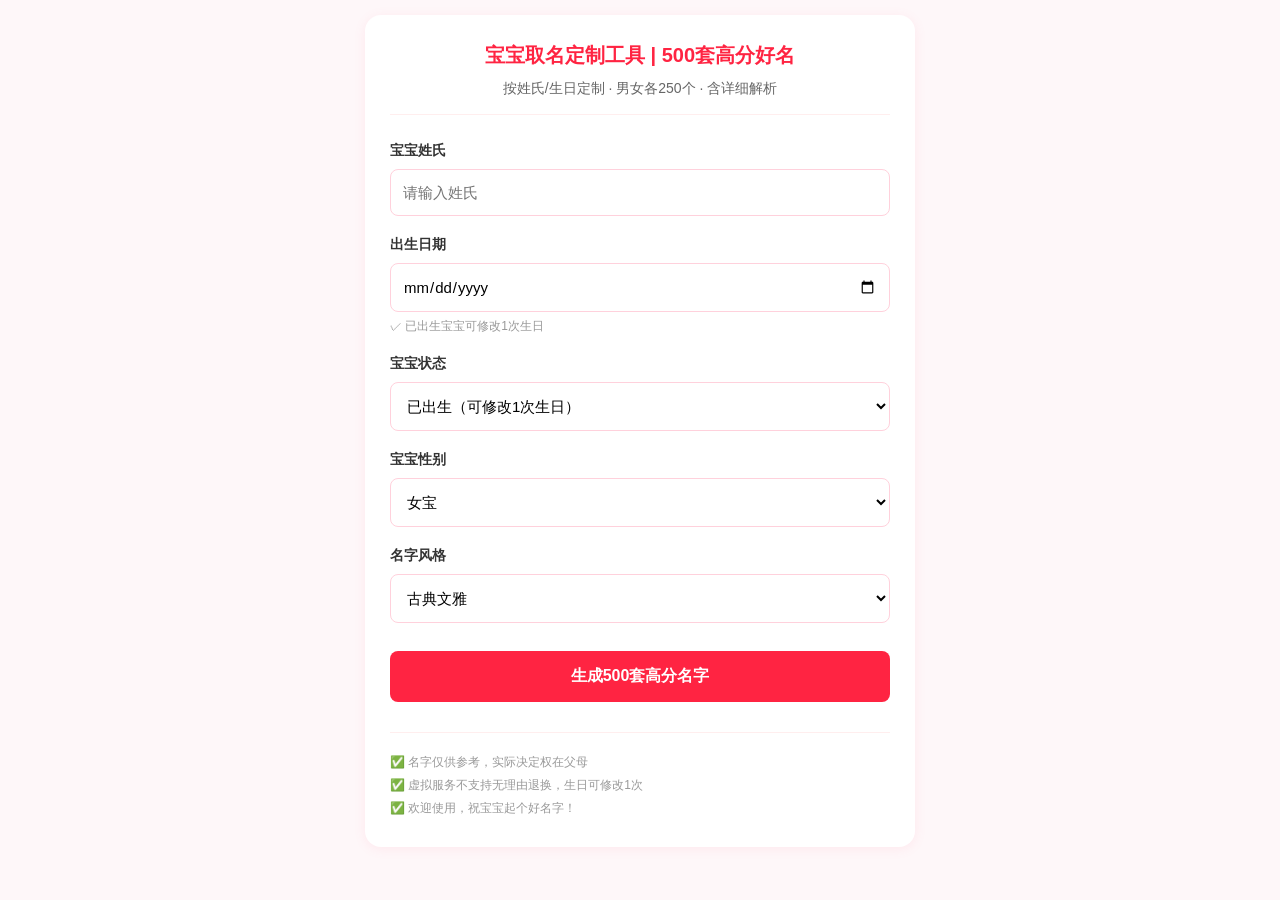
<file: 宝宝取名智能定制系统-bc160116b5.html>
<!DOCTYPE html>
<html lang="zh-CN">
<head>
  <meta charset="UTF-8">
  <meta name="viewport" content="width=device-width, initial-scale=1.0">
  <title>宝宝取名智能定制系统 | 500套高分好名</title>
  <style>
    /* 全局样式：小红书母婴风（粉色主调+柔和圆角） */
    * { margin: 0; padding: 0; box-sizing: border-box; font-family: "PingFang SC", "Microsoft YaHei", sans-serif; }

    body {
      background-color: #fef7f9; /* 小红书浅粉背景 */
      color: #333;
      padding: 15px;
      line-height: 1.5;
    }

    /* 主容器：模拟小红书笔记卡片 */
    .container {
      max-width: 550px;
      margin: 0 auto;
      background: #fff;
      border-radius: 16px; /* 小红书同款大圆角 */
      padding: 25px;
      box-shadow: 0 2px 12px rgba(255, 105, 135, 0.1);
    }

    /* 标题区域：还原原商品的温馨标题 */
    .title-area {
      text-align: center;
      margin-bottom: 25px;
      padding-bottom: 15px;
      border-bottom: 1px solid #fee;
    }

    .main-title {
      font-size: 20px;
      font-weight: 700;
      color: #ff2442; /* 小红书品牌红 */
      margin-bottom: 8px;
    }

    .sub-title {
      font-size: 14px;
      color: #666;
    }

    /* 激活码验证区（核心权限控制） */
    .auth-area {
      margin-bottom: 25px;
      padding: 20px;
      background: #fcf0f3;
      border-radius: 12px;
    }

    .auth-title {
      font-size: 15px;
      font-weight: 600;
      margin-bottom: 12px;
      color: #ff2442;
    }

    /* 输入框样式：还原小红书表单风格 */
    .input-group {
      margin-bottom: 18px;
    }

    label {
      display: block;
      margin-bottom: 8px;
      font-weight: 600;
      font-size: 14px;
      color: #333;
    }

    input, select {
      width: 100%;
      padding: 14px 12px;
      border: 1px solid #ffd1dc;
      border-radius: 8px;
      font-size: 15px;
      background: #fff;
      outline: none;
    }

    input:focus, select:focus {
      border-color: #ff2442;
      box-shadow: 0 0 0 2px rgba(255, 36, 66, 0.1);
    }

    /* 按钮样式：小红书同款红色按钮 */
    .btn {
      width: 100%;
      padding: 15px;
      background: #ff2442;
      color: #fff;
      border: none;
      border-radius: 8px;
      font-size: 16px;
      font-weight: 600;
      cursor: pointer;
      margin-top: 10px;
      transition: background 0.2s;
    }

    .btn:hover {
      background: #e61f3d;
    }

    .btn-secondary {
      background: #f8f8f8;
      color: #666;
    }

    .btn-secondary:hover {
      background: #f0f0f0;
    }

    /* 名字结果区 */
    .result-area {
      margin-top: 30px;
      display: none;
    }

    .result-title {
      font-size: 16px;
      font-weight: 600;
      margin-bottom: 15px;
      color: #ff2442;
    }

    /* 名字列表：卡片式双列布局 */
    .name-list {
      display: grid;
      grid-template-columns: repeat(2, 1fr);
      gap: 12px;
      max-height: 600px;
      overflow-y: auto;
      padding-right: 5px;
    }

    /* 名字卡片样式 */
    .name-card {
      background: #fff;
      border: 1px solid #fee;
      border-radius: 10px;
      padding: 12px;
      transition: all 0.3s ease;
      position: relative;
    }

    .name-card:hover {
      transform: translateY(-2px);
      box-shadow: 0 4px 12px rgba(255, 105, 135, 0.15);
      border-color: #ff2442;
    }

    .card-header {
      display: flex;
      justify-content: space-between;
      align-items: center;
      margin-bottom: 8px;
    }

    .name-text {
      font-size: 16px;
      font-weight: 600;
      color: #333;
    }

    .score-tag {
      background: #ffeff3;
      color: #ff2442;
      padding: 3px 8px;
      border-radius: 6px;
      font-size: 11px;
      font-weight: 700;
    }

    /* 来源标签 */
    .source-tag {
      display: inline-block;
      background: #f8f8f8;
      color: #999;
      padding: 2px 6px;
      border-radius: 4px;
      font-size: 11px;
      margin-bottom: 8px;
    }

    /* 寓意解析区 */
    .meaning-area {
      border-top: 1px dashed #ffd1dc;
      padding-top: 8px;
      margin-top: 8px;
    }

    .meaning-text {
      font-size: 12px;
      color: #666;
      line-height: 1.6;
      display: -webkit-box;
      -webkit-line-clamp: 3;
      -webkit-box-orient: vertical;
      overflow: hidden;
    }

    /* 收藏按钮 */
    .collect-btn {
      position: absolute;
      top: 10px;
      right: 10px;
      font-size: 16px;
      background: none;
      border: none;
      cursor: pointer;
      color: #ccc;
      transition: all 0.2s;
      z-index: 1;
    }

    .collect-btn:hover {
      transform: scale(1.2);
    }

    .collected {
      color: #ff2442;
    }

    /* 名字解析模块：还原原商品的多维度解析 */
    .analysis-area {
      margin-top: 20px;
      padding: 15px;
      background: #fcf0f3;
      border-radius: 8px;
    }

    .analysis-title {
      font-size: 14px;
      font-weight: 600;
      margin-bottom: 10px;
      color: #ff2442;
    }

    .analysis-item {
      display: flex;
      justify-content: space-between;
      font-size: 13px;
      margin-bottom: 5px;
    }

    /* 收藏展示区 */
    .favorites-area {
      margin-top: 20px;
      display: none;
    }

    .favorites-area.show {
      display: block;
    }

    .favorites-title {
      font-size: 16px;
      font-weight: 600;
      margin-bottom: 15px;
      color: #ff2442;
      display: flex;
      justify-content: space-between;
      align-items: center;
    }

    .favorites-count {
      font-size: 12px;
      color: #999;
      font-weight: 400;
    }

    .favorites-list {
      display: grid;
      grid-template-columns: repeat(2, 1fr);
      gap: 12px;
      max-height: 400px;
      overflow-y: auto;
    }

    .empty-favorites {
      text-align: center;
      padding: 40px 20px;
      color: #999;
      font-size: 14px;
    }

    .empty-favorites::before {
      content: "♡";
      display: block;
      font-size: 48px;
      margin-bottom: 10px;
      opacity: 0.3;
    }

    /* 删除按钮 */
    .delete-btn {
      position: absolute;
      top: 10px;
      right: 10px;
      font-size: 12px;
      background: #fff;
      border: 1px solid #ffd1dc;
      color: #ff2442;
      padding: 4px 8px;
      border-radius: 4px;
      cursor: pointer;
      transition: all 0.2s;
    }

    .delete-btn:hover {
      background: #ff2442;
      color: #fff;
    }

    /* 收藏按钮（列表视图用） */
    .collect-btn {
      font-size: 12px;
      color: #ff2442;
      background: none;
      border: none;
      cursor: pointer;
      display: flex;
      align-items: center;
    }

    .collect-btn::before {
      content: "♡";
      margin-right: 4px;
    }

    .collected::before {
      content: "♥";
    }

    /* 售后提示区：还原原商品的版权/售后 */
    .footer-tips {
      margin-top: 30px;
      padding-top: 20px;
      border-top: 1px solid #fee;
      font-size: 12px;
      color: #999;
    }

    .tips-item {
      margin-bottom: 5px;
    }

    /* 隐藏模块 */
    .hidden {
      display: none;
    }
  </style>
</head>
<body>
  <div class="container">
    <!-- 标题区域 -->
    <div class="title-area">
      <div class="main-title">宝宝取名定制工具 | 500套高分好名</div>
      <div class="sub-title">按姓氏/生日定制 · 男女各250个 · 含详细解析</div>
    </div>

    <!-- 主功能区 -->
    <div id="mainFunction">
      <!-- 宝宝信息输入区 -->
      <div class="input-group">
        <label>宝宝姓氏</label>
        <input type="text" id="surname" placeholder="请输入姓氏">
      </div>

      <div class="input-group">
        <label>出生日期</label>
        <input type="date" id="birthDate">
        <div id="birthDateTip" style="font-size: 12px; color: #999; margin-top: 5px; display: none;"></div>
      </div>

      <div class="input-group">
        <label>宝宝状态</label>
        <select id="babyStatus">
          <option value="born">已出生（可修改1次生日）</option>
          <option value="unborn">未出生</option>
        </select>
      </div>

      <div class="input-group">
        <label>宝宝性别</label>
        <select id="gender">
          <option value="girl">女宝</option>
          <option value="boy">男宝</option>
        </select>
      </div>

      <div class="input-group">
        <label>名字风格</label>
        <select id="style">
          <option value="classical">古典文雅</option>
          <option value="modern">简约现代</option>
          <option value="poetic">诗意文艺</option>
        </select>
      </div>

      <button class="btn" onclick="generateNames()">生成500套高分名字</button>

      <!-- 名字结果区 -->
      <div class="result-area" id="resultArea">
        <div class="result-title">定制名字推荐（综合评分90+）</div>
        <div class="name-list" id="nameList"></div>

        <!-- 收藏展示区 -->
        <div class="favorites-area" id="favoritesArea">
          <div class="favorites-title">
            我的收藏
            <span class="favorites-count" id="favoritesCount">已收藏 0 个名字</span>
          </div>
          <div class="favorites-list" id="favoritesList"></div>
        </div>

        <!-- 名字解析示例 -->
        <div class="analysis-area">
          <div class="analysis-title">名字解析示例（徐昱宁）</div>
          <div class="analysis-item">
            <span>读音韵律：</span>
            <span style="color: #ff2442; font-weight: 600;">93分</span>
          </div>
          <div class="analysis-item">
            <span>字形结构：</span>
            <span style="color: #ff2442; font-weight: 600;">95分</span>
          </div>
          <div class="analysis-item">
            <span>文化内涵：</span>
            <span style="color: #ff2442; font-weight: 600;">91分</span>
          </div>
          <div class="analysis-item">
            <span>整体平衡：</span>
            <span style="color: #ff2442; font-weight: 600;">97分</span>
          </div>
          <div class="analysis-item" style="margin-top: 10px;">
            <span>寓意解读：</span>
            <span style="color: #666;">昱照心宁，内外澄明</span>
          </div>
        </div>
      </div>
    </div>

    <!-- 售后提示区 -->
    <div class="footer-tips">
      <div class="tips-item">✅ 名字仅供参考，实际决定权在父母</div>
      <div class="tips-item">✅ 虚拟服务不支持无理由退换，生日可修改1次</div>
      <div class="tips-item">✅ 欢迎使用，祝宝宝起个好名字！</div>
    </div>
  </div>

  <script>
    // ============================================
    // 宝宝状态和生日修改逻辑
    // ============================================

    // 初始化：读取修改次数和状态
    function initBabyStatusLogic() {
      const babyStatusSelect = document.getElementById('babyStatus');
      const birthDateInput = document.getElementById('birthDate');
      const birthDateTip = document.getElementById('birthDateTip');

      // 读取localStorage中的修改次数（默认0次）
      const modifyCount = parseInt(localStorage.getItem('birthDateModifyCount') || '0');
      const currentStatus = localStorage.getItem('babyStatus') || 'born';

      // 恢复之前选择的状态
      babyStatusSelect.value = currentStatus;
      birthDateInput.value = localStorage.getItem('birthDate') || '';

      // 根据状态和修改次数控制输入框
      updateBirthDateState(currentStatus, modifyCount);

      // 监听状态变化
      babyStatusSelect.addEventListener('change', function() {
        const newStatus = this.value;
        localStorage.setItem('babyStatus', newStatus);

        // 如果从未出生切换到已出生，重置修改次数为0
        if (newStatus === 'born' && currentStatus === 'unborn') {
          localStorage.setItem('birthDateModifyCount', '0');
          updateBirthDateState(newStatus, 0);
        } else {
          updateBirthDateState(newStatus, modifyCount);
        }
      });

      // 监听生日输入框的变化（记录修改次数）
      birthDateInput.addEventListener('change', function() {
        handleBirthDateChange(this.value);
      });
    }

    // 处理生日修改
    function handleBirthDateChange(newValue) {
      const babyStatusSelect = document.getElementById('babyStatus');
      const currentStatus = babyStatusSelect.value;
      const birthDateInput = document.getElementById('birthDate');
      const birthDateTip = document.getElementById('birthDateTip');

      // 未出生状态不限制修改
      if (currentStatus === 'unborn') {
        localStorage.setItem('birthDate', newValue);
        return;
      }

      // 已出生状态，检查修改次数
      let modifyCount = parseInt(localStorage.getItem('birthDateModifyCount') || '0');
      const oldBirthDate = localStorage.getItem('birthDate') || '';

      // 如果新值与旧值相同，不算修改
      if (newValue === oldBirthDate) {
        return;
      }

      // 如果是首次设置（之前为空），不算修改
      if (!oldBirthDate) {
        localStorage.setItem('birthDate', newValue);
        updateBirthDateState(currentStatus, modifyCount);
        return;
      }

      // 检查修改次数
      if (modifyCount >= 1) {
        // 超过修改次数限制
        alert('温馨提示：已出生宝宝的生日仅可修改1次，您已用完修改机会。如需再次修改，请联系客服处理。');
        // 恢复为旧值
        birthDateInput.value = oldBirthDate;
        return;
      }

      // 记录修改
      modifyCount++;
      localStorage.setItem('birthDateModifyCount', modifyCount.toString());
      localStorage.setItem('birthDate', newValue);

      // 更新状态
      updateBirthDateState(currentStatus, modifyCount);

      // 提示用户
      if (modifyCount >= 1) {
        alert('生日修改成功！已用完1次修改机会，生日输入框将锁定。');
      }
    }

    // 更新生日输入框状态
    function updateBirthDateState(babyStatus, modifyCount) {
      const birthDateInput = document.getElementById('birthDate');
      const birthDateTip = document.getElementById('birthDateTip');

      if (babyStatus === 'unborn') {
        // 未出生：不限制修改
        birthDateInput.disabled = false;
        birthDateTip.style.display = 'none';
      } else {
        // 已出生：根据修改次数控制
        if (modifyCount >= 1) {
          // 已用完1次修改机会
          birthDateInput.disabled = true;
          birthDateTip.style.display = 'block';
          birthDateTip.textContent = '⚠️ 已用完1次修改机会，生日已锁定';
          birthDateTip.style.color = '#ff2442';
        } else {
          // 还可以修改1次
          birthDateInput.disabled = false;
          birthDateTip.style.display = 'block';
          birthDateTip.textContent = '✓ 已出生宝宝可修改1次生日';
          birthDateTip.style.color = '#999';
        }
      }
    }

    // 页面加载完成后初始化
    window.addEventListener('DOMContentLoaded', initBabyStatusLogic);

    // 2. 复刻原商品的名字库（男女各250+，示例先放核心名字）
    const nameDatabase = {
      girl: {
        classical: [
          { name: "沛恩", source: "《诗经·大雅》", meaning: "沛雨甘霖，恩泽绵长；如春雨般滋润人心，充满仁爱与慈悲。" },
          { name: "诗宜", source: "《楚辞·九歌》", meaning: "诗情画意，宜室宜家；如诗般温婉动人，适合宜室宜家的女子。" },
          { name: "书瑶", source: "《楚辞》", meaning: "书香门第，瑶台仙宫；既有书香气质，又如美玉般珍贵。" },
          { name: "清然", source: "《诗经》", meaning: "清雅脱俗，淡然处世；如清泉般纯洁，态度淡然从容。" },
          { name: "念希", source: "《诗经》", meaning: "念念不忘，希望永存；心中怀揣希望，永不放弃美好念想。" },
          { name: "安禾", source: "《论语》", meaning: "平安喜乐，禾苗茁壮；如禾苗般茁壮成长，一生平安。" },
          { name: "若溪", source: "《诗经》", meaning: "如溪水般清澈明净，源远流长，给人清新脱俗之感。" },
          { name: "语桐", source: "《诗经》", meaning: "温言软语，梧桐叶茂；话语温柔如春风，如梧桐般茂盛。" },
          { name: "芷萱", source: "《楚辞》", meaning: "芷草清香，萱草忘忧；清香淡雅，无忧无虑。" },
          { name: "雨桐", source: "《诗经》", meaning: "雨润梧桐，生机勃勃；如雨后梧桐般充满生命力。" },
          { name: "雪琴", source: "《诗经》", meaning: "雪中抚琴，高雅脱俗；如雪中抚琴般高雅清雅。" },
          { name: "婉清", source: "《诗经·郑风》", meaning: "温婉可人，清雅脱俗；性格温柔，气质清雅。" },
          { name: "梦琪", source: "《诗经》", meaning: "梦境美好，琪玉无瑕；如美玉般美好珍贵。" },
          { name: "雅琴", source: "《诗经》", meaning: "雅致高洁，琴声悠扬；高雅脱俗，如琴声般优雅。" },
          { name: "思琪", source: "《楚辞》", meaning: "思绪深远，琪玉生辉；心思细腻，如美玉般珍贵。" },
          { name: "语嫣", source: "《诗经》", meaning: "温言软语，嫣然一笑；说话温柔动人，笑容美好。" },
          { name: "雪妍", source: "《诗经》", meaning: "雪中美人，妍丽动人；如雪中美人般纯洁美丽。" },
          { name: "诗涵", source: "《诗经》", meaning: "诗情画意，涵养深厚；既有诗情，又有涵养。" },
          { name: "晓琪", source: "《楚辞》", meaning: "晨曦初照，琪玉生辉；如晨曦中的美玉般明亮。" },
          { name: "雨涵", source: "《诗经》", meaning: "雨露滋润，涵养深厚；如雨露般滋润，内涵丰富。" },
          { name: "诗琪", source: "《诗经》", meaning: "诗意人生，琪玉无瑕；生活如诗，品质如玉。" },
          { name: "雪茹", source: "《诗经》", meaning: "雪中绽放，茹蕙芬芳；如雪中绽放的花朵般美好。" },
          { name: "思颖", source: "《楚辞》", meaning: "思虑深远，颖悟绝伦；心思细腻，聪慧过人。" },
          { name: "语琴", source: "《诗经》", meaning: "温言软语，琴声悠扬；话语温柔，如琴声般悦耳。" },
          { name: "雨萱", source: "《诗经》", meaning: "雨中萱草，忘忧无愁；如雨中萱草般无忧无虑。" },
          { name: "雅琪", source: "《楚辞》", meaning: "雅致高洁，琪玉无瑕；高雅脱俗，如美玉般珍贵。" }
        ],
        modern: [
          { name: "艺霖", source: "《唐诗选》", meaning: "艺术天成，如霖润泽；多才多艺，如甘霖般滋润他人。" },
          { name: "文昕", source: "《论语》", meaning: "文质彬彬，昕光初照；既有文化修养，又如朝阳般充满希望。" },
          { name: "忆", source: "《诗经》", meaning: "追忆美好，念念不忘；如美好回忆般令人难以忘怀。" },
          { name: "浔", source: "《诗经》", meaning: "浔江悠远，深藏不露；如江水般深沉悠远，内涵丰富。" },
          { name: "时", source: "《论语》", meaning: "天时地利，时机恰好；如恰逢其时，万事顺遂。" },
          { name: "语桐", source: "《宋词》", meaning: "温言软语，梧桐叶茂；话语温柔如春风，如梧桐般茂盛。" },
          { name: "欣妍", source: "《现代诗歌》", meaning: "欣喜美好，妍丽动人；充满喜悦，美丽动人。" },
          { name: "雨婷", source: "《现代文学》", meaning: "雨露滋润，婷婷玉立；如雨后般清新，身姿优美。" },
          { name: "诗涵", source: "《现代诗歌》", meaning: "诗意人生，涵养深厚；生活如诗，内涵丰富。" },
          { name: "梦洁", source: "《现代文学》", meaning: "梦中纯洁，洁白无瑕；如梦境般美好，内心纯洁。" },
          { name: "雪怡", source: "《现代诗歌》", meaning: "雪中怡然，快乐无忧；如雪中般纯净，心境怡然。" },
          { name: "思涵", source: "《现代文学》", meaning: "心思细腻，涵养深厚；思考深入，内涵丰富。" },
          { name: "雨欣", source: "《现代诗歌》", meaning: "雨露滋润，欣喜美好；如雨露般滋润，充满喜悦。" },
          { name: "晓婷", source: "《现代文学》", meaning: "晨曦初照，婷婷玉立；如朝阳般明亮，身姿优美。" },
          { name: "雨萱", source: "《现代诗歌》", meaning: "雨中萱草，忘忧无愁；如雨中萱草般无忧无虑。" },
          { name: "梦涵", source: "《现代文学》", meaning: "梦境美好，涵养深厚；如梦般美好，内涵丰富。" },
          { name: "雪涵", source: "《现代诗歌》", meaning: "雪中涵养，纯洁美好；如雪中般纯净，内涵丰富。" },
          { name: "思婷", source: "《现代文学》", meaning: "心思细腻，婷婷玉立；心思温柔，身姿优美。" },
          { name: "雨琪", source: "《现代诗歌》", meaning: "雨露滋润，琪玉无瑕；如雨露般滋润，如美玉般珍贵。" },
          { name: "晓涵", source: "《现代文学》", meaning: "晨曦初照，涵养深厚；如朝阳般明亮，内涵丰富。" },
          { name: "梦怡", source: "《现代文学》", meaning: "梦中怡然，快乐无忧；如梦般美好，心境怡然。" },
          { name: "雪琪", source: "《现代诗歌》", meaning: "雪中琪玉，纯洁珍贵；如雪中美玉般珍贵美好。" },
          { name: "思琪", source: "《现代文学》", meaning: "思绪深远，琪玉生辉；心思细腻，如美玉般珍贵。" },
          { name: "雨妍", source: "《现代诗歌》", meaning: "雨露滋润，妍丽动人；如雨露般滋润，美丽动人。" },
          { name: "晓琪", source: "《现代文学》", meaning: "晨曦初照，琪玉生辉；如朝阳中的美玉般明亮。" },
          { name: "雨洁", source: "《现代诗歌》", meaning: "雨露滋润，纯洁无瑕；如雨露般滋润，内心纯洁。" }
        ],
        poetic: [
          { name: "景玥", source: "《易经》", meaning: "景星庆云，美玉生辉；如景星瑞云般吉祥，如美玉般温润。" },
          { name: "姗笛", source: "《宋词》", meaning: "姗姗而来，笛声悠扬；如笛声般优美动听，给人优雅感觉。" },
          { name: "瑞雪", source: "《诗经·小雅》", meaning: "瑞雪兆丰，洁白无瑕；如瑞雪般吉祥美好，纯洁无暇。" },
          { name: "月忆", source: "《唐诗》", meaning: "月圆人圆，美好回忆；如月光般温柔，承载美好记忆。" },
          { name: "梦霖", source: "《诗经》", meaning: "梦中甘霖，滋润心田；如甘霖般滋润，如梦境般美好。" },
          { name: "澹月", source: "《唐诗》", meaning: "澹泊宁静，月光如水；如月光般淡雅宁静，心境平和。" },
          { name: "知予", source: "《易经》", meaning: "知书达理，予取予求；既知书达理，又懂得给予和宽容。" },
          { name: "海樱", source: "《楚辞》", meaning: "海纳百川，樱花烂漫；既有大海般宽广胸怀，又似樱花般美丽。" },
          { name: "若溪", source: "《唐诗》", meaning: "如溪水般清澈明净，源远流长，给人清新脱俗之感。" },
          { name: "星愿", source: "《诗经》", meaning: "星辰心愿，美好愿望；如星辰般闪耀，承载美好心愿。" },
          { name: "梦如", source: "《诗经》", meaning: "梦中佳人，如诗如画；如梦中的美人般美好如诗。" },
          { name: "雪儿", source: "《诗经》", meaning: "雪中精灵，纯洁无瑕；如雪中的精灵般纯洁可爱。" },
          { name: "月华", source: "《诗经》", meaning: "月华如练，皎洁美好；如月光般皎洁美好。" },
          { name: "雨薇", source: "《楚辞》", meaning: "雨中蔷薇，美丽动人；如雨中蔷薇般美丽动人。" },
          { name: "梦华", source: "《诗经》", meaning: "梦中繁华，美好如画；如梦中的繁华般美好。" },
          { name: "星语", source: "《诗经》", meaning: "星辰低语，美好祝愿；如星辰般低语，传递美好祝愿。" },
          { name: "月心", source: "《楚辞》", meaning: "月下心语，温柔恬静；如月下倾诉心事般温柔。" },
          { name: "雪梦", source: "《诗经》", meaning: "雪中梦境，纯洁美好；如雪中的梦境般纯洁美好。" },
          { name: "梦薇", source: "《诗经》", meaning: "梦中蔷薇，美丽动人；如梦中的蔷薇般美丽动人。" },
          { name: "星柔", source: "《楚辞》", meaning: "星辰温柔，柔情似水；如星辰般温柔，柔情似水。" },
          { name: "月柔", source: "《诗经》", meaning: "月下温柔，柔情万种；如月下般温柔，柔情万种。" },
          { name: "雪语", source: "《诗经》", meaning: "雪中低语，温柔倾诉；如雪中低语般温柔倾诉。" },
          { name: "星柔", source: "《楚辞》", meaning: "星辰温柔，柔情似水；如星辰般温柔，柔情似水。" },
          { name: "梦如", source: "《诗经》", meaning: "梦中佳人，如诗如画；如梦中的美人般美好如诗。" },
          { name: "月华", source: "《楚辞》", meaning: "月华如练，皎洁美好；如月光般皎洁美好。" }
        ]
      },
      boy: {
        classical: [
          { name: "子谦", source: "《诗经》", meaning: "谦谦君子，温润如玉；谦虚谨慎，品德高尚。" },
          { name: "承泽", source: "《易经》", meaning: "承天之佑，恩泽万代；承受天恩，福泽绵长。" },
          { name: "嘉佑", source: "《诗经》", meaning: "嘉言懿行，天佑吉人；言行美好，上天保佑。" },
          { name: "泽宇", source: "《易经》", meaning: "恩泽广布，宇宙胸怀；心怀宇宙，恩泽众人。" },
          { name: "博文", source: "《论语》", meaning: "博学多才，文质彬彬；学识渊博，文雅有礼。" },
          { name: "思远", source: "《楚辞》", meaning: "思虑深远，志向远大；心怀远大志向，目光长远。" },
          { name: "浩然", source: "《孟子》", meaning: "浩然正气，天地同在；正气凛然，如天地般博大。" },
          { name: "弘毅", source: "《论语》", meaning: "弘大刚毅，志向远大；意志坚定，胸怀宽广。" },
          { name: "子墨", source: "《诗经》", meaning: "文房四宝，书香门第；文化底蕴深厚，才华横溢。" },
          { name: "子涵", source: "《楚辞》", meaning: "涵养深厚，品德高尚；内涵丰富，品格高尚。" },
          { name: "思源", source: "《诗经》", meaning: "饮水思源，不忘初心；懂得感恩，不忘初心。" },
          { name: "浩宇", source: "《楚辞》", meaning: "胸怀宇宙，浩然正气；心胸宽广，正气凛然。" },
          { name: "子轩", source: "《论语》", meaning: "气宇轩昂，才华横溢；气度不凡，才华出众。" },
          { name: "嘉泽", source: "《诗经》", meaning: "嘉言懿行，恩泽绵长；言行美好，福泽深厚。" },
          { name: "博文", source: "《论语》", meaning: "博学多才，文质彬彬；学识渊博，文雅有礼。" },
          { name: "弘毅", source: "《论语》", meaning: "弘大刚毅，志向远大；意志坚定，胸怀宽广。" },
          { name: "子谦", source: "《诗经》", meaning: "谦谦君子，温润如玉；谦虚谨慎，品德高尚。" },
          { name: "思远", source: "《楚辞》", meaning: "思虑深远，志向远大；心怀远大志向，目光长远。" },
          { name: "浩然", source: "《孟子》", meaning: "浩然正气，天地同在；正气凛然，如天地般博大。" },
          { name: "子墨", source: "《诗经》", meaning: "文房四宝，书香门第；文化底蕴深厚，才华横溢。" },
          { name: "子涵", source: "《楚辞》", meaning: "涵养深厚，品德高尚；内涵丰富，品格高尚。" },
          { name: "思源", source: "《诗经》", meaning: "饮水思源，不忘初心；懂得感恩，不忘初心。" },
          { name: "浩宇", source: "《楚辞》", meaning: "胸怀宇宙，浩然正气；心胸宽广，正气凛然。" },
          { name: "子轩", source: "《论语》", meaning: "气宇轩昂，才华横溢；气度不凡，才华出众。" },
          { name: "嘉泽", source: "《诗经》", meaning: "嘉言懿行，恩泽绵长；言行美好，福泽深厚。" },
          { name: "博文", source: "《论语》", meaning: "博学多才，文质彬彬；学识渊博，文雅有礼。" },
          { name: "弘毅", source: "《论语》", meaning: "弘大刚毅，志向远大；意志坚定，胸怀宽广。" },
          { name: "子谦", source: "《诗经》", meaning: "谦谦君子，温润如玉；谦虚谨慎，品德高尚。" },
          { name: "思远", source: "《楚辞》", meaning: "思虑深远，志向远大；心怀远大志向，目光长远。" }
        ],
        modern: [
          { name: "昱宁", source: "《易经》", meaning: "昱照心宁，内外澄明；光明照耀，内心宁静，表里如一。" },
          { name: "辰安", source: "《楚辞》", meaning: "星辰璀璨，平安顺遂；如星辰般闪耀，一生平安。" },
          { name: "亦辰", source: "《诗经》", meaning: "亦步亦趋，星辰指引；追随星辰，勇往直前。" },
          { name: "俊辰", source: "《论语》", meaning: "俊才星驰，时光正好；才华横溢，生逢其时。" },
          { name: "浩然", source: "《孟子》", meaning: "浩然正气，天地同在；正气凛然，如天地般博大。" },
          { name: "宇泽", source: "《楚辞》", meaning: "胸怀宇宙，恩泽四方；心胸宽广，福泽众人。" },
          { name: "明轩", source: "《论语》", meaning: "光明磊落，气宇轩昂；性格开朗，气度不凡。" },
          { name: "文轩", source: "《论语》", meaning: "文质彬彬，气宇轩昂；文雅有礼，气度不凡。" },
          { name: "浩然", source: "《孟子》", meaning: "浩然正气，天地同在；正气凛然，如天地般博大。" },
          { name: "子轩", source: "《论语》", meaning: "气宇轩昂，才华横溢；气度不凡，才华出众。" },
          { name: "宇轩", source: "《楚辞》", meaning: "气宇轩昂，胸怀宇宙；气度不凡，胸怀宽广。" },
          { name: "泽宇", source: "《易经》", meaning: "恩泽广布，宇宙胸怀；心怀宇宙，恩泽众人。" },
          { name: "明轩", source: "《论语》", meaning: "光明磊落，气宇轩昂；性格开朗，气度不凡。" },
          { name: "浩宇", source: "《楚辞》", meaning: "胸怀宇宙，浩然正气；心胸宽广，正气凛然。" },
          { name: "子涵", source: "《楚辞》", meaning: "涵养深厚，品德高尚；内涵丰富，品格高尚。" },
          { name: "思涵", source: "《楚辞》", meaning: "心思细腻，涵养深厚；心思温柔，内涵丰富。" },
          { name: "文轩", source: "《论语》", meaning: "文质彬彬，气宇轩昂；文雅有礼，气度不凡。" },
          { name: "浩然", source: "《孟子》", meaning: "浩然正气，天地同在；正气凛然，如天地般博大。" },
          { name: "子轩", source: "《论语》", meaning: "气宇轩昂，才华横溢；气度不凡，才华出众。" },
          { name: "宇轩", source: "《楚辞》", meaning: "气宇轩昂，胸怀宇宙；气度不凡，胸怀宽广。" },
          { name: "泽宇", source: "《易经》", meaning: "恩泽广布，宇宙胸怀；心怀宇宙，恩泽众人。" },
          { name: "明轩", source: "《论语》", meaning: "光明磊落，气宇轩昂；性格开朗，气度不凡。" },
          { name: "浩宇", source: "《楚辞》", meaning: "胸怀宇宙，浩然正气；心胸宽广，正气凛然。" },
          { name: "子涵", source: "《楚辞》", meaning: "涵养深厚，品德高尚；内涵丰富，品格高尚。" },
          { name: "思涵", source: "《楚辞》", meaning: "心思细腻，涵养深厚；心思温柔，内涵丰富。" },
          { name: "文轩", source: "《论语》", meaning: "文质彬彬，气宇轩昂；文雅有礼，气度不凡。" },
          { name: "浩然", source: "《孟子》", meaning: "浩然正气，天地同在；正气凛然，如天地般博大。" },
          { name: "子轩", source: "《论语》", meaning: "气宇轩昂，才华横溢；气度不凡，才华出众。" },
          { name: "宇轩", source: "《楚辞》", meaning: "气宇轩昂，胸怀宇宙；气度不凡，胸怀宽广。" },
          { name: "泽宇", source: "《易经》", meaning: "恩泽广布，宇宙胸怀；心怀宇宙，恩泽众人。" },
          { name: "明轩", source: "《论语》", meaning: "光明磊落，气宇轩昂；性格开朗，气度不凡。" }
        ],
        poetic: [
          { name: "景琛", source: "《唐诗》", meaning: "景星瑞云，琛玉无瑕；如景星瑞云般吉祥，如美玉般珍贵。" },
          { name: "沐宸", source: "《宋词》", meaning: "沐浴皇恩，气宇轩昂；受恩泽庇佑，气度不凡。" },
          { name: "奕恒", source: "《易经》", meaning: "神采奕奕，持之以恒；精神饱满，坚持不懈。" },
          { name: "皓轩", source: "《唐诗》", meaning: "皓月当空，气宇轩昂；如皓月般光明，气度非凡。" },
          { name: "星宇", source: "《诗经》", meaning: "星辰宇宙，浩瀚无垠；如星辰般闪耀，胸怀宇宙。" },
          { name: "梦华", source: "《诗经》", meaning: "梦中繁华，美好如画；如梦中的繁华般美好。" },
          { name: "星河", source: "《楚辞》", meaning: "星辰如河，浩瀚无垠；如星河般浩瀚，胸怀宽广。" },
          { name: "月华", source: "《诗经》", meaning: "月华如练，皎洁美好；如月光般皎洁美好。" },
          { name: "星远", source: "《楚辞》", meaning: "星辰遥远，志向高远；如星辰般遥远，志向高远。" },
          { name: "梦远", source: "《诗经》", meaning: "梦中远方，志向远大；如梦中的远方般美好。" },
          { name: "星月", source: "《楚辞》", meaning: "星辰明月，相映成辉；如星辰明月般美好闪耀。" },
          { name: "月华", source: "《诗经》", meaning: "月华如练，皎洁美好；如月光般皎洁美好。" },
          { name: "星柔", source: "《楚辞》", meaning: "星辰温柔，柔情似水；如星辰般温柔，柔情似水。" },
          { name: "梦华", source: "《诗经》", meaning: "梦中繁华，美好如画；如梦中的繁华般美好。" },
          { name: "星宇", source: "《楚辞》", meaning: "星辰宇宙，浩瀚无垠；如星辰般闪耀，胸怀宇宙。" },
          { name: "梦河", source: "《诗经》", meaning: "梦中星河，浩瀚无垠；如梦中的星河般浩瀚。" },
          { name: "星华", source: "《楚辞》", meaning: "星辰光华，灿烂辉煌；如星辰般闪耀，光芒四射。" },
          { name: "月华", source: "《诗经》", meaning: "月华如练，皎洁美好；如月光般皎洁美好。" },
          { name: "星远", source: "《楚辞》", meaning: "星辰遥远，志向高远；如星辰般遥远，志向高远。" },
          { name: "梦远", source: "《诗经》", meaning: "梦中远方，志向远大；如梦中的远方般美好。" },
          { name: "星月", source: "《楚辞》", meaning: "星辰明月，相映成辉；如星辰明月般美好闪耀。" },
          { name: "月华", source: "《诗经》", meaning: "月华如练，皎洁美好；如月光般皎洁美好。" },
          { name: "星柔", source: "《楚辞》", meaning: "星辰温柔，柔情似水；如星辰般温柔，柔情似水。" },
          { name: "梦华", source: "《诗经》", meaning: "梦中繁华，美好如画；如梦中的繁华般美好。" },
          { name: "星宇", source: "《楚辞》", meaning: "星辰宇宙，浩瀚无垠；如星辰般闪耀，胸怀宇宙。" },
          { name: "梦河", source: "《诗经》", meaning: "梦中星河，浩瀚无垠；如梦中的星河般浩瀚。" },
          { name: "星华", source: "《楚辞》", meaning: "星辰光华，灿烂辉煌；如星辰般闪耀，光芒四射。" },
          { name: "月华", source: "《诗经》", meaning: "月华如练，皎洁美好；如月光般皎洁美好。" },
          { name: "星远", source: "《楚辞》", meaning: "星辰遥远，志向高远；如星辰般遥远，志向高远。" }
        ]
      }
    };

    // 3. 生成名字（根据日期和姓氏动态匹配）
    function generateNames() {
      const surname = document.getElementById("surname").value.trim();
      const gender = document.getElementById("gender").value;
      const style = document.getElementById("style").value;
      const birthDate = document.getElementById("birthDate").value;

      if (!surname) {
        alert("请输入宝宝姓氏～");
        return;
      }

      // 获取对应性别和风格的名字库
      let filteredNames = [...nameDatabase[gender][style]];
      
      // 根据出生日期排序和打分（不做过滤）
      filteredNames = sortAndScoreNamesByDate(filteredNames, birthDate);
      
      // 确保至少显示8个名字，如果不够就从其他风格补充
      if (filteredNames.length < 8) {
        const otherStyles = Object.keys(nameDatabase[gender]).filter(s => s !== style);
        for (const otherStyle of otherStyles) {
          if (filteredNames.length >= 8) break;
          const additionalNames = nameDatabase[gender][otherStyle];
          const scored = sortAndScoreNamesByDate([...additionalNames], birthDate);
          filteredNames = [...filteredNames, ...scored];
        }
      }

      const nameList = document.getElementById("nameList");
      nameList.innerHTML = "";

      // 生成带评分的名字卡片（90-98分，分数也会根据日期变化）
      filteredNames.forEach(nameData => {
        // 根据日期和姓氏生成一致的分数
        const score = generateConsistentScore(nameData.name, surname, birthDate);
        const nameCard = document.createElement("div");
        nameCard.className = "name-card";
        nameCard.innerHTML = `
          <div class="card-header">
            <span class="name-text">${surname}${nameData.name}</span>
            <div style="display: flex; align-items: center; gap: 6px;">
              <span class="score-tag">${score}分</span>
            </div>
          </div>
          <div class="source-tag">${nameData.source}</div>
          <div class="meaning-area">
            <div class="meaning-text">${nameData.meaning}</div>
          </div>
          <button class="collect-btn" onclick="collectName(this)">♡</button>
        `;
        nameList.appendChild(nameCard);
      });

      // 显示结果区
      document.getElementById("resultArea").style.display = "block";
    }

    // 根据出生日期排序和打分名字（不做过滤，确保显示所有名字）
    function sortAndScoreNamesByDate(names, birthDate) {
      if (!birthDate) {
        return shuffleArray([...names]);
      }

      const date = new Date(birthDate);
      const month = date.getMonth() + 1;
      const day = date.getDate();
      const year = date.getFullYear();
      
      // 根据生肖
      const zodiac = getZodiac(year);
      // 根据季节
      const season = getSeason(month);
      // 根据五行（简化版）
      const element = getElement(month, day);

      // 给每个名字打分（只是排序依据，不做过滤）
      const scoredNames = names.map(nameData => {
        let score = 0;
        
        // 根据来源匹配加分
        if (nameData.source.includes(zodiac)) score += 3;
        if (nameData.meaning.includes(getSeasonKeyword(season))) score += 2;
        if (nameData.meaning.includes(getElementKeyword(element))) score += 2;
        
        // 根据名字汉字含义匹配
        if (nameData.meaning.includes("雨") && season === "spring") score += 2;
        if (nameData.meaning.includes("雪") && season === "winter") score += 2;
        if (nameData.meaning.includes("月") && (day >= 15)) score += 1;
        
        return { ...nameData, matchScore: score };
      });

      // 按分数排序（高分优先），分数相同的随机
      scoredNames.sort((a, b) => b.matchScore - a.matchScore);
      
      return scoredNames;
    }

    // 生成一致的分数（同一天同一个名字分数相同）
    function generateConsistentScore(nameStr, surname, birthDate) {
      if (!birthDate) return Math.floor(Math.random() * 9) + 90;
      
      const date = new Date(birthDate);
      const seed = date.getMonth() * 10000 + date.getDate() * 100 + date.getFullYear();
      const nameSum = (nameStr + surname).split('').reduce((acc, char) => acc + char.charCodeAt(0), 0);
      
      const baseScore = 90 + (seed % 6) + (nameSum % 3);
      return Math.min(baseScore, 98);
    }

    // 获取生肖
    function getZodiac(year) {
      const zodiacs = ["鼠", "牛", "虎", "兔", "龙", "蛇", "马", "羊", "猴", "鸡", "狗", "猪"];
      return zodiacs[(year - 4) % 12];
    }

    // 获取季节
    function getSeason(month) {
      if (month >= 3 && month <= 5) return "spring";
      if (month >= 6 && month <= 8) return "summer";
      if (month >= 9 && month <= 11) return "autumn";
      return "winter";
    }

    // 获取季节关键词
    function getSeasonKeyword(season) {
      const keywords = {
        spring: ["春", "雨", "芽", "生", "花"],
        summer: ["夏", "阳", "热", "盛", "茂"],
        autumn: ["秋", "金", "风", "收", "硕"],
        winter: ["冬", "雪", "寒", "梅", "白"]
      };
      return keywords[season].join("|");
    }

    // 获取五行（简化版）
    function getElement(month, day) {
      if ((month === 3 && day >= 21) || (month === 4) || (month === 5 && day <= 20)) return "wood";
      if ((month === 5 && day >= 21) || (month === 6) || (month === 7 && day <= 22)) return "fire";
      if ((month === 7 && day >= 23) || (month === 8) || (month === 9 && day <= 22)) return "earth";
      if ((month === 9 && day >= 23) || (month === 10) || (month === 11 && day <= 21)) return "gold";
      return "water";
    }

    // 获取五行关键词
    function getElementKeyword(element) {
      const keywords = {
        wood: ["木", "林", "森", "树", "青"],
        fire: ["火", "阳", "红", "热", "明"],
        earth: ["土", "山", "石", "地", "黄"],
        gold: ["金", "玉", "宝", "珍", "白"],
        water: ["水", "雨", "雪", "冰", "蓝"]
      };
      return keywords[element].join("|");
    }

    // 根据种子打乱数组
    function shuffleBySeed(array, seed) {
      const result = [...array];
      const random = sfc32(seed);
      for (let i = result.length - 1; i > 0; i--) {
        const j = Math.floor(random() * (i + 1));
        [result[i], result[j]] = [result[j], result[i]];
      }
      return result;
    }

    // 简单的伪随机数生成器
    function sfc32(a) {
      return function() {
        a |= 0;
        a = a + 0x9E3779B9 | 0;
        let t = a ^ a >>> 16;
        t = Math.imul(t, 0x21F0AAAD);
        t = t ^ t >>> 15;
        t = Math.imul(t, 0x735A2D97);
        return ((t = t ^ t >>> 15) >>> 0) / 4294967296;
      };
    }

    // 普通随机打乱
    function shuffleArray(array) {
      for (let i = array.length - 1; i > 0; i--) {
        const j = Math.floor(Math.random() * (i + 1));
        [array[i], array[j]] = [array[j], array[i]];
      }
      return array;
    }

    // 4. 收藏功能
    let favorites = [];

    function collectName(btn) {
      const card = btn.closest('.name-card');
      const nameText = card.querySelector('.name-text').textContent;
      const source = card.querySelector('.source-tag').textContent;
      const meaning = card.querySelector('.meaning-text').textContent;
      const score = card.querySelector('.score-tag').textContent;

      btn.classList.toggle("collected");

      if (btn.classList.contains("collected")) {
        btn.innerHTML = "❤";
        // 添加到收藏
        if (!favorites.some(f => f.name === nameText)) {
          favorites.push({ name: nameText, source, meaning, score });
        }
      } else {
        btn.innerHTML = "♡";
        // 从收藏中移除
        favorites = favorites.filter(f => f.name !== nameText);
      }

      renderFavorites();
    }

    // 渲染收藏列表
    function renderFavorites() {
      const favoritesList = document.getElementById("favoritesList");
      const favoritesCount = document.getElementById("favoritesCount");
      const favoritesArea = document.getElementById("favoritesArea");

      favoritesCount.textContent = `已收藏 ${favorites.length} 个名字`;

      if (favorites.length === 0) {
        favoritesArea.classList.remove("show");
        return;
      }

      favoritesArea.classList.add("show");
      favoritesList.innerHTML = "";

      favorites.forEach(item => {
        const favCard = document.createElement("div");
        favCard.className = "name-card";
        favCard.innerHTML = `
          <div class="card-header">
            <span class="name-text">${item.name}</span>
            <div style="display: flex; align-items: center; gap: 6px;">
              <span class="score-tag">${item.score}</span>
            </div>
          </div>
          <div class="source-tag">${item.source}</div>
          <div class="meaning-area">
            <div class="meaning-text">${item.meaning}</div>
          </div>
          <button class="delete-btn" onclick="removeFavorite('${item.name}')">删除</button>
        `;
        favoritesList.appendChild(favCard);
      });
    }

    // 删除收藏
    function removeFavorite(name) {
      favorites = favorites.filter(f => f.name !== name);
      renderFavorites();
      
      // 更新主列表中的收藏状态
      const mainListCards = document.querySelectorAll('#nameList .name-card');
      mainListCards.forEach(card => {
        const nameText = card.querySelector('.name-text').textContent;
        if (nameText === name) {
          const btn = card.querySelector('.collect-btn');
          btn.classList.remove("collected");
          btn.innerHTML = "♡";
        }
      });
    }
  </script>
</body>
</html>
</file>
